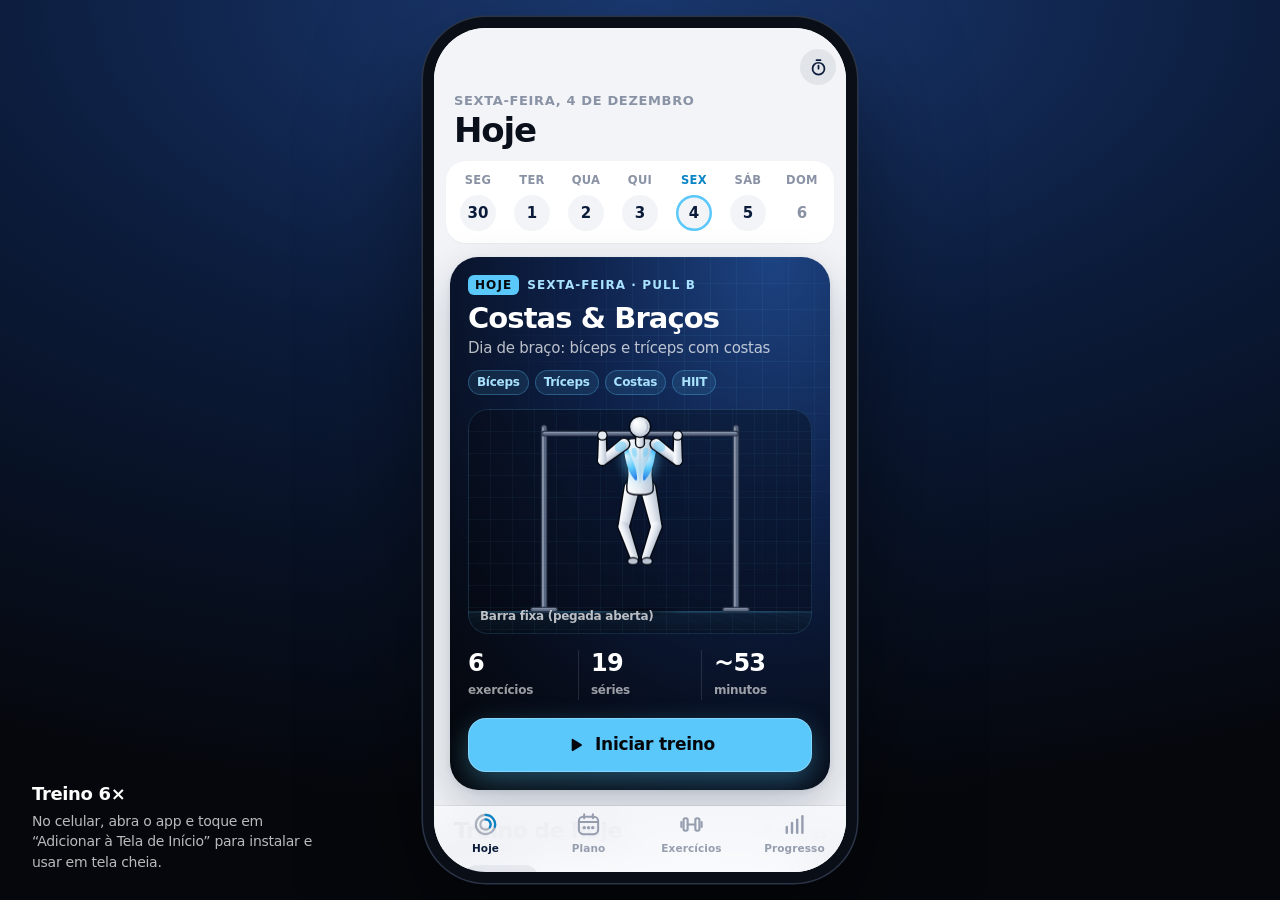
<file: index.html>
<!DOCTYPE html>
<html lang="pt-BR">
<head>
<meta charset="utf-8">
<meta name="viewport" content="width=device-width, initial-scale=1, viewport-fit=cover, user-scalable=no">
<meta name="theme-color" content="#F2F4F7">
<meta name="apple-mobile-web-app-capable" content="yes">
<meta name="mobile-web-app-capable" content="yes">
<meta name="apple-mobile-web-app-status-bar-style" content="default">
<meta name="apple-mobile-web-app-title" content="Treino 6×">
<meta name="application-name" content="Treino 6×">
<meta name="description" content="App de treino de 6 dias com animações, cronômetro e timer de descanso.">
<title>Treino 6×</title>
<link rel="apple-touch-icon" href="icons/apple-touch-icon.png">
<link rel="icon" href="data:image/svg+xml,%3Csvg xmlns='http://www.w3.org/2000/svg' viewBox='0 0 32 32'%3E%3Crect width='32' height='32' rx='9' fill='%230B1B3A'/%3E%3Cpath d='M11 16h10M8.5 12v8M23.5 12v8M5.5 14v4M26.5 14v4' stroke='%235AC8FA' stroke-width='2.6' stroke-linecap='round'/%3E%3C/svg%3E">
<style>
/* =====================================================================
   ESTILO DO APP — branco, azul-marinho, azul-claro, preto e cinza-claro
   ===================================================================== */
:root {
  --white: #FFFFFF;
  --bg: #F2F4F7;
  --bg-2: #E8ECF1;
  --line: #E1E5EC;
  --sep: rgba(60, 67, 85, .16);
  --gray: #8A93A5;
  --gray-2: #5D6678;
  --ink: #0A0F1C;
  --navy: #0B1B3A;
  --navy-2: #12284F;
  --navy-3: #1B3A73;
  --blue: #5AC8FA;
  --blue-2: #A8E2FF;
  --blue-ink: #0A84C6;
  --black: #05070C;
  --sheet: cubic-bezier(.32, .72, 0, 1);
  --ease: cubic-bezier(.25, .1, .25, 1);
  --font: -apple-system, BlinkMacSystemFont, "SF Pro Text", "SF Pro Display", "Inter", "Segoe UI", system-ui, sans-serif;
  --safe-t: env(safe-area-inset-top, 0px);
  --safe-b: env(safe-area-inset-bottom, 0px);
  --tab-h: 54px;
  --nb-h: 46px;
}

* { box-sizing: border-box; }
html, body { height: 100%; margin: 0; overflow: hidden; background: var(--bg); overscroll-behavior: none; }
body {
  font-family: var(--font); color: var(--ink); font-size: 17px; line-height: 1.35; letter-spacing: -0.016em;
  -webkit-font-smoothing: antialiased; -moz-osx-font-smoothing: grayscale; -webkit-tap-highlight-color: transparent;
  -webkit-user-select: none; user-select: none; -webkit-touch-callout: none;
}
input { -webkit-user-select: text; user-select: text; }
button { font: inherit; color: inherit; border: 0; background: none; cursor: pointer; padding: 0; -webkit-tap-highlight-color: transparent; }
button:focus-visible, input:focus-visible { outline: 3px solid rgba(90, 200, 250, .75); outline-offset: 2px; border-radius: 12px; }
img, svg, canvas { display: block; }
.tnum { font-variant-numeric: tabular-nums; }
[hidden] { display: none !important; }

/* ---------------- casca do app ---------------- */
.app { position: relative; width: 100%; height: 100vh; height: 100dvh; overflow: hidden; background: var(--bg); isolation: isolate; }
.views { position: absolute; inset: 0; }
.view { position: absolute; inset: 0; overflow: hidden; }
.screen { position: absolute; inset: 0; background: var(--bg); overflow: hidden; touch-action: pan-y; will-change: transform; }
.screen.pushed { box-shadow: -14px 0 40px rgba(5, 7, 12, .14); }
.screen::after { content: ""; position: absolute; inset: 0; z-index: 30; background: rgba(5, 7, 12, .14); opacity: 0; pointer-events: none; transition: opacity .45s var(--sheet); }
.screen.dim::after { opacity: var(--dim, 1); }
.screen.dragging::after { transition: none; }
.screen.covered { visibility: hidden; }
.sc {
  position: absolute; inset: 0; overflow-y: auto; overflow-x: hidden; -webkit-overflow-scrolling: touch; overscroll-behavior-y: contain;
  padding: calc(var(--nb-h) + var(--safe-t)) 0 calc(var(--tab-h) + var(--safe-b) + 30px);
}
.app.has-mini .sc { padding-bottom: calc(var(--tab-h) + var(--safe-b) + 100px); }

/* barra de navegação translúcida */
.nb {
  position: absolute; z-index: 20; top: 0; left: 0; right: 0; height: calc(var(--nb-h) + var(--safe-t)); padding: var(--safe-t) 10px 0;
  display: grid; grid-template-columns: 1fr minmax(0, auto) 1fr; align-items: center; gap: 6px;
  transition: background-color .25s, box-shadow .25s;
}
.nb.solid { background: rgba(242, 244, 247, .82); -webkit-backdrop-filter: saturate(180%) blur(20px); backdrop-filter: saturate(180%) blur(20px); box-shadow: 0 .5px 0 var(--sep); }
.nb-t { font-size: 17px; font-weight: 650; text-align: center; white-space: nowrap; overflow: hidden; text-overflow: ellipsis; max-width: 230px; opacity: 0; transform: translateY(5px); transition: opacity .2s, transform .3s var(--sheet); }
.nb.solid .nb-t, .nb.show-t .nb-t { opacity: 1; transform: none; }
.nb-l { justify-self: start; min-width: 0; }
.nb-r { justify-self: end; display: flex; gap: 8px; }
.nb-back { display: flex; align-items: center; color: var(--navy-3); font-size: 17px; height: 44px; padding-right: 8px; max-width: 120px; white-space: nowrap; }
.nb-back span { overflow: hidden; text-overflow: ellipsis; }
.nb-back svg { width: 26px; height: 26px; margin-left: -6px; flex: none; }
.nb-back:active { opacity: .5; }
.nb-btn { width: 36px; height: 36px; border-radius: 50%; display: grid; place-items: center; color: var(--navy); background: rgba(11, 27, 58, .07); transition: transform .12s var(--ease); }
.nb-btn:active { transform: scale(.9); }
.nb-btn svg { width: 19px; height: 19px; }

/* título grande */
.lt { padding: 2px 20px 8px; }
.lt .k { font-size: 13px; font-weight: 700; letter-spacing: .05em; text-transform: uppercase; color: var(--gray); }
.lt h1 { margin: 1px 0 0; font-size: 34px; line-height: 1.12; font-weight: 800; letter-spacing: -0.034em; }
.lt p { margin: 3px 0 0; color: var(--gray-2); font-size: 15px; }

/* seções */
.sh { display: flex; align-items: baseline; justify-content: space-between; gap: 10px; margin: 26px 20px 10px; }
.sh h2 { margin: 0; font-size: 22px; font-weight: 750; letter-spacing: -0.026em; }
.sh span { font-size: 15px; color: var(--gray); white-space: nowrap; }
.note { margin: 10px 24px 0; color: var(--gray); font-size: 13px; line-height: 1.4; }

/* lista agrupada (inset grouped) */
.group { margin: 0 16px; background: var(--white); border-radius: 18px; overflow: hidden; box-shadow: 0 1px 2px rgba(11, 27, 58, .04); }
.row {
  display: flex; align-items: center; gap: 12px; width: 100%; min-height: 58px; padding: 10px 14px; text-align: left;
  position: relative; background: var(--white); transition: background-color .15s;
}
button.row:active, .row.tap:active { background: #E6E9EF; }
.row + .row::before { content: ""; position: absolute; top: 0; right: 0; left: var(--inset, 16px); height: .5px; background: var(--sep); }
.row .tx { flex: 1; min-width: 0; }
.row .t1 { font-size: 16.5px; font-weight: 600; letter-spacing: -0.018em; line-height: 1.24; }
.row .t2 { font-size: 13.5px; color: var(--gray-2); margin-top: 2px; white-space: nowrap; overflow: hidden; text-overflow: ellipsis; }
.row .t3 { font-size: 12.5px; color: var(--gray); margin-top: 3px; display: flex; gap: 4px 8px; flex-wrap: wrap; }
.row .chev { width: 17px; height: 17px; color: #B5BCC9; flex: none; }
.row .val { font-weight: 700; color: var(--navy); font-size: 16px; white-space: nowrap; }
.row .ic { width: 32px; height: 32px; border-radius: 9px; display: grid; place-items: center; flex: none; background: var(--navy); color: var(--blue); }
.row .ic svg { width: 18px; height: 18px; }
.row.danger .t1 { color: #D0342C; }
.row.danger .ic { background: #FDECEB; color: #D0342C; }
.row .num { width: 22px; font-size: 13px; font-weight: 800; color: var(--gray); text-align: center; flex: none; }
.thumb { position: relative; width: 74px; height: 56px; border-radius: 13px; overflow: hidden; flex: none; }
.thumb.lg { width: 104px; height: 78px; }
.badge-day { width: 46px; height: 46px; border-radius: 13px; display: grid; place-items: center; flex: none; font-size: 12.5px; font-weight: 800; letter-spacing: .05em; text-transform: uppercase; background: var(--navy); color: #fff; }
.badge-day.today { background: var(--blue); color: var(--black); box-shadow: 0 4px 14px rgba(90, 200, 250, .45); }
.badge-day.rest { background: var(--bg-2); color: var(--gray-2); }
.done-ic { width: 24px; height: 24px; border-radius: 50%; display: grid; place-items: center; background: var(--navy); color: var(--blue); flex: none; }
.done-ic svg { width: 13px; height: 13px; }
.pill { display: inline-flex; align-items: center; height: 20px; padding: 0 8px; border-radius: 10px; font-size: 11px; font-weight: 800; letter-spacing: .04em; text-transform: uppercase; background: rgba(90, 200, 250, .18); color: var(--blue-ink); vertical-align: 2px; margin-left: 6px; }

/* músculos (pontos) */
.mus { display: flex; flex-wrap: wrap; gap: 4px 9px; font-size: 13px; color: var(--gray-2); }
.mus .p, .mus .s { display: inline-flex; align-items: center; gap: 5px; white-space: nowrap; }
.mus .p { color: var(--navy); font-weight: 700; }
.mus .p::before, .mus .s::before { content: ""; width: 7px; height: 7px; border-radius: 50%; background: var(--blue); box-shadow: 0 0 6px rgba(90, 200, 250, .9); }
.mus .s::before { background: rgba(90, 200, 250, .45); box-shadow: none; }

/* ---------------- palco (animação) ---------------- */
.stage { position: relative; overflow: hidden; isolation: isolate; background: radial-gradient(120% 95% at 50% 28%, #183466 0%, #0B1838 46%, #05070C 100%); }
.stage::before {
  content: ""; position: absolute; inset: 0; z-index: -1;
  background-image: linear-gradient(rgba(90, 200, 250, .05) 1px, transparent 1px), linear-gradient(90deg, rgba(90, 200, 250, .05) 1px, transparent 1px);
  background-size: 22px 22px;
}
.stage canvas { position: absolute; inset: 0; width: 100%; height: 100%; }
.stage .cap { position: absolute; left: 12px; bottom: 10px; font-size: 12px; color: rgba(255, 255, 255, .72); font-weight: 600; }

/* ---------------- semana (hoje) ---------------- */
.wk { display: grid; grid-template-columns: repeat(7, 1fr); gap: 2px; margin: 4px 12px 0; padding: 12px 6px; background: var(--white); border-radius: 20px; box-shadow: 0 1px 2px rgba(11, 27, 58, .04); }
.wk button { display: flex; flex-direction: column; align-items: center; gap: 7px; }
.wk .l { font-size: 11.5px; font-weight: 700; color: var(--gray); letter-spacing: .03em; }
.wk .c { width: 36px; height: 36px; border-radius: 50%; display: grid; place-items: center; font-size: 15px; font-weight: 700; color: var(--navy); background: var(--bg); transition: transform .12s; }
.wk button:active .c { transform: scale(.9); }
.wk .done .c { background: var(--navy); color: var(--blue); box-shadow: 0 4px 12px rgba(11, 27, 58, .25); }
.wk .today .c { box-shadow: inset 0 0 0 2.5px var(--blue); }
.wk .today.done .c { box-shadow: inset 0 0 0 2.5px var(--blue), 0 4px 12px rgba(11, 27, 58, .25); }
.wk .today .l { color: var(--blue-ink); }
.wk .rest .c { background: transparent; color: var(--gray); }

/* ---------------- cartão do treino ---------------- */
.hero-card {
  position: relative; overflow: hidden; margin: 14px 16px 0; padding: 18px; border-radius: 28px; color: #fff;
  background: radial-gradient(130% 120% at 85% 0%, #1D4382 0%, #0E2149 40%, #070D1C 78%, #05070C 100%);
  box-shadow: 0 2px 6px rgba(11, 27, 58, .08), 0 20px 50px rgba(11, 27, 58, .22);
}
.hero-card::before {
  content: ""; position: absolute; inset: 0; pointer-events: none;
  background-image: linear-gradient(rgba(90, 200, 250, .07) 1px, transparent 1px), linear-gradient(90deg, rgba(90, 200, 250, .07) 1px, transparent 1px);
  background-size: 26px 26px; -webkit-mask-image: radial-gradient(90% 80% at 70% 20%, #000 15%, transparent 72%); mask-image: radial-gradient(90% 80% at 70% 20%, #000 15%, transparent 72%);
}
.hero-card > * { position: relative; }
.hc-eye { font-size: 12px; font-weight: 700; letter-spacing: .09em; text-transform: uppercase; color: var(--blue-2); display: flex; align-items: center; gap: 8px; flex-wrap: wrap; }
.hc-eye .now { background: var(--blue); color: var(--black); border-radius: 6px; padding: 2px 7px; }
.hc-eye .ok { background: rgba(255, 255, 255, .14); color: #fff; border-radius: 6px; padding: 2px 7px; }
.hero-card h2 { margin: 8px 0 4px; font-size: 29px; line-height: 1.06; letter-spacing: -0.032em; font-weight: 800; }
.hc-sub { margin: 0; color: rgba(255, 255, 255, .72); font-size: 15px; }
.hc-stage { margin-top: 14px; border-radius: 20px; aspect-ratio: 16 / 10.5; box-shadow: inset 0 0 0 1px rgba(90, 200, 250, .14); background: rgba(5, 7, 12, .35); }
.metrics { display: flex; margin-top: 16px; }
.metric { flex: 1; padding-right: 12px; margin-right: 12px; border-right: 1px solid rgba(255, 255, 255, .12); }
.metric:last-child { border: 0; margin: 0; padding: 0; }
.metric b { display: block; font-size: 24px; font-weight: 800; letter-spacing: -0.03em; line-height: 1.1; }
.metric span { font-size: 12px; color: rgba(255, 255, 255, .6); font-weight: 600; }
.start-btn {
  margin-top: 18px; width: 100%; display: flex; align-items: center; justify-content: center; gap: 10px; height: 54px; border-radius: 18px;
  background: var(--blue); color: var(--black); font-weight: 750; font-size: 17px; letter-spacing: -0.015em;
  box-shadow: inset 0 0 0 1px rgba(255, 255, 255, .25), 0 10px 28px rgba(90, 200, 250, .35); transition: transform .12s var(--ease);
}
.start-btn:active { transform: scale(.97); }
.start-btn svg { width: 20px; height: 20px; }
.tags { display: flex; flex-wrap: wrap; gap: 6px; margin-top: 12px; }
.tag { font-size: 12px; font-weight: 600; padding: 4px 9px; border-radius: 999px; color: var(--blue-2); background: rgba(90, 200, 250, .1); box-shadow: inset 0 0 0 1px rgba(90, 200, 250, .3); }

.rest-card { margin: 14px 16px 0; padding: 22px 20px; border-radius: 28px; background: var(--white); box-shadow: 0 1px 2px rgba(11, 27, 58, .04); }
.rest-card .moon { width: 48px; height: 48px; border-radius: 15px; display: grid; place-items: center; background: var(--navy); color: var(--blue); }
.rest-card .moon svg { width: 26px; height: 26px; }
.rest-card h2 { margin: 14px 0 6px; font-size: 26px; letter-spacing: -0.03em; }
.rest-card ul { margin: 10px 0 0; padding-left: 18px; color: var(--gray-2); font-size: 15px; }
.rest-card li { margin: 6px 0; }

/* blocos de números */
.tiles { display: grid; grid-template-columns: 1fr 1fr; gap: 10px; margin: 0 16px; }
.tiles.t3 { grid-template-columns: repeat(3, 1fr); }
.tile { background: var(--white); border-radius: 18px; padding: 14px; box-shadow: 0 1px 2px rgba(11, 27, 58, .04); min-width: 0; }
.tile small { display: block; font-size: 12.5px; font-weight: 650; color: var(--gray-2); }
.tile b { display: block; font-size: 26px; font-weight: 800; letter-spacing: -0.03em; color: var(--navy); margin-top: 4px; line-height: 1.1; }
.tile b em { font-style: normal; font-size: 14px; color: var(--gray); font-weight: 650; margin-left: 2px; }
.tile p { margin: 6px 0 0; font-size: 12.5px; color: var(--gray-2); line-height: 1.38; }
.tile .ti { width: 32px; height: 32px; border-radius: 10px; display: grid; place-items: center; background: var(--navy); color: var(--blue); margin-bottom: 10px; }
.tile .ti svg { width: 18px; height: 18px; }

.chips { display: flex; flex-wrap: wrap; gap: 7px; margin: 0 16px; }
.chip { display: inline-flex; align-items: center; gap: 5px; height: 32px; padding: 0 12px; border-radius: 16px; font-size: 14px; font-weight: 600; background: var(--white); color: var(--navy); box-shadow: inset 0 0 0 1px var(--line); white-space: nowrap; }
.chip b { font-weight: 800; }

/* barras do cardio */
.segs { display: flex; gap: 2px; height: 22px; align-items: flex-end; margin-top: 8px; }
.segs i { flex: var(--w); border-radius: 3px; background: rgba(11, 27, 58, .12); height: 40%; }
.segs i.hi { background: var(--blue); height: 100%; box-shadow: 0 0 8px rgba(90, 200, 250, .6); }

/* aviso de backup */
.banner { display: flex; align-items: center; gap: 12px; width: calc(100% - 32px); margin: 4px 16px 14px; padding: 12px 14px; border-radius: 18px; text-align: left; background: rgba(90, 200, 250, .16); box-shadow: inset 0 0 0 1px rgba(90, 200, 250, .45); transition: transform .12s var(--ease); }
.banner:active { transform: scale(.98); }
.banner .ic { width: 34px; height: 34px; border-radius: 10px; display: grid; place-items: center; background: var(--navy); color: var(--blue); flex: none; }
.banner .ic svg { width: 19px; height: 19px; }
.banner .tx { flex: 1; min-width: 0; }
.banner b { display: block; font-size: 16px; color: var(--navy); }
.banner span { display: block; font-size: 13.5px; color: var(--gray-2); margin-top: 1px; }
.banner .chev { width: 17px; height: 17px; color: var(--navy-3); flex: none; }

/* ---------------- anel de progresso ---------------- */
.ring-card { margin: 4px 16px 0; padding: 18px; border-radius: 26px; color: #fff; display: flex; align-items: center; gap: 18px; background: radial-gradient(120% 140% at 100% 0%, #1D4382 0%, #0E2149 45%, #05070C 100%); box-shadow: 0 16px 40px rgba(11, 27, 58, .2); }
.ring { width: 112px; height: 112px; flex: none; position: relative; }
.ring svg { width: 112px; height: 112px; transform: rotate(-90deg); overflow: visible; }
.ring circle { fill: none; stroke-width: 12; }
.ring .bg { stroke: rgba(255, 255, 255, .1); }
.ring .fg { stroke: var(--blue); stroke-linecap: round; transition: stroke-dashoffset 1s var(--sheet); filter: drop-shadow(0 0 7px rgba(90, 200, 250, .6)); }
.ring .ctr { position: absolute; inset: 0; display: grid; place-items: center; text-align: center; font-size: 28px; font-weight: 800; letter-spacing: -0.03em; line-height: 1; }
.ring .ctr small { display: block; font-size: 12px; font-weight: 600; color: var(--blue-2); letter-spacing: 0; margin-top: 4px; }
.rc-k { font-size: 12px; font-weight: 700; letter-spacing: .09em; text-transform: uppercase; color: var(--blue-2); }
.rc-big { font-size: 22px; font-weight: 800; letter-spacing: -0.025em; margin-top: 4px; line-height: 1.15; }
.rc-sub { color: rgba(255, 255, 255, .7); font-size: 14px; margin-top: 6px; }

/* ---------------- detalhe do exercício ---------------- */
.x-stage { margin: 6px 16px 0; border-radius: 26px; aspect-ratio: 4 / 3.35; }
.stage-ui { position: absolute; left: 10px; right: 10px; bottom: 10px; display: flex; align-items: center; gap: 8px; z-index: 2; }
.phase { flex: 1; min-width: 0; display: flex; color: #fff; font-size: 14px; font-weight: 600; letter-spacing: -0.01em; }
.phase span {
  padding: 7px 12px; border-radius: 999px; background: rgba(5, 7, 12, .52); -webkit-backdrop-filter: blur(14px); backdrop-filter: blur(14px);
  box-shadow: inset 0 0 0 1px rgba(90, 200, 250, .25); white-space: nowrap; overflow: hidden; text-overflow: ellipsis; max-width: 100%;
}
.phase span:empty { display: none; }
.phase span::before { content: ""; display: inline-block; width: 7px; height: 7px; border-radius: 50%; background: var(--blue); margin-right: 8px; box-shadow: 0 0 8px var(--blue); vertical-align: 1px; }
.ctl { height: 34px; min-width: 34px; padding: 0 11px; border-radius: 999px; display: inline-flex; align-items: center; justify-content: center; gap: 6px; color: #fff; font-size: 13px; font-weight: 700; background: rgba(5, 7, 12, .52); -webkit-backdrop-filter: blur(14px); backdrop-filter: blur(14px); box-shadow: inset 0 0 0 1px rgba(255, 255, 255, .14); transition: transform .12s; flex: none; }
.ctl:active { transform: scale(.92); }
.ctl svg { width: 14px; height: 14px; }
.ctl.on { background: var(--blue); color: var(--black); }
.x-head { padding: 16px 20px 0; }
.x-head h1 { margin: 0 0 8px; font-size: 27px; line-height: 1.12; letter-spacing: -0.03em; font-weight: 800; }
.presc { display: grid; grid-template-columns: repeat(3, 1fr); gap: 8px; margin: 16px 16px 0; }
.presc .box { background: var(--white); border-radius: 16px; padding: 10px 12px; box-shadow: 0 1px 2px rgba(11, 27, 58, .04); min-width: 0; }
.presc .box b { display: block; font-size: 19px; letter-spacing: -0.02em; color: var(--navy); white-space: nowrap; overflow: hidden; text-overflow: ellipsis; }
.presc .box span { font-size: 11.5px; color: var(--gray); font-weight: 700; text-transform: uppercase; letter-spacing: .05em; }
.presc .box.wide { grid-column: 1 / -1; }
.presc .box.wide b { font-size: 15px; white-space: normal; }
.btn-sec { margin: 10px 16px 0; width: calc(100% - 32px); height: 48px; border-radius: 16px; background: var(--navy); color: #fff; display: flex; align-items: center; justify-content: center; gap: 8px; font-weight: 650; font-size: 16px; transition: transform .12s var(--ease); }
.btn-sec:active { transform: scale(.97); }
.btn-sec svg { width: 18px; height: 18px; color: var(--blue); }
.seg { position: relative; display: grid; grid-template-columns: 1fr 1fr; margin: 20px 16px 0; padding: 2px; border-radius: 11px; background: rgba(118, 118, 128, .14); }
.seg i { position: absolute; top: 2px; bottom: 2px; left: 2px; width: calc(50% - 2px); border-radius: 9px; background: #fff; box-shadow: 0 3px 8px rgba(0, 0, 0, .12), 0 3px 1px rgba(0, 0, 0, .04); transition: transform .4s var(--sheet); }
.seg.r i { transform: translateX(100%); }
.seg button { position: relative; z-index: 1; height: 32px; font-size: 14px; font-weight: 650; color: var(--gray-2); transition: color .2s; }
.seg button[aria-selected="true"] { color: var(--ink); }
.panel { margin: 14px 16px 0; animation: fadeIn .35s var(--ease); }
@keyframes fadeIn { from { opacity: 0; transform: translateY(6px); } to { opacity: 1; transform: none; } }
.cues { display: grid; gap: 10px; }
.cue { background: var(--white); border-radius: 18px; padding: 14px 16px; box-shadow: 0 1px 2px rgba(11, 27, 58, .04); }
.cue h5 { margin: 0 0 6px; font-size: 12.5px; letter-spacing: .07em; text-transform: uppercase; color: var(--navy-3); display: flex; align-items: center; gap: 8px; }
.cue h5 svg { width: 16px; height: 16px; color: var(--blue-ink); }
.cue ul { margin: 0; padding-left: 18px; }
.cue li { margin: 4px 0; color: #222A3A; font-size: 15px; line-height: 1.4; }
.cue p { margin: 0; color: #222A3A; font-size: 15px; line-height: 1.4; }
.cue.warn { background: var(--navy); }
.cue.warn h5 { color: var(--blue-2); }
.cue.warn h5 svg { color: var(--blue); }
.cue.warn li { color: rgba(255, 255, 255, .88); }
.mus-panel { background: radial-gradient(120% 90% at 50% 10%, #13284F 0%, #08122A 60%, #05070C 100%); border-radius: 24px; padding: 16px; color: #fff; }
.mus-panel h4 { margin: 0 0 6px; font-size: 12px; letter-spacing: .08em; text-transform: uppercase; color: var(--blue-2); }
.bodymap { display: grid; grid-template-columns: 1fr 1fr; gap: 6px; }
.bodymap figure { margin: 0; text-align: center; }
.bodymap svg { width: 100%; height: auto; max-height: 280px; }
.bodymap figcaption { font-size: 12px; color: rgba(255, 255, 255, .55); font-weight: 600; margin-top: 2px; }
.sil * { fill: #1A2849; }
.sil line { stroke: #1A2849; fill: none; }
.m-off * { fill: #22345C; }
.m-sec * { fill: rgba(90, 200, 250, .5); }
.m-pri * { fill: #5AC8FA; }
.m-list { margin-top: 12px; display: grid; gap: 8px; font-size: 14.5px; }
.m-list div { display: flex; gap: 10px; align-items: baseline; }
.m-list b { font-size: 11px; letter-spacing: .06em; text-transform: uppercase; color: var(--blue-2); min-width: 84px; }
.legend-row { display: flex; gap: 12px; align-items: center; font-size: 12.5px; color: var(--gray-2); font-weight: 600; margin: 10px 20px 0; flex-wrap: wrap; }
.legend-row i { display: inline-block; width: 9px; height: 9px; border-radius: 50%; margin-right: 5px; }
.legend-row .lp { background: var(--blue); box-shadow: 0 0 8px var(--blue); }
.legend-row .ls { background: rgba(90, 200, 250, .45); }
.legend-row .lt2 { border-top: 1.5px dashed var(--blue); width: 14px; height: 0; border-radius: 0; vertical-align: 3px; }

/* ---------------- biblioteca ---------------- */
.search { margin: 4px 16px 0; display: flex; align-items: center; gap: 7px; height: 40px; padding: 0 10px; border-radius: 12px; background: rgba(118, 118, 128, .13); color: var(--gray); }
.search svg { width: 18px; height: 18px; flex: none; }
.search input { flex: 1; min-width: 0; border: 0; background: transparent; outline: none; font: 17px var(--font); color: var(--ink); letter-spacing: -0.016em; }
.search input::placeholder { color: var(--gray); }
.filters { display: flex; gap: 8px; overflow-x: auto; padding: 12px 16px 2px; scrollbar-width: none; }
.filters::-webkit-scrollbar { display: none; }
.filters button { flex: none; height: 34px; padding: 0 15px; border-radius: 17px; font-size: 14.5px; font-weight: 650; background: var(--white); color: var(--navy); box-shadow: inset 0 0 0 1px var(--line); transition: background .2s, color .2s, transform .12s; }
.filters button:active { transform: scale(.95); }
.filters button[aria-pressed="true"] { background: var(--navy); color: #fff; box-shadow: none; }
.grid2 { display: grid; grid-template-columns: 1fr 1fr; gap: 12px; margin: 0 16px; }
.tile-ex { background: var(--white); border-radius: 20px; overflow: hidden; text-align: left; box-shadow: 0 1px 2px rgba(11, 27, 58, .05); transition: transform .14s var(--ease); display: flex; flex-direction: column; }
.tile-ex:active { transform: scale(.97); }
.tile-ex .stage { aspect-ratio: 4 / 3.1; }
.tile-ex .tb { padding: 10px 12px 12px; }
.tile-ex h4 { margin: 0; font-size: 14.5px; line-height: 1.22; letter-spacing: -0.015em; font-weight: 700; }
.tile-ex .mus { margin-top: 6px; font-size: 12px; }
.tile-ex .days { margin-top: 7px; font-size: 11.5px; font-weight: 700; color: var(--blue-ink); letter-spacing: .02em; }
.empty { margin: 30px 24px; text-align: center; color: var(--gray); font-size: 15px; }

/* ---------------- interruptor ---------------- */
.sw { position: relative; width: 51px; height: 31px; flex: none; }
.sw input { position: absolute; inset: 0; opacity: 0; margin: 0; cursor: pointer; z-index: 1; }
.sw span { position: absolute; inset: 0; border-radius: 16px; background: rgba(120, 120, 128, .26); transition: background .25s; }
.sw span::after { content: ""; position: absolute; top: 2px; left: 2px; width: 27px; height: 27px; border-radius: 50%; background: #fff; box-shadow: 0 3px 8px rgba(0, 0, 0, .15), 0 3px 1px rgba(0, 0, 0, .06); transition: transform .35s var(--sheet); }
.sw input:checked + span { background: var(--navy-3); }
.sw input:checked + span::after { transform: translateX(20px); }
.sw input:focus-visible + span { outline: 3px solid rgba(90, 200, 250, .75); outline-offset: 2px; }
.install-help { padding: 0 16px 14px 60px; font-size: 14px; color: var(--gray-2); line-height: 1.45; background: var(--white); }
.install-help b { color: var(--navy); }

/* ---------------- barra de abas ---------------- */
.tabbar {
  position: absolute; z-index: 50; left: 0; right: 0; bottom: 0; height: calc(var(--tab-h) + var(--safe-b)); padding-bottom: var(--safe-b);
  display: grid; grid-template-columns: repeat(4, 1fr);
  background: rgba(249, 250, 252, .86); -webkit-backdrop-filter: saturate(180%) blur(22px); backdrop-filter: saturate(180%) blur(22px);
  box-shadow: 0 -.5px 0 var(--sep);
}
.tabbar button { position: relative; display: flex; flex-direction: column; align-items: center; justify-content: center; gap: 3px; color: #959DAE; font-size: 10.5px; font-weight: 650; letter-spacing: .01em; transition: color .2s; }
.tabbar svg { width: 27px; height: 27px; transition: transform .25s var(--sheet); }
.tabbar svg .a { transition: stroke .2s, fill .2s; }
.tabbar button:active svg { transform: scale(.86); }
.tabbar button[aria-selected="true"] { color: var(--navy); }
.tabbar button.badge::after { content: ""; position: absolute; top: 7px; left: calc(50% + 9px); width: 9px; height: 9px; border-radius: 50%; background: var(--blue); box-shadow: 0 0 0 2px rgba(249, 250, 252, .95), 0 0 8px rgba(90, 200, 250, .8); }
.tabbar button[aria-selected="true"] svg .a { stroke: var(--blue-ink); }
.tabbar button[aria-selected="true"] svg .af { fill: var(--blue); }

/* ---------------- mini player do treino ---------------- */
.mini {
  position: absolute; z-index: 45; left: 10px; right: 10px; bottom: calc(var(--tab-h) + var(--safe-b) + 8px); height: 62px; border-radius: 20px;
  display: flex; align-items: center; gap: 12px; padding: 0 10px 0 8px; color: #fff; text-align: left;
  background: rgba(8, 14, 30, .9); -webkit-backdrop-filter: saturate(180%) blur(24px); backdrop-filter: saturate(180%) blur(24px);
  box-shadow: 0 14px 34px rgba(5, 7, 12, .3), inset 0 0 0 1px rgba(255, 255, 255, .08);
  transform: translateY(calc(100% + 80px)); visibility: hidden; transition: transform .5s var(--sheet), visibility 0s .5s;
}
.mini.on { transform: none; visibility: visible; transition: transform .5s var(--sheet), visibility 0s; }
.mini:active { transform: scale(.98); }
.mini .thumb { width: 60px; height: 46px; border-radius: 12px; }
.mini .tx { flex: 1; min-width: 0; }
.mini small { display: flex; align-items: center; gap: 6px; font-size: 11px; font-weight: 700; letter-spacing: .07em; text-transform: uppercase; color: var(--blue-2); }
.mini small::before { content: ""; width: 7px; height: 7px; border-radius: 50%; background: var(--blue); box-shadow: 0 0 8px var(--blue); animation: blink 1.6s infinite; }
@keyframes blink { 50% { opacity: .35; } }
.mini b { display: block; font-size: 15px; font-weight: 650; white-space: nowrap; overflow: hidden; text-overflow: ellipsis; margin-top: 1px; }
.mini .tm { font-size: 20px; font-weight: 700; letter-spacing: -0.02em; }
.mini .go { width: 38px; height: 38px; border-radius: 50%; background: var(--blue); color: var(--black); display: grid; place-items: center; flex: none; }
.mini .go svg { width: 18px; height: 18px; }

/* ---------------- timer flutuante ---------------- */
.dock {
  position: absolute; z-index: 70; left: 10px; right: 10px; bottom: calc(var(--tab-h) + var(--safe-b) + 8px);
  transform: translateY(calc(100% + 120px)); visibility: hidden; transition: transform .5s var(--sheet), visibility 0s .5s;
  background: rgba(8, 14, 30, .9); -webkit-backdrop-filter: saturate(180%) blur(24px); backdrop-filter: saturate(180%) blur(24px);
  color: #fff; border-radius: 26px; padding: 12px 12px 12px 14px; box-shadow: 0 18px 50px rgba(5, 7, 12, .35), inset 0 0 0 1px rgba(255, 255, 255, .08);
}
.dock.on { transform: none; visibility: visible; transition: transform .5s var(--sheet), visibility 0s; }
.app.has-mini .dock { bottom: calc(var(--tab-h) + var(--safe-b) + 78px); }
.dock-row { display: flex; align-items: center; gap: 10px; }
.dock .mini-ring { width: 54px; height: 54px; flex: none; position: relative; }
.dock .mini-ring svg { width: 54px; height: 54px; transform: rotate(-90deg); overflow: visible; }
.dock .mini-ring circle { fill: none; stroke-width: 5; }
.dock .mini-ring .bg { stroke: rgba(255, 255, 255, .12); }
.dock .mini-ring .fg { stroke: var(--blue); stroke-linecap: round; }
.dock-t { flex: 1; min-width: 0; }
.dock-t small { display: block; font-size: 11px; color: var(--blue-2); font-weight: 700; letter-spacing: .06em; text-transform: uppercase; white-space: nowrap; overflow: hidden; text-overflow: ellipsis; }
.dock-t b { font-size: 30px; font-weight: 700; letter-spacing: -0.03em; line-height: 1.05; }
.dock .ctl { background: rgba(255, 255, 255, .1); }
.presets { display: flex; gap: 6px; margin-top: 10px; }
.presets button { flex: 1; height: 34px; border-radius: 12px; background: rgba(255, 255, 255, .08); color: #fff; font-weight: 700; font-size: 14px; transition: transform .12s, background .2s; }
.presets button:active { transform: scale(.94); }
.presets button.on { background: var(--blue); color: var(--black); }
.dock.done .fg { stroke: #fff; }
.dock.done { animation: pulse 1s var(--ease) 3; }
@keyframes pulse { 50% { box-shadow: 0 18px 50px rgba(5, 7, 12, .35), 0 0 0 6px rgba(90, 200, 250, .45); } }

/* ---------------- modo treino ---------------- */
.session {
  position: absolute; inset: 0; z-index: 80; background: var(--black); color: #fff; display: flex; flex-direction: column;
  transform: translateY(100%); visibility: hidden; transition: transform .55s var(--sheet), visibility 0s .55s;
}
.session.on { transform: none; visibility: visible; transition: transform .55s var(--sheet), visibility 0s; }
.s-top { display: flex; align-items: center; gap: 10px; padding: calc(8px + var(--safe-t)) 14px 6px; }
.s-top .icon-btn { width: 40px; height: 40px; border-radius: 50%; display: grid; place-items: center; background: rgba(255, 255, 255, .1); color: #fff; flex: none; transition: transform .12s; }
.s-top .icon-btn:active { transform: scale(.9); }
.s-top .icon-btn svg { width: 18px; height: 18px; }
.s-clock { flex: 1; text-align: center; }
.s-clock small { display: block; font-size: 11px; letter-spacing: .1em; text-transform: uppercase; color: var(--blue-2); font-weight: 700; }
.s-clock b { font-size: 30px; font-weight: 700; letter-spacing: -0.02em; line-height: 1.1; }
.s-clock .day { color: rgba(255, 255, 255, .55); letter-spacing: .01em; text-transform: none; font-weight: 600; }
.s-clock.paused b { color: var(--gray); }
.s-prog { display: flex; gap: 3px; padding: 4px 14px 10px; }
.s-prog button { flex: 1; height: 5px; border-radius: 3px; background: rgba(255, 255, 255, .14); position: relative; overflow: hidden; }
.s-prog button.done { background: var(--blue); }
.s-prog button.cur { background: rgba(90, 200, 250, .35); box-shadow: 0 0 0 1px rgba(90, 200, 250, .6); }
.s-prog button i { position: absolute; left: 0; top: 0; bottom: 0; background: var(--blue); }
.s-main { flex: 1; min-height: 0; display: grid; grid-template-rows: minmax(190px, 42%) 1fr; gap: 12px; padding: 0 14px calc(12px + var(--safe-b)); }
.s-stage { border-radius: 24px; min-height: 0; }
.s-info { display: flex; flex-direction: column; min-height: 0; overflow-y: auto; padding: 2px 4px 0; }
.s-eyebrow { font-size: 12px; letter-spacing: .1em; text-transform: uppercase; color: var(--blue-2); font-weight: 700; }
.s-info h2 { margin: 5px 0 4px; font-size: 26px; line-height: 1.08; letter-spacing: -0.03em; }
.s-target { color: rgba(255, 255, 255, .75); font-size: 16px; }
.s-target b { color: #fff; }
.dots { display: flex; gap: 7px; margin: 14px 0 2px; }
.dots i { flex: 0 1 34px; height: 8px; border-radius: 4px; background: rgba(255, 255, 255, .14); transition: background .3s; }
.dots i.on { background: var(--blue); box-shadow: 0 0 10px rgba(90, 200, 250, .7); }
.dots i.cur { background: rgba(90, 200, 250, .3); box-shadow: inset 0 0 0 1.5px var(--blue); }
.load { display: flex; align-items: center; gap: 10px; margin-top: 14px; }
.load label { font-size: 12px; color: rgba(255, 255, 255, .6); font-weight: 700; text-transform: uppercase; letter-spacing: .06em; margin-right: 2px; }
.load .ctl { width: 44px; height: 44px; font-size: 22px; background: rgba(255, 255, 255, .1); }
.load input { width: 88px; height: 44px; border-radius: 14px; border: 0; background: rgba(255, 255, 255, .08); color: #fff; text-align: center; font: 700 22px var(--font); letter-spacing: -0.02em; font-variant-numeric: tabular-nums; }
.load input::-webkit-inner-spin-button { -webkit-appearance: none; }
.load span { color: rgba(255, 255, 255, .6); font-weight: 600; }
.timed { display: flex; align-items: center; gap: 16px; margin-top: 14px; }
.big-ring { width: 112px; height: 112px; position: relative; flex: none; }
.big-ring svg { width: 112px; height: 112px; transform: rotate(-90deg); overflow: visible; }
.big-ring circle { fill: none; stroke-width: 8; }
.big-ring .bg { stroke: rgba(255, 255, 255, .1); }
.big-ring .fg { stroke: var(--blue); stroke-linecap: round; filter: drop-shadow(0 0 8px rgba(90, 200, 250, .7)); }
.big-ring b { position: absolute; inset: 0; display: grid; place-items: center; font-size: 26px; letter-spacing: -0.03em; font-weight: 700; }
.timed-t small { display: block; font-size: 11.5px; color: var(--blue-2); text-transform: uppercase; letter-spacing: .08em; font-weight: 700; }
.timed-t b { display: block; font-size: 18px; letter-spacing: -0.02em; margin-top: 2px; }
.timed-t span { display: block; color: rgba(255, 255, 255, .6); font-size: 14px; margin-top: 4px; }
.timed.hi .fg { stroke: #fff; filter: drop-shadow(0 0 10px rgba(255, 255, 255, .8)); }
.timed.hi .timed-t b { color: var(--blue); }
.s-actions { margin-top: auto; padding-top: 14px; display: grid; gap: 10px; }
.main-btn {
  height: 58px; border-radius: 20px; background: var(--blue); color: var(--black); font-weight: 800; font-size: 18px; letter-spacing: -0.015em;
  display: flex; align-items: center; justify-content: center; gap: 10px; box-shadow: 0 12px 34px rgba(90, 200, 250, .3); transition: transform .12s var(--ease), background .2s;
}
.main-btn:active { transform: scale(.97); }
.main-btn.alt { background: rgba(255, 255, 255, .12); color: #fff; box-shadow: none; }
.main-btn svg { width: 20px; height: 20px; }
.s-nav { display: flex; gap: 8px; }
.s-nav button { flex: 1; height: 44px; border-radius: 14px; background: rgba(255, 255, 255, .08); color: rgba(255, 255, 255, .85); font-weight: 600; font-size: 14.5px; display: flex; align-items: center; justify-content: center; gap: 5px; transition: transform .12s; }
.s-nav button:active { transform: scale(.96); }
.s-nav button:disabled { opacity: .35; }
.s-nav svg { width: 16px; height: 16px; }
.rest-panel {
  position: absolute; left: 0; right: 0; bottom: 0; z-index: 3; padding: 18px 18px calc(18px + var(--safe-b));
  background: rgba(8, 14, 30, .9); -webkit-backdrop-filter: saturate(180%) blur(26px); backdrop-filter: saturate(180%) blur(26px);
  border-radius: 30px 30px 0 0; box-shadow: 0 -20px 60px rgba(0, 0, 0, .5), inset 0 1px 0 rgba(255, 255, 255, .08);
  transform: translateY(calc(100% + 40px)); visibility: hidden; transition: transform .5s var(--sheet), visibility 0s .5s;
}
.rest-panel.on { transform: none; visibility: visible; transition: transform .5s var(--sheet), visibility 0s; }
.rest-in { display: grid; justify-items: center; text-align: center; gap: 8px; }
.rest-panel .big-ring, .rest-panel .big-ring svg { width: 132px; height: 132px; }
.rest-panel .big-ring b { font-size: 36px; }
.rest-panel h4 { margin: 4px 0 0; font-size: 12px; letter-spacing: .1em; text-transform: uppercase; color: var(--blue-2); }
.rest-panel .next { margin: 0 0 6px; font-size: 16px; color: rgba(255, 255, 255, .88); }
.rest-panel .next b { color: #fff; }
.rest-btns { display: flex; gap: 8px; width: 100%; }
.rest-btns button { flex: 1; height: 50px; border-radius: 16px; background: rgba(255, 255, 255, .1); font-weight: 700; transition: transform .12s; }
.rest-btns button:active { transform: scale(.95); }
.rest-btns button.skip { background: var(--blue); color: var(--black); }
.summary { position: absolute; inset: 0; z-index: 5; display: grid; place-items: center; padding: 24px; background: radial-gradient(100% 80% at 50% 20%, #163064 0%, #070D1C 60%, #05070C 100%); opacity: 0; visibility: hidden; transition: opacity .4s, visibility 0s .4s; }
.summary.on { opacity: 1; visibility: visible; transition: opacity .4s, visibility 0s; }
.sum-in { text-align: center; width: 100%; }
.sum-badge { width: 84px; height: 84px; border-radius: 50%; margin: 0 auto; display: grid; place-items: center; background: var(--blue); color: var(--black); box-shadow: 0 0 60px rgba(90, 200, 250, .6); }
.sum-badge svg { width: 40px; height: 40px; }
.sum-in h2 { margin: 20px 0 6px; font-size: 32px; letter-spacing: -0.035em; }
.sum-in p { margin: 0; color: rgba(255, 255, 255, .7); }
.sum-stats { display: grid; grid-template-columns: repeat(3, 1fr); gap: 10px; margin: 24px 0; }
.sum-stats div { background: rgba(255, 255, 255, .06); border-radius: 18px; padding: 14px 6px; }
.sum-stats b { display: block; font-size: 22px; letter-spacing: -0.03em; }
.sum-saved { display: flex; align-items: center; justify-content: center; gap: 8px; margin: -8px 0 18px; color: var(--blue-2); font-size: 14.5px; font-weight: 650; }
.sum-saved svg { width: 16px; height: 16px; color: var(--blue); }
.link-btn { margin-top: 14px; padding: 8px 12px; color: rgba(255, 255, 255, .6); font-size: 15px; font-weight: 600; }
.link-btn:active { opacity: .5; }
.sum-stats span { font-size: 11px; color: rgba(255, 255, 255, .6); font-weight: 700; text-transform: uppercase; letter-spacing: .06em; }

/* ---------------- aviso + abertura ---------------- */
.toast {
  position: absolute; z-index: 90; left: 50%; top: calc(10px + var(--safe-t)); max-width: calc(100% - 32px); transform: translate(-50%, calc(-100% - 40px));
  background: var(--navy); color: #fff; padding: 10px 16px; border-radius: 999px; font-size: 14.5px; font-weight: 600; text-align: center;
  box-shadow: 0 10px 30px rgba(11, 27, 58, .3); visibility: hidden; transition: transform .45s var(--sheet), visibility 0s .45s;
}
.toast-act { margin-left: 10px; color: var(--blue); font-weight: 750; font-size: 14.5px; }
.toast.on { transform: translate(-50%, 0); visibility: visible; transition: transform .45s var(--sheet), visibility 0s; }
.launch { position: absolute; inset: 0; z-index: 100; display: grid; place-items: center; background: radial-gradient(110% 80% at 50% 30%, #1B3A73 0%, #0B1B3A 45%, #05070C 100%); transition: opacity .5s var(--ease), visibility 0s .5s; }
.launch.out { opacity: 0; visibility: hidden; }
.launch .logo { display: grid; justify-items: center; gap: 14px; color: #fff; animation: pop .7s var(--sheet); }
.launch .logo img, .launch .logo svg { width: 96px; height: 96px; border-radius: 24px; box-shadow: 0 20px 50px rgba(0, 0, 0, .4), 0 0 0 1px rgba(255, 255, 255, .1); }
.launch .logo b { font-size: 22px; letter-spacing: -0.02em; }
@keyframes pop { from { transform: scale(.86); opacity: 0; } to { transform: none; opacity: 1; } }

.desk-note { display: none; }

/* ---------------- computador: app dentro de um aparelho ---------------- */
@media (min-width: 720px) and (min-height: 620px) {
  html, body { background: radial-gradient(120% 90% at 50% 0%, #1B3A73 0%, #0B1B3A 45%, #05070C 100%); }
  body { display: grid; place-items: center; }
  .app {
    width: 412px; height: min(892px, calc(100vh - 56px)); border-radius: 52px; --safe-t: 16px; --safe-b: 12px;
    box-shadow: 0 0 0 11px #0A0E17, 0 0 0 12.5px #2B3447, 0 50px 120px rgba(0, 0, 0, .55);
  }
  .desk-note { display: block; position: fixed; left: 32px; bottom: 28px; max-width: 280px; color: rgba(255, 255, 255, .72); font-size: 14px; line-height: 1.45; }
  .desk-note b { color: #fff; display: block; font-size: 18px; margin-bottom: 4px; letter-spacing: -0.02em; }
}

/* ---------------- acessibilidade ---------------- */
@media (prefers-reduced-motion: reduce) {
  *, *::before, *::after { animation-duration: .01ms !important; animation-iteration-count: 1 !important; }
  .dock, .mini, .rest-panel, .session, .toast, .summary { transition: opacity .2s ease, visibility 0s !important; }
}
@media (prefers-reduced-transparency: reduce) {
  .nb.solid, .tabbar { background: var(--white); -webkit-backdrop-filter: none; backdrop-filter: none; }
  .dock, .mini, .rest-panel { background: #0B1426; -webkit-backdrop-filter: none; backdrop-filter: none; }
}
@media (prefers-contrast: more) {
  .group, .tile, .cue, .tile-ex { box-shadow: 0 0 0 1.5px var(--navy); }
}

</style>
</head>
<body>
<div class="app" id="app">
  <div class="views">
    <div class="view" data-tab="hoje"></div>
    <div class="view" data-tab="plano" hidden></div>
    <div class="view" data-tab="exercicios" hidden></div>
    <div class="view" data-tab="progresso" hidden></div>
  </div>

  <!-- treino em andamento (minimizado) -->
  <button class="mini" id="mini" aria-label="Voltar ao treino em andamento">
    <div class="thumb stage"><canvas id="mini-canvas" aria-hidden="true"></canvas></div>
    <div class="tx"><small>Treino em andamento</small><b id="mini-title"></b></div>
    <span class="tm tnum" id="mini-time">0:00</span>
    <span class="go"><svg viewBox="0 0 24 24" fill="currentColor"><path d="M8 5.6v12.8c0 .8.9 1.3 1.6.9l10.2-6.4c.6-.4.6-1.4 0-1.8L9.6 4.7C8.9 4.3 8 4.8 8 5.6z"/></svg></span>
  </button>

  <!-- barra de abas -->
  <nav class="tabbar" id="tabbar" role="tablist" aria-label="Seções do app">
    <button role="tab" data-tab="hoje" aria-selected="true">
      <svg viewBox="0 0 28 28" fill="none" stroke="currentColor" stroke-width="2.3" stroke-linecap="round"><circle cx="14" cy="14" r="10" stroke-opacity=".3"/><path class="a" d="M14 4a10 10 0 0 1 9.7 12.4"/><circle cx="14" cy="14" r="5.3" stroke-opacity=".3"/><path class="a" d="M14 8.7a5.3 5.3 0 0 1 4.4 8.3"/></svg>
      Hoje
    </button>
    <button role="tab" data-tab="plano" aria-selected="false">
      <svg viewBox="0 0 28 28" fill="none" stroke="currentColor" stroke-width="2.1" stroke-linecap="round" stroke-linejoin="round"><rect x="4" y="6" width="20" height="18" rx="4.5"/><path d="M4 11.5h20M9.5 3.5v4M18.5 3.5v4"/><circle class="af" cx="9.6" cy="17.3" r="1.7" fill="currentColor" stroke="none"/><circle class="af" cx="14" cy="17.3" r="1.7" fill="currentColor" stroke="none"/><circle class="af" cx="18.4" cy="17.3" r="1.7" fill="currentColor" stroke="none"/></svg>
      Plano
    </button>
    <button role="tab" data-tab="exercicios" aria-selected="false">
      <svg viewBox="0 0 28 28" fill="none" stroke="currentColor" stroke-width="2.2" stroke-linecap="round" stroke-linejoin="round"><path d="M10 14h8M3.5 11.5v5M24.5 11.5v5"/><rect class="a" x="5.8" y="7.5" width="4.2" height="13" rx="1.8"/><rect class="a" x="18" y="7.5" width="4.2" height="13" rx="1.8"/></svg>
      Exercícios
    </button>
    <button role="tab" data-tab="progresso" aria-selected="false">
      <svg viewBox="0 0 28 28" fill="none" stroke="currentColor" stroke-width="2.5" stroke-linecap="round"><path d="M6 22.5v-6M11.4 22.5V12.5M16.8 22.5V9"/><path class="a" d="M22.2 22.5V5.5"/></svg>
      Progresso
    </button>
  </nav>

  <!-- timer de descanso avulso -->
  <div class="dock" id="dock" role="timer" aria-hidden="true">
    <div class="dock-row">
      <div class="mini-ring"></div>
      <div class="dock-t"><small id="dock-label">Descanso</small><b class="tnum" id="dock-time">1:00</b></div>
      <button class="ctl" data-add="-15" aria-label="Menos 15 segundos">−15</button>
      <button class="ctl" data-add="15" aria-label="Mais 15 segundos">+15</button>
      <button class="ctl" data-act="close" aria-label="Fechar timer"><svg viewBox="0 0 24 24" fill="none" stroke="currentColor" stroke-width="2.6" stroke-linecap="round"><path d="M6 6l12 12M18 6L6 18"/></svg></button>
    </div>
    <div class="presets"><button data-s="30">30s</button><button data-s="45">45s</button><button data-s="60">60s</button><button data-s="90">90s</button><button data-s="120">2 min</button></div>
  </div>

  <!-- modo treino -->
  <div class="session" id="session" role="dialog" aria-modal="true" aria-label="Modo treino" aria-hidden="true">
    <div class="s-top">
      <button class="icon-btn" id="ses-close" aria-label="Minimizar treino"><svg viewBox="0 0 24 24" fill="none" stroke="currentColor" stroke-width="2.6" stroke-linecap="round" stroke-linejoin="round"><path d="M6 9l6 6 6-6"/></svg></button>
      <div class="s-clock" id="ses-clockwrap"><small id="ses-clocklabel">Tempo de treino</small><b class="tnum" id="ses-clock" role="timer">0:00</b><small class="day" id="ses-day"></small></div>
      <button class="icon-btn" id="ses-pause" aria-label="Pausar treino"><svg viewBox="0 0 24 24" fill="currentColor"><rect x="6" y="5" width="4.2" height="14" rx="1.4"/><rect x="13.8" y="5" width="4.2" height="14" rx="1.4"/></svg></button>
    </div>
    <div class="s-prog" id="ses-prog"></div>
    <div class="s-main">
      <div class="stage s-stage">
        <canvas id="ses-canvas" aria-hidden="true"></canvas>
        <div class="stage-ui"><div class="phase" aria-live="polite"><span id="ses-phase"></span></div></div>
      </div>
      <div class="s-info" id="ses-info"></div>
    </div>
    <div class="rest-panel" id="rest" aria-hidden="true">
      <div class="rest-in">
        <div class="big-ring" id="rest-ring"></div>
        <h4>Descanso</h4>
        <p class="next" id="rest-next"></p>
        <div class="rest-btns"><button data-rest="-15">−15s</button><button data-rest="15">+15s</button><button class="skip" data-rest="skip">Pular</button></div>
      </div>
    </div>
    <div class="summary" id="summary">
      <div class="sum-in">
        <div class="sum-badge"><svg viewBox="0 0 24 24" fill="none" stroke="currentColor" stroke-width="3" stroke-linecap="round" stroke-linejoin="round"><path d="M5 12.5l4.5 4.5L19 7.5"/></svg></div>
        <h2 id="sum-title">Treino concluído!</h2>
        <p id="sum-sub"></p>
        <div class="sum-stats" id="sum-stats"></div>
        <p class="sum-saved"><svg viewBox="0 0 24 24" fill="none" stroke="currentColor" stroke-width="3" stroke-linecap="round" stroke-linejoin="round"><path d="M5 12.5l4.5 4.5L19 7.5"/></svg>Salvo automaticamente na sua semana</p>
        <button class="main-btn" id="sum-save" style="width:100%">Concluir</button>
        <button class="main-btn alt" id="sum-back" style="width:100%;margin-top:10px">Voltar ao treino</button>
        <button class="link-btn" id="sum-discard">Descartar este treino</button>
      </div>
    </div>
  </div>

  <div class="toast" id="toast" role="status" aria-live="polite"></div>

  <div class="launch" id="launch" aria-hidden="true">
    <div class="logo">
      <svg xmlns="http://www.w3.org/2000/svg" viewBox="0 0 512 512" role="img" aria-label="Treino 6×">
  <defs>
    <radialGradient id="ig-bg" cx="72%" cy="12%" r="100%">
      <stop offset="0" stop-color="#2A5BA8"/>
      <stop offset=".42" stop-color="#11284F"/>
      <stop offset="1" stop-color="#05070C"/>
    </radialGradient>
    <linearGradient id="ig-b" x1="0" y1="0" x2="1" y2="1">
      <stop offset="0" stop-color="#E4F7FF"/>
      <stop offset="1" stop-color="#5AC8FA"/>
    </linearGradient>
    <filter id="ig-gl" x="-30%" y="-30%" width="160%" height="160%"><feGaussianBlur stdDeviation="9"/></filter>
  </defs>
  <rect width="512" height="512" fill="url(#ig-bg)"/>
  <g stroke="#5AC8FA" stroke-opacity=".07" stroke-width="2">
    <path d="M64 0v512M128 0v512M192 0v512M256 0v512M320 0v512M384 0v512M448 0v512M0 64h512M0 128h512M0 192h512M0 256h512M0 320h512M0 384h512M0 448h512"/>
  </g>
  <circle cx="256" cy="256" r="150" fill="none" stroke="#5AC8FA" stroke-opacity=".16" stroke-width="20"/>
  <circle cx="256" cy="256" r="150" fill="none" stroke="#5AC8FA" stroke-width="20" stroke-linecap="round" stroke-dasharray="700 1000" transform="rotate(-90 256 256)" filter="url(#ig-gl)" opacity=".8"/>
  <circle cx="256" cy="256" r="150" fill="none" stroke="url(#ig-b)" stroke-width="20" stroke-linecap="round" stroke-dasharray="700 1000" transform="rotate(-90 256 256)"/>
  <g fill="url(#ig-b)">
    <rect x="170" y="243" width="172" height="26" rx="13"/>
    <rect x="150" y="196" width="34" height="120" rx="14"/>
    <rect x="118" y="218" width="28" height="76" rx="12"/>
    <rect x="328" y="196" width="34" height="120" rx="14"/>
    <rect x="366" y="218" width="28" height="76" rx="12"/>
  </g>
</svg>

      <b>Treino 6×</b>
    </div>
  </div>
</div>
<div class="desk-note"><b>Treino 6×</b>No celular, abra o app e toque em “Adicionar à Tela de Início” para instalar e usar em tela cheia.</div>

<script>
/* =====================================================================
   RIG — motor 2D de animação dos bonequinhos (Canvas)
   - Esqueleto paramétrico (vista lateral, frontal e de costas)
   - Cinemática inversa (IK) de 2 ossos + cinemática direta (FK)
   - Tronco com curvatura (flexão da coluna)
   - Músculos destacados com brilho proporcional ao esforço
   - Trajetória do movimento, sombra, chão e equipamentos
   ===================================================================== */
(function (root) {
  'use strict';

  const D = Math.PI / 180;
  const GROUND = 212;
  const L = { torso: 50, neck: 5, head: 10.5, ua: 29, fa: 27, th: 42, sh: 41, foot: 13, heel: 4 };
  const RAD = { ua: [5.5, 4.4], fa: [4.4, 3.5], th: [7.8, 5.4], sh: [5.4, 3.8], foot: [3.2, 2.4], neck: 4, hand: 4.3 };
  const DEPTH = [-3.4, -2.4];
  const COL = {
    line: '#050912',
    lit: '#FFFFFF', mid: '#E6EBF2', shade: '#B9C3D2',
    farLit: '#8F9BB2', farShade: '#5D6880',
    acc: '#5AC8FA',
    metal: '#5A6780', metalHi: '#B4C0D2', metalDk: '#262F42',
    pad: '#15223F', padHi: '#3D5488',
    plate: 'rgba(150,172,204,0.16)', plateEdge: 'rgba(200,214,232,0.92)',
    cable: 'rgba(220,230,242,0.85)'
  };
  const LIGHT = [-0.42, -0.91];

  /* ---------------- matemática ---------------- */
  const add = (p, v, s = 1) => [p[0] + v[0] * s, p[1] + v[1] * s];
  const sub = (a, b) => [a[0] - b[0], a[1] - b[1]];
  const mid = (a, b) => [(a[0] + b[0]) / 2, (a[1] + b[1]) / 2];
  const len = v => Math.hypot(v[0], v[1]);
  const norm = v => { const l = len(v) || 1; return [v[0] / l, v[1] / l]; };
  const lerp = (a, b, t) => a + (b - a) * t;
  const dirT = a => [Math.sin(a * D), -Math.cos(a * D)];          // direção do tronco (quadril → ombro)
  const nrmT = a => [Math.cos(a * D), Math.sin(a * D)];           // normal anterior do tronco
  const dirK = (a, side = 1) => [side * Math.sin(a * D), Math.cos(a * D)]; // FK: 0 = para baixo, 90 = para frente
  const antL = u => [u[1], -u[0]];                                // anterior de um membro
  const ang = v => Math.atan2(v[1], v[0]);

  const EASE = {
    io: t => 0.5 - 0.5 * Math.cos(Math.PI * t),
    lin: t => t,
    out: t => 1 - (1 - t) * (1 - t),
    in: t => t * t,
    io3: t => (t < 0.5 ? 4 * t * t * t : 1 - Math.pow(-2 * t + 2, 3) / 2)
  };

  function lerpV(a, b, t) {
    if (typeof a === 'number') return typeof b === 'number' ? a + (b - a) * t : a;
    if (Array.isArray(a)) return Array.isArray(b) ? a.map((v, i) => lerpV(v, b[i], t)) : a;
    if (a && typeof a === 'object') {
      if (!b || typeof b !== 'object' || Array.isArray(b)) return a;
      const o = {};
      for (const k in a) o[k] = (k in b) ? lerpV(a[k], b[k], t) : a[k];
      for (const k in b) if (!(k in a)) o[k] = b[k];
      return o;
    }
    return a;
  }

  /* ---------------- IK de dois ossos ---------------- */
  function ik(r, tgt, a, b, sign) {
    const v = sub(tgt, r);
    let d = len(v);
    const base = ang(v);
    const maxD = a + b - 0.02, minD = Math.abs(a - b) + 0.02;
    d = Math.min(Math.max(d, minD), maxD);
    const c = (a * a + d * d - b * b) / (2 * a * d);
    const off = Math.acos(Math.max(-1, Math.min(1, c)));
    const an = base + sign * off;
    return [[r[0] + a * Math.cos(an), r[1] + a * Math.sin(an)], [r[0] + d * Math.cos(base), r[1] + d * Math.sin(base)]];
  }

  /* ---------------- eixo do tronco (com curvatura) ---------------- */
  function buildAxis(P) {
    const th = P.th || 0, cu = P.cu || 0, n = 8, st = L.torso / n;
    const pts = [{ p: [0, 0], a: th }];
    let p = [0, 0];
    for (let i = 0; i < n; i++) {
      p = add(p, dirT(th + cu * (i + 0.5) / n), st);
      pts.push({ p, a: th + cu * (i + 1) / n });
    }
    const o = P.sh ? sub(P.sh, pts[n].p) : (P.hip || [160, 127]);
    for (const q of pts) q.p = add(q.p, o);
    return pts;
  }
  function axAt(pts, s) {
    const f = s * (pts.length - 1);
    const i = Math.min(pts.length - 2, Math.max(0, Math.floor(f)));
    const t = f - i, A = pts[i], B = pts[i + 1];
    return { p: [lerp(A.p[0], B.p[0], t), lerp(A.p[1], B.p[1], t)], a: lerp(A.a, B.a, t) };
  }

  // perfil do tronco: [s, frente, costas]
  const PROF_SIDE = [[-0.1, 5.8, 8.6], [0.06, 7.4, 9.6], [0.3, 7.2, 7.0], [0.52, 8.2, 7.2], [0.74, 10.4, 8.4], [0.92, 9.4, 8.2], [1.04, 6.2, 6.6]];
  const PROF_FRONT = [[-0.13, 12.8, 12.8], [0.04, 13.6, 13.6], [0.3, 11.8, 11.8], [0.54, 13.2, 13.2], [0.78, 16.6, 16.6], [0.95, 17.6, 17.6], [1.05, 11.5, 11.5]];
  function profAt(prof, s, side) {
    const k = side > 0 ? 1 : 2;
    if (s <= prof[0][0]) return prof[0][k];
    for (let i = 0; i < prof.length - 1; i++) {
      const A = prof[i], B = prof[i + 1];
      if (s <= B[0]) return lerp(A[k], B[k], (s - A[0]) / (B[0] - A[0]));
    }
    return prof[prof.length - 1][k];
  }

  /* ---------------- solução do esqueleto ---------------- */
  function pickB(B, k1, k2, def) { return B[k1] != null ? B[k1] : (B[k2] != null ? B[k2] : def); }

  function solveLimb(S, r, spec, l1, l2, sign, side, kind) {
    if (spec == null) spec = { k: [0, 0] };
    let s1 = 1, s2 = 1;
    if (!Array.isArray(spec) && spec.s) { s1 = spec.s[0]; s2 = spec.s[1]; }
    const a = l1 * s1, b = l2 * s2;
    const cx = S.cx;
    const mirror = p => (side < 0 ? [2 * cx - p[0], p[1]] : p);
    let j, e;
    if (Array.isArray(spec) || spec.p) {
      const t = mirror(Array.isArray(spec) ? spec : spec.p);
      [j, e] = ik(r, t, Math.abs(a), Math.abs(b), sign * side);
    } else if (spec.t) {
      const nn = [S.n[0] * side, S.n[1] * side];
      const t = add(add(r, S.d, spec.t[0]), nn, spec.t[1]);
      [j, e] = ik(r, t, Math.abs(a), Math.abs(b), sign * side);
    } else {
      let [a1, a2] = spec.k || spec.kt;
      if (spec.kt) a1 += kind === 'arm' ? -S.endA : -S.baseA;
      j = add(r, dirK(a1, side), a);
      e = add(j, dirK(a1 + a2, side), b);
    }
    const o = { r, j, e, spec };
    if (kind === 'leg') {
      const u = norm(sub(e, j));
      let f = antL(u);
      if (side < 0) f = [-f[0], f[1]];
      if (!Array.isArray(spec)) {
        if (spec.fa != null) f = [Math.cos(spec.fa * D), Math.sin(spec.fa * D)];
        else if (spec.f) { const an = ang(f) + spec.f * D; f = [Math.cos(an), Math.sin(an)]; }
      }
      o.fd = f; o.toe = add(e, f, L.foot); o.heel = add(e, f, -L.heel);
    }
    return o;
  }

  function solve(ex, P) {
    const view = ex.view || 'side';
    const S = { view, P };
    const ax = buildAxis(P);
    S.ax = ax;
    const top = ax[ax.length - 1];
    S.hip = ax[0].p; S.end = top.p; S.endA = top.a; S.baseA = ax[0].a;
    S.d = dirT(top.a); S.n = nrmT(top.a);
    S.headA = top.a + (P.hd || 0);
    S.head = add(S.end, dirT(S.headA), L.neck + L.head);
    S.cx = P.cx != null ? P.cx : S.hip[0];
    const B = Object.assign({}, ex.bend || {}, P.b || {});
    S.sj = add(S.end, S.d, -3);
    if (view === 'side') {
      S.hj = add(S.hip, nrmT(S.baseA), 1.2);
      const aN = P.an || P.a, aF = P.af || P.a, lN = P.ln || P.l, lF = P.lf || P.l;
      S.arm = {
        n: solveLimb(S, S.sj, aN, L.ua, L.fa, pickB(B, 'an', 'a', 1), 1, 'arm'),
        f: solveLimb(S, S.sj, aF, L.ua, L.fa, pickB(B, 'af', 'a', 1), 1, 'arm')
      };
      S.leg = {
        n: solveLimb(S, S.hj, lN, L.th, L.sh, pickB(B, 'ln', 'l', -1), 1, 'leg'),
        f: solveLimb(S, S.hj, lF, L.th, L.sh, pickB(B, 'lf', 'l', -1), 1, 'leg')
      };
    } else {
      const base = add(S.end, S.d, -3);
      const hn = nrmT(S.baseA);
      S.sjR = add(base, S.n, 17); S.sjL = add(base, S.n, -17);
      S.hjR = add(S.hip, hn, 8.5); S.hjL = add(S.hip, hn, -8.5);
      const aR = P.aR || P.a, aL = P.aL || P.a, lR = P.lR || P.l, lL = P.lL || P.l;
      S.arm = {
        R: solveLimb(S, S.sjR, aR, L.ua, L.fa, pickB(B, 'aR', 'a', 1), 1, 'arm'),
        L: solveLimb(S, S.sjL, aL, L.ua, L.fa, pickB(B, 'aL', 'a', 1), -1, 'arm')
      };
      S.leg = {
        R: solveLimb(S, S.hjR, lR, L.th, L.sh, pickB(B, 'lR', 'l', -1), 1, 'leg'),
        L: solveLimb(S, S.hjL, lL, L.th, L.sh, pickB(B, 'lL', 'l', -1), -1, 'leg')
      };
    }
    return S;
  }

  /* ---------------- keyframes ---------------- */
  function prep(ex) {
    if (ex._ok) return ex;
    if (ex.keys) {
      let prev = {};
      ex._k = ex.keys.map(k => {
        const P = Object.assign({}, prev, k.P);
        prev = P;
        return { t: k.t, P, ph: k.ph, ease: k.ease };
      });
      if (ex._k[ex._k.length - 1].t < 1) ex._k.push({ t: 1, P: ex._k[0].P });
    }
    ex._lvl = {};
    (ex.sec || []).forEach(m => { ex._lvl[m] = 1; });
    (ex.pri || []).forEach(m => { ex._lvl[m] = 2; });
    if (ex.trace) {
      const pts = [];
      for (let i = 0; i <= 72; i++) {
        const S = solve(ex, getPose(ex, i / 72));
        const p = tracePoint(ex, S);
        if (p) pts.push(p);
      }
      ex._trace = pts;
    }
    ex._ok = true;
    return ex;
  }
  function tracePoint(ex, S) {
    const k = ex.trace;
    if (k === 'hn') return S.arm.n.e;
    if (k === 'hR') return S.arm.R.e;
    if (k === 'hip') return S.hip;
    if (k === 'an') return S.leg.n.e;
    if (k === 'aR') return S.leg.R.e;
    if (k === 'head') return S.head;
    if (typeof k === 'function') return k(S);
    return null;
  }
  function poseAt(ex, t) {
    if (ex.fn) {
      const P = ex.fn(((t % 1) + 1) % 1);
      if (P._ph == null) P._ph = ex.label || null;
      return P;
    }
    const K = ex._k;
    t = ((t % 1) + 1) % 1;
    let i = 0;
    while (i < K.length - 2 && t >= K[i + 1].t) i++;
    const A = K[i], B = K[i + 1];
    const u = Math.min(1, Math.max(0, (t - A.t) / ((B.t - A.t) || 1)));
    const e = (EASE[A.ease || ex.ease || 'io'] || EASE.io)(u);
    const P = lerpV(A.P, B.P, e);
    let ph = null;
    for (let j = i; j >= 0; j--) if (K[j].ph) { ph = K[j].ph; break; }
    P._ph = ph;
    return P;
  }
  function getPose(ex, t) {
    const P = poseAt(ex, t);
    if (ex.farPhase) {
      const Q = poseAt(ex, t + ex.farPhase);
      if (Q.an || Q.a) P.af = Q.an || Q.a;
      if (Q.ln || Q.l) P.lf = Q.ln || Q.l;
      P._ef = Q.e;
    }
    return P;
  }

  /* ---------------- desenho base ---------------- */
  let UNIT = 1; // pixels de dispositivo por unidade do mundo (para sombras)

  function capsulePath(g, p1, r1, p2, r2) {
    const dx = p2[0] - p1[0], dy = p2[1] - p1[1], d = Math.hypot(dx, dy);
    if (d <= Math.abs(r1 - r2) + 0.01) {
      const big = r1 > r2 ? p1 : p2;
      g.moveTo(big[0] + Math.max(r1, r2), big[1]);
      g.arc(big[0], big[1], Math.max(r1, r2), 0, Math.PI * 2);
      return;
    }
    const a = Math.atan2(dy, dx), off = Math.acos((r1 - r2) / d);
    g.arc(p1[0], p1[1], r1, a + off, a - off + Math.PI * 2, false);
    g.arc(p2[0], p2[1], r2, a - off, a + off, false);
    g.closePath();
  }

  function segFill(g, p1, p2, r, far) {
    const u = norm(sub(p2, p1));
    let pr = [-u[1], u[0]];
    if (pr[0] * LIGHT[0] + pr[1] * LIGHT[1] < 0) pr = [-pr[0], -pr[1]];
    const m = mid(p1, p2);
    const gr = g.createLinearGradient(m[0] + pr[0] * r, m[1] + pr[1] * r, m[0] - pr[0] * r, m[1] - pr[1] * r);
    if (far) { gr.addColorStop(0, COL.farLit); gr.addColorStop(1, COL.farShade); }
    else { gr.addColorStop(0, COL.lit); gr.addColorStop(0.45, COL.mid); gr.addColorStop(1, COL.shade); }
    return gr;
  }

  function chain(g, pts, radii, far) {
    g.fillStyle = COL.line;
    for (let i = 0; i < pts.length - 1; i++) {
      g.beginPath(); capsulePath(g, pts[i], radii[i] + 1.5, pts[i + 1], radii[i + 1] + 1.5); g.fill();
    }
    for (let i = 0; i < pts.length - 1; i++) {
      g.fillStyle = segFill(g, pts[i], pts[i + 1], Math.max(radii[i], radii[i + 1]), far);
      g.beginPath(); capsulePath(g, pts[i], radii[i], pts[i + 1], radii[i + 1]); g.fill();
    }
  }

  function smoothClosed(g, pts) {
    const n = pts.length;
    const s = mid(pts[n - 1], pts[0]);
    g.moveTo(s[0], s[1]);
    for (let i = 0; i < n; i++) {
      const p = pts[i], q = mid(pts[i], pts[(i + 1) % n]);
      g.quadraticCurveTo(p[0], p[1], q[0], q[1]);
    }
    g.closePath();
  }

  /* ---------------- músculos ---------------- */
  // vista lateral: T=tronco [s, fração da largura (+frente/-costas), rx, ry]; S=ombro [desloc., raio]
  // membros: [seg, s, deslocamento anterior, rx (fração do comprimento), ry]
  const MUS_SIDE = {
    chest: [['T', 0.72, 0.48, 11, 5.2]],
    abs: [['T', 0.34, 0.5, 10.5, 3.5]],
    obliques: [['T', 0.37, 0.0, 9.5, 3.8]],
    lats: [['T', 0.6, -0.42, 11.5, 4.3]],
    midback: [['T', 0.8, -0.58, 7.5, 3.6]],
    traps: [['T', 0.99, -0.4, 6.5, 3.3]],
    lowerback: [['T', 0.22, -0.55, 8.5, 3.3]],
    delts_front: [['S', 2.4, 5.6]],
    delts_side: [['S', 0, 6]],
    delts_rear: [['S', -2.4, 5.6]],
    biceps: [['ua', 0.52, 2.2, 0.34, 3.6]],
    triceps: [['ua', 0.48, -2.2, 0.36, 3.6]],
    forearms: [['fa', 0.3, 0.9, 0.3, 3.1]],
    glutes: [['th', 0.05, -4.3, 0.2, 6.4]],
    quads: [['th', 0.52, 2.8, 0.38, 5]],
    hamstrings: [['th', 0.5, -2.8, 0.36, 4.6]],
    calves: [['sh', 0.3, -2.2, 0.27, 4.1]]
  };
  // vista frontal/costas: T2 = par simétrico no tronco [s, deslocamento lateral, rx, ry, rot]
  const MUS_FRONT = {
    chest: [['TP', [[0.93, 2.2], [0.955, 11.5], [0.89, 16.4], [0.75, 16.2], [0.64, 11], [0.61, 4], [0.69, 1.8]], true]],
    abs: [['TP', [[0.62, -5.6], [0.635, 0], [0.62, 5.6], [0.36, 6.3], [0.1, 5.2], [0.03, 0], [0.1, -5.2], [0.36, -6.3]], false, 'abs']],
    obliques: [['TP', [[0.55, 7.6], [0.6, 12.6], [0.36, 12.3], [0.12, 11.4], [0.1, 7.2], [0.32, 7.4]], true]],
    traps: [['TP', [[1.07, 4.2], [1.0, 13.5], [0.955, 11], [0.99, 5.4]], true]],
    delts_front: [['S2', 6.2]],
    delts_side: [['S2', 6.4]],
    biceps: [['ua', 0.5, 0, 0.34, 3.7]],
    forearms: [['fa', 0.32, 0, 0.3, 3.2]],
    quads: [['th', 0.5, 0, 0.38, 5.8]]
  };
  const MUS_BACK = {
    traps: [['TP', [[1.07, 0], [1.01, 6], [0.96, 14.5], [0.89, 9], [0.64, 2.2], [0.56, 0], [0.64, -2.2], [0.89, -9], [0.96, -14.5], [1.01, -6]], false]],
    midback: [['TP', [[0.86, 3.2], [0.86, 9.5], [0.71, 8.4], [0.63, 3.4]], true]],
    lats: [['TP', [[0.85, 12.8], [0.8, 16.8], [0.62, 15.2], [0.42, 12.8], [0.22, 7.2], [0.17, 3.2], [0.4, 4.2], [0.62, 8.8], [0.75, 11.2]], true]],
    lowerback: [['TP', [[0.4, 1.5], [0.4, 5.2], [0.08, 5.8], [0.02, 1.5]], true]],
    delts_rear: [['S2', 6.2]],
    delts_side: [['S2', 6.4]],
    triceps: [['ua', 0.5, 0, 0.36, 3.8]],
    forearms: [['fa', 0.32, 0, 0.3, 3.2]],
    glutes: [['TP', [[0.05, 1], [0.03, 11.5], [-0.12, 14], [-0.25, 10.5], [-0.27, 2.2], [-0.12, 0.8]], true]],
    hamstrings: [['th', 0.5, 0, 0.36, 5.4]],
    calves: [['sh', 0.28, 0, 0.27, 4.3]]
  };

  function musPaint(g, lvl, k, dim, cx, cy, R) {
    if (lvl === 2) {
      const gr = g.createRadialGradient(cx - R * 0.3, cy - R * 0.35, 0, cx, cy, R);
      if (dim) {
        gr.addColorStop(0, 'rgba(190,236,255,0.6)');
        gr.addColorStop(1, 'rgba(60,150,230,0.5)');
      } else {
        gr.addColorStop(0, '#ECFAFF');
        gr.addColorStop(0.5, 'rgba(90,200,250,0.98)');
        gr.addColorStop(1, 'rgba(26,110,226,0.95)');
        g.shadowColor = 'rgba(90,200,250,' + (0.5 + 0.45 * k).toFixed(2) + ')';
        g.shadowBlur = (4 + 10 * k) * UNIT;
      }
      g.fillStyle = gr;
    } else {
      g.fillStyle = dim ? 'rgba(90,200,250,0.22)' : 'rgba(90,200,250,0.46)';
    }
  }

  function musPoly(g, pts, lvl, k) {
    let cx = 0, cy = 0;
    for (const p of pts) { cx += p[0]; cy += p[1]; }
    cx /= pts.length; cy /= pts.length;
    let R = 0;
    for (const p of pts) R = Math.max(R, Math.hypot(p[0] - cx, p[1] - cy));
    const bul = lvl === 2 ? 1 + 0.07 * k : 1;
    const sp = pts.map(p => [cx + (p[0] - cx) * bul, cy + (p[1] - cy) * bul]);
    g.save();
    musPaint(g, lvl, k, false, cx, cy, R);
    g.beginPath(); smoothClosed(g, sp); g.fill();
    g.restore();
  }

  function musShape(g, c, rx, ry, rot, lvl, k, dim) {
    g.save();
    g.translate(c[0], c[1]);
    g.rotate(rot);
    const bul = lvl === 2 ? 1 + 0.13 * k : 1;
    const RX = rx * bul, RY = ry * bul;
    g.beginPath();
    g.ellipse(0, 0, RX, RY, 0, 0, Math.PI * 2);
    musPaint(g, lvl, k, dim, 0, 0, Math.max(RX, RY));
    g.fill();
    g.restore();
  }

  function musForLimb(g, ex, S, limb, kind, side, dim, k) {
    const table = S.view === 'side' ? MUS_SIDE : (S.view === 'back' ? MUS_BACK : MUS_FRONT);
    const segs = kind === 'arm' ? { ua: [limb.r, limb.j], fa: [limb.j, limb.e] } : { th: [limb.r, limb.j], sh: [limb.j, limb.e] };
    for (const id in ex._lvl) {
      const defs = table[id];
      if (!defs) continue;
      for (const d of defs) {
        const sg = segs[d[0]];
        if (!sg) continue;
        const v = sub(sg[1], sg[0]), l = len(v);
        if (l < 2) continue;
        const u = [v[0] / l, v[1] / l];
        let an = antL(u);
        if (side < 0) an = [-an[0], -an[1]];
        const c = add(add(sg[0], v, d[1]), an, d[2]);
        musShape(g, c, Math.max(2.4, d[3] * l), d[4], ang(u), ex._lvl[id], k, dim);
      }
    }
  }

  function musForTorso(g, ex, S, k) {
    const view = S.view;
    const table = view === 'side' ? MUS_SIDE : (view === 'back' ? MUS_BACK : MUS_FRONT);
    for (const id in ex._lvl) {
      const defs = table[id];
      if (!defs) continue;
      for (const d of defs) {
        if (d[0] === 'T') {
          const q = axAt(S.ax, d[1]);
          const n = nrmT(q.a);
          let off;
          if (view === 'side') off = d[2] * profAt(PROF_SIDE, d[1], d[2] >= 0 ? 1 : -1);
          else off = d[2];
          const c = add(q.p, n, off);
          musShape(g, c, d[3], d[4], (q.a + (view === 'side' ? -90 : 0)) * D + (d[5] || 0) * D, ex._lvl[id], k, false);
          if (id === 'abs' && view === 'front') absLines(g, c, d[3], d[4], q.a);
        } else if (d[0] === 'T2') {
          const q = axAt(S.ax, d[1]);
          const n = nrmT(q.a);
          for (const sd of [1, -1]) {
            const c = add(q.p, n, d[2] * sd);
            musShape(g, c, d[3], d[4], (q.a + sd * (d[5] || 0)) * D, ex._lvl[id], k, false);
          }
        } else if (d[0] === 'TP') {
          for (const sd of (d[2] ? [1, -1] : [1])) {
            const pts = d[1].map(([ss, lat]) => { const q = axAt(S.ax, ss); return add(q.p, nrmT(q.a), lat * sd); });
            musPoly(g, pts, ex._lvl[id], k);
            if (d[3] === 'abs') { const q = axAt(S.ax, 0.34); absLines(g, q.p, 5.4, 12.5, q.a); }
          }
        }
      }
    }
  }

  function musShoulders(g, ex, S, k) {
    const table = S.view === 'side' ? MUS_SIDE : (S.view === 'back' ? MUS_BACK : MUS_FRONT);
    let best = 0;
    for (const id in ex._lvl) {
      const defs = table[id];
      if (!defs) continue;
      for (const d of defs) {
        if (d[0] === 'S') {
          const c = add(add(S.sj, S.n, d[1]), S.d, -1.5);
          musShape(g, c, d[2], d[2] * 0.9, (S.endA - 90) * D, ex._lvl[id], k, false);
        } else if (d[0] === 'S2' && ex._lvl[id] > best) best = ex._lvl[id];
      }
    }
    if (best) {
      for (const [sj, A, sd] of [[S.sjR, S.arm.R, 1], [S.sjL, S.arm.L, -1]]) {
        const u = norm(sub(A.j, A.r));
        const c = add(sj, u, 4.5);
        musShape(g, c, 6.6, 5.4, ang(u), best, k, false);
      }
    }
  }

  function absLines(g, c, rx, ry, a) {
    g.save();
    g.translate(c[0], c[1]);
    g.rotate(a * D);
    g.strokeStyle = 'rgba(5,20,45,0.55)';
    g.lineWidth = 0.8;
    g.beginPath();
    g.moveTo(0, -ry + 1); g.lineTo(0, ry - 1);
    for (const y of [-ry * 0.36, ry * 0.2]) { g.moveTo(-rx + 0.8, y); g.lineTo(rx - 0.8, y); }
    g.stroke();
    g.restore();
  }

  /* ---------------- corpo ---------------- */
  function drawTorso(g, S) {
    const prof = S.view === 'side' ? PROF_SIDE : PROF_FRONT;
    const F = [], Bk = [];
    for (const row of prof) {
      const q = axAt(S.ax, row[0]);
      const n = nrmT(q.a);
      F.push(add(q.p, n, row[1]));
      Bk.push(add(q.p, n, -row[2]));
    }
    const pts = F.concat(Bk.reverse());
    g.beginPath(); smoothClosed(g, pts);
    g.lineWidth = 3; g.strokeStyle = COL.line; g.lineJoin = 'round'; g.stroke();
    const c = axAt(S.ax, 0.55);
    let pr = nrmT(c.a);
    if (pr[0] * LIGHT[0] + pr[1] * LIGHT[1] < 0) pr = [-pr[0], -pr[1]];
    const gr = g.createLinearGradient(c.p[0] + pr[0] * 14, c.p[1] + pr[1] * 14, c.p[0] - pr[0] * 14, c.p[1] - pr[1] * 14);
    gr.addColorStop(0, COL.lit); gr.addColorStop(0.5, COL.mid); gr.addColorStop(1, COL.shade);
    g.fillStyle = gr; g.fill();
    if (S.view !== 'side') {
      // linha central sutil e cintura
      const a = axAt(S.ax, 0.12).p, b = axAt(S.ax, 0.92).p;
      g.strokeStyle = 'rgba(40,60,95,0.14)'; g.lineWidth = 0.9;
      g.beginPath(); g.moveTo(a[0], a[1]); g.lineTo(b[0], b[1]); g.stroke();
    }
  }

  function drawHead(g, S) {
    const nk = add(S.end, dirT(S.headA), 8);
    chain(g, [add(S.end, dirT(S.headA), -2), nk], [RAD.neck, RAD.neck * 0.92], false);
    const c = S.head, r = L.head;
    g.beginPath(); g.arc(c[0], c[1], r + 1.5, 0, Math.PI * 2); g.fillStyle = COL.line; g.fill();
    const gr = g.createRadialGradient(c[0] - r * 0.4, c[1] - r * 0.45, r * 0.1, c[0], c[1], r * 1.05);
    gr.addColorStop(0, '#FFFFFF'); gr.addColorStop(0.6, COL.mid); gr.addColorStop(1, COL.shade);
    g.beginPath(); g.arc(c[0], c[1], r, 0, Math.PI * 2); g.fillStyle = gr; g.fill();
    g.save();
    g.lineCap = 'round';
    g.shadowColor = 'rgba(90,200,250,0.9)'; g.shadowBlur = 6 * UNIT;
    g.strokeStyle = COL.acc; g.lineWidth = 2.8;
    if (S.view === 'side') {
      const a0 = ang(nrmT(S.headA));
      g.beginPath(); g.arc(c[0], c[1], r - 2.7, a0 - 0.7, a0 + 0.28); g.stroke();
    } else if (S.view === 'front') {
      const u = nrmT(S.headA), up = dirT(S.headA);
      const m0 = add(c, up, 1.6);
      g.beginPath(); g.moveTo(...add(m0, u, -5.6)); g.lineTo(...add(m0, u, 5.6)); g.stroke();
    } else {
      g.shadowBlur = 0; g.strokeStyle = 'rgba(40,60,95,0.25)'; g.lineWidth = 1;
      const up = dirT(S.headA);
      g.beginPath(); g.arc(c[0], c[1], r - 2.5, ang(up) + 0.9, ang(up) + Math.PI - 0.9); g.stroke();
    }
    g.restore();
  }

  function drawArm(g, ex, S, limb, side, far, k) {
    const ra = [RAD.ua[0], RAD.ua[1], RAD.fa[1]];
    chain(g, [limb.r, limb.j, limb.e], ra, far);
    // mão
    g.beginPath(); g.arc(limb.e[0], limb.e[1], RAD.hand + 1.4, 0, Math.PI * 2); g.fillStyle = COL.line; g.fill();
    g.beginPath(); g.arc(limb.e[0], limb.e[1], RAD.hand, 0, Math.PI * 2);
    g.fillStyle = far ? COL.farLit : COL.mid; g.fill();
    musForLimb(g, ex, S, limb, 'arm', side, far, k);
  }

  function drawLeg(g, ex, S, limb, side, far, k) {
    if (S.view === 'side') {
      chain(g, [limb.heel, limb.toe], RAD.foot, far);
      chain(g, [limb.r, limb.j, limb.e], [RAD.th[0], RAD.th[1], RAD.sh[1]], far);
    } else {
      chain(g, [limb.r, limb.j, limb.e], [RAD.th[0], RAD.th[1], RAD.sh[1]], far);
      const f = add(limb.e, [side * 1.5, 4]);
      g.beginPath(); g.ellipse(f[0], f[1], 6.4, 4.4, 0, 0, Math.PI * 2); g.fillStyle = COL.line; g.fill();
      g.beginPath(); g.ellipse(f[0], f[1], 5, 3.1, 0, 0, Math.PI * 2); g.fillStyle = COL.shade; g.fill();
    }
    musForLimb(g, ex, S, limb, 'leg', side, far, k);
  }

  /* ---------------- equipamentos (biblioteca) ---------------- */
  const Dr = {
    rr(g, x, y, w, h, r, fill, stroke, lw = 1) {
      g.beginPath();
      if (g.roundRect) g.roundRect(x, y, w, h, r);
      else { g.moveTo(x + r, y); g.arcTo(x + w, y, x + w, y + h, r); g.arcTo(x + w, y + h, x, y + h, r); g.arcTo(x, y + h, x, y, r); g.arcTo(x, y, x + w, y, r); g.closePath(); }
      if (fill) { g.fillStyle = fill; g.fill(); }
      if (stroke) { g.strokeStyle = stroke; g.lineWidth = lw; g.stroke(); }
    },
    line(g, a, b, w, col, cap = 'round') {
      g.beginPath(); g.moveTo(a[0], a[1]); g.lineTo(b[0], b[1]);
      g.lineWidth = w; g.strokeStyle = col; g.lineCap = cap; g.stroke();
    },
    poly(g, pts, fill, stroke, lw = 1) {
      g.beginPath(); g.moveTo(pts[0][0], pts[0][1]);
      for (let i = 1; i < pts.length; i++) g.lineTo(pts[i][0], pts[i][1]);
      g.closePath();
      if (fill) { g.fillStyle = fill; g.fill(); }
      if (stroke) { g.strokeStyle = stroke; g.lineWidth = lw; g.stroke(); }
    },
    circ(g, c, r, fill, stroke, lw = 1) {
      g.beginPath(); g.arc(c[0], c[1], r, 0, Math.PI * 2);
      if (fill) { g.fillStyle = fill; g.fill(); }
      if (stroke) { g.strokeStyle = stroke; g.lineWidth = lw; g.stroke(); }
    },
    tube(g, a, b, w = 4) {
      Dr.line(g, a, b, w + 2, COL.metalDk);
      Dr.line(g, a, b, w, COL.metal);
      const u = norm(sub(b, a));
      let pr = [-u[1], u[0]];
      if (pr[0] * LIGHT[0] + pr[1] * LIGHT[1] < 0) pr = [-pr[0], -pr[1]];
      Dr.line(g, add(a, pr, w * 0.22), add(b, pr, w * 0.22), Math.max(0.7, w * 0.28), 'rgba(205,215,230,0.55)');
    },
    pad(g, a, b, t, fill = COL.pad) {
      const v = sub(b, a), l = len(v);
      g.save(); g.translate(a[0], a[1]); g.rotate(ang(v));
      Dr.rr(g, 0, -t / 2, l, t, Math.min(4, t / 2), fill, COL.padHi, 1.1);
      g.beginPath(); g.moveTo(3, -t / 2 + 1.2); g.lineTo(l - 3, -t / 2 + 1.2);
      g.strokeStyle = 'rgba(120,160,230,0.35)'; g.lineWidth = 0.9; g.stroke();
      g.restore();
    },
    bench(g, x1, x2, top, opt = {}) {
      const h = opt.h || 7;
      const legs = opt.legs || [x1 + 16, x2 - 16];
      for (const x of legs) {
        Dr.tube(g, [x, top + h], [x, GROUND - 3], 4);
        Dr.tube(g, [x - 9, GROUND - 2], [x + 9, GROUND - 2], 3);
      }
      Dr.tube(g, [legs[0], top + h + 3], [legs[legs.length - 1], top + h + 3], 3.2);
      Dr.pad(g, [x1, top + h / 2], [x2, top + h / 2], h);
    },
    plate(g, c, r, alpha = 1) {
      g.save(); g.globalAlpha = alpha;
      const gr = g.createRadialGradient(c[0] - r * 0.3, c[1] - r * 0.35, r * 0.1, c[0], c[1], r);
      gr.addColorStop(0, 'rgba(210,225,245,0.30)'); gr.addColorStop(1, 'rgba(100,125,165,0.18)');
      Dr.circ(g, c, r, gr, COL.plateEdge, 1.6);
      Dr.circ(g, c, r * 0.72, null, 'rgba(200,214,232,0.35)', 1);
      Dr.circ(g, c, 3, COL.metalHi, COL.metalDk, 1);
      g.restore();
    },
    db(g, c, an, grip, r = 7, alpha = 1) {
      g.save(); g.globalAlpha = alpha;
      if (grip === 'end') {
        const gr = g.createRadialGradient(c[0] - r * 0.3, c[1] - r * 0.35, 0.5, c[0], c[1], r);
        gr.addColorStop(0, '#C8D3E3'); gr.addColorStop(1, '#4A566D');
        Dr.circ(g, c, r + 1, COL.line);
        Dr.circ(g, c, r, gr, 'rgba(220,230,245,0.8)', 1);
        Dr.circ(g, c, r * 0.4, null, 'rgba(255,255,255,0.35)', 0.8);
      } else {
        g.translate(c[0], c[1]); g.rotate(an);
        Dr.line(g, [-8, 0], [8, 0], 3.4, COL.line);
        Dr.line(g, [-8, 0], [8, 0], 2.2, COL.metalHi);
        for (const x of [-10.5, 10.5]) {
          Dr.rr(g, x - 3.2, -r * 0.85, 6.4, r * 1.7, 2, '#58647C', 'rgba(220,230,245,0.75)', 1);
        }
      }
      g.restore();
    },
    cable(g, a, b) { Dr.line(g, a, b, 1.1, COL.cable); },
    pulley(g, c, r = 4.5) {
      Dr.circ(g, c, r + 1.5, COL.metalDk);
      Dr.circ(g, c, r, COL.metal, COL.metalHi, 1);
      Dr.circ(g, c, 1.4, COL.metalHi);
    },
    column(g, x, y1, w = 14) {
      Dr.rr(g, x - w / 2, y1, w, GROUND - y1, 3, '#111A2E', 'rgba(120,150,200,0.35)', 1);
      Dr.line(g, [x - w / 2 + 2.5, y1 + 4], [x - w / 2 + 2.5, GROUND - 4], 0.8, 'rgba(160,190,240,0.25)');
    },
    stack(g, x, w, lift) {
      const base = GROUND - 8;
      for (let i = 0; i < 6; i++) {
        const up = i < 3 ? lift : 0;
        Dr.rr(g, x - w / 2 + 1.5, base - (i + 1) * 5.2 - up, w - 3, 4.4, 1, i < 3 ? '#3C4A66' : '#26324A', 'rgba(170,190,220,0.4)', 0.7);
      }
    },
    mat(g, x1, x2) {
      Dr.rr(g, x1, GROUND - 3, x2 - x1, 3, 1.5, '#13203A', 'rgba(90,200,250,0.35)', 0.8);
    },
    handle(g, c, an) {
      g.save(); g.translate(c[0], c[1]); g.rotate(an);
      Dr.rr(g, -2.5, -6, 5, 12, 2.4, null, COL.metalHi, 1.6);
      g.restore();
    },
    rope(g, c, toward) {
      const u = norm(sub(toward, c));
      const pr = [-u[1], u[0]];
      const k = add(c, u, 5);
      Dr.line(g, k, add(add(c, pr, 3), u, -4), 2.4, '#2E3B55');
      Dr.line(g, k, add(add(c, pr, -3), u, -4), 2.4, '#3E4E6E');
      Dr.circ(g, add(add(c, pr, 3), u, -5), 1.9, '#1B2438', COL.metalHi, 0.7);
      Dr.circ(g, add(add(c, pr, -3), u, -5), 1.9, '#1B2438', COL.metalHi, 0.7);
    },
    dashed(g, a, b, col = 'rgba(90,200,250,0.55)', w = 1) {
      g.save(); g.setLineDash([3, 3.5]); Dr.line(g, a, b, w, col, 'butt'); g.restore();
    },
    label(g, p, txt, align = 'left') {
      g.save();
      g.font = '600 7px -apple-system, "SF Pro Text", "Inter", system-ui, sans-serif';
      g.textAlign = align; g.fillStyle = 'rgba(160,220,255,0.9)';
      g.fillText(txt, p[0], p[1]);
      g.restore();
    }
  };

  /* ---------------- implementos automáticos ---------------- */
  function forearmAngle(limb) { return ang(sub(limb.e, limb.j)); }
  function drawImp(g, ex, S, which, far) {
    const im = ex.imp;
    if (!im) return;
    if (im.only && im.only !== which) return;
    const limb = S.arm[which];
    if (!limb) return;
    const c = limb.e;
    if (im.type === 'db') {
      let an = forearmAngle(limb) + Math.PI / 2;
      let cc = c;
      if (im.grip === 'vert') { an = Math.PI / 2; cc = add(c, [0, 6]); }
      if (im.grip === 'h') an = 0;
      Dr.db(g, cc, an, im.grip === 'end' ? 'end' : 'side', im.r || 7, far ? 0.55 : 1);
    }
  }
  function drawBarbellSide(g, ex, S, layer) {
    const im = ex.imp;
    if (!im || (im.type !== 'bb')) return;
    const c = im.at ? im.at(S) : S.arm.n.e;
    if (layer === 'back') {
      Dr.plate(g, add(c, DEPTH, 2.4), im.r || 17, 0.45);
    } else {
      Dr.line(g, add(c, DEPTH, 2.4), c, 3, COL.metalHi);
      Dr.plate(g, c, im.r || 17, 1);
    }
  }

  /* ---------------- chão e sombra ---------------- */
  function drawFloor(g, ex, S) {
    const gr = g.createLinearGradient(-80, 0, 400, 0);
    gr.addColorStop(0, 'rgba(90,200,250,0)');
    gr.addColorStop(0.22, 'rgba(90,200,250,0.45)');
    gr.addColorStop(0.78, 'rgba(90,200,250,0.45)');
    gr.addColorStop(1, 'rgba(90,200,250,0)');
    g.fillStyle = gr; g.fillRect(-80, GROUND, 480, 1.1);
    const g2 = g.createLinearGradient(0, GROUND, 0, GROUND + 30);
    g2.addColorStop(0, 'rgba(90,200,250,0.08)'); g2.addColorStop(1, 'rgba(90,200,250,0)');
    g.fillStyle = g2; g.fillRect(-80, GROUND + 1, 480, 30);
    // grade em perspectiva
    g.strokeStyle = 'rgba(90,200,250,0.06)'; g.lineWidth = 0.6;
    g.beginPath();
    for (let i = -8; i <= 8; i++) { g.moveTo(160 + i * 22, GROUND + 1); g.lineTo(160 + i * 46, GROUND + 34); }
    g.stroke();
    // sombra
    let sx = ex.shadowX != null ? ex.shadowX : S.hip[0];
    if (S.view === 'side' && ex.shadowX == null) sx = (S.hip[0] + S.leg.n.e[0]) / 2;
    const sw = ex.shadowW || 46;
    const sg = g.createRadialGradient(sx, GROUND, 1, sx, GROUND, sw);
    sg.addColorStop(0, 'rgba(0,0,0,0.55)'); sg.addColorStop(1, 'rgba(0,0,0,0)');
    g.save(); g.translate(sx, GROUND); g.scale(1, 0.12); g.translate(-sx, -GROUND);
    g.fillStyle = sg; g.beginPath(); g.arc(sx, GROUND, sw, 0, Math.PI * 2); g.fill();
    g.restore();
  }

  function drawTrace(g, ex) {
    const pts = ex._trace;
    if (!pts || pts.length < 2) return;
    g.save();
    g.setLineDash([2.5, 3.5]);
    g.lineWidth = 1.1;
    g.strokeStyle = 'rgba(90,200,250,0.42)';
    g.beginPath(); g.moveTo(pts[0][0], pts[0][1]);
    for (let i = 1; i < pts.length; i++) g.lineTo(pts[i][0], pts[i][1]);
    g.stroke();
    g.restore();
  }

  /* ---------------- cena ---------------- */
  function drawScene(g, ex, t) {
    const P = getPose(ex, t);
    const S = solve(ex, P);
    const k = P.e != null ? P.e : 0.6;
    const kf = P._ef != null ? P._ef : k;
    drawFloor(g, ex, S);
    if (ex.back) ex.back(g, S, P, t);
    drawTrace(g, ex);
    if (S.view === 'side') {
      drawBarbellSide(g, ex, S, 'back');
      g.save(); g.translate(DEPTH[0], DEPTH[1]);
      drawLeg(g, ex, S, S.leg.f, 1, true, kf);
      drawArm(g, ex, S, S.arm.f, 1, true, kf);
      drawImp(g, ex, S, 'f', true);
      g.restore();
      if (ex.mid) ex.mid(g, S, P, t);
      drawTorso(g, S);
      musForTorso(g, ex, S, k);
      drawHead(g, S);
      if (ex.afterTorso) ex.afterTorso(g, S, P, t);
      drawLeg(g, ex, S, S.leg.n, 1, false, k);
      if (ex.betweenLimbs) ex.betweenLimbs(g, S, P, t);
      drawArm(g, ex, S, S.arm.n, 1, false, k);
      musShoulders(g, ex, S, k);
      drawImp(g, ex, S, 'n', false);
      drawBarbellSide(g, ex, S, 'front');
    } else {
      drawLeg(g, ex, S, S.leg.L, -1, false, k);
      drawLeg(g, ex, S, S.leg.R, 1, false, k);
      if (ex.mid) ex.mid(g, S, P, t);
      drawTorso(g, S);
      musForTorso(g, ex, S, k);
      drawHead(g, S);
      if (ex.afterTorso) ex.afterTorso(g, S, P, t);
      drawArm(g, ex, S, S.arm.L, -1, false, k);
      drawArm(g, ex, S, S.arm.R, 1, false, k);
      musShoulders(g, ex, S, k);
      drawImp(g, ex, S, 'L', false);
      drawImp(g, ex, S, 'R', false);
    }
    if (ex.front) ex.front(g, S, P, t);
    return P;
  }

  /* ---------------- player + loop global ---------------- */
  const LIB = {};
  const registry = new Set();
  let raf = 0, lastTs = 0;
  function frame(ts) {
    const dt = lastTs ? Math.min(0.05, (ts - lastTs) / 1000) : 0;
    lastTs = ts;
    let any = false;
    for (const p of registry) {
      if (p.playing && p.visible) { any = true; p.advance(dt); p.render(); }
    }
    if (any) raf = requestAnimationFrame(frame);
    else { raf = 0; lastTs = 0; }
  }
  function kick() { if (!raf) { lastTs = 0; raf = requestAnimationFrame(frame); } }

  class Player {
    constructor(canvas, id, opt = {}) {
      this.c = canvas;
      this.g = canvas.getContext('2d');
      this.speed = opt.speed || 1;
      this.playing = opt.autoplay !== false;
      this.visible = true;
      this.onPhase = opt.onPhase || null;
      this.phase = null;
      this.setExercise(id, opt.t || 0, true);
      if (typeof ResizeObserver !== 'undefined') {
        this.ro = new ResizeObserver(() => { this.resize(); this.render(); });
        this.ro.observe(canvas);
      }
      if (typeof IntersectionObserver !== 'undefined') {
        this.io = new IntersectionObserver(es => {
          this.visible = es[es.length - 1].isIntersecting;
          if (this.visible) { this.render(); kick(); }
        }, { rootMargin: '120px' });
        this.io.observe(canvas);
      }
      registry.add(this);
      this.resize(); this.render(); kick();
    }
    setExercise(id, t = 0, silent) {
      const ex = LIB[id];
      if (!ex) throw new Error('Exercício desconhecido: ' + id);
      this.id = id;
      this.ex = prep(ex);
      this.t = t;
      this.phase = null;
      if (!silent) this.render();
    }
    resize() {
      const r = this.c.getBoundingClientRect();
      const dpr = Math.min(2.5, window.devicePixelRatio || 1);
      const w = Math.max(1, Math.round(r.width * dpr)), h = Math.max(1, Math.round(r.height * dpr));
      if (this.c.width !== w || this.c.height !== h) { this.c.width = w; this.c.height = h; }
      this.cw = r.width; this.ch = r.height; this.dpr = dpr;
    }
    advance(dt) { this.t = (this.t + dt * this.speed * (this.ex.speed || 1) / this.ex.dur) % 1; }
    render() {
      const g = this.g, c = this.c;
      if (!this.cw) this.resize();
      g.setTransform(1, 0, 0, 1, 0, 0);
      g.clearRect(0, 0, c.width, c.height);
      const ex = this.ex;
      const cam = ex.cam || [160, 124, 1];
      const s = Math.min(this.cw / 320, this.ch / 240) * this.dpr;
      const ox = (c.width - 320 * s) / 2, oy = (c.height - 240 * s) / 2;
      const cs = cam[2];
      g.setTransform(s * cs, 0, 0, s * cs, ox + s * (160 - cam[0] * cs), oy + s * (120 - cam[1] * cs));
      UNIT = s * cs;
      g.lineJoin = 'round';
      const P = drawScene(g, ex, this.t);
      if (this.onPhase && P._ph !== this.phase) { this.phase = P._ph; this.onPhase(P._ph || ''); }
    }
    play() { this.playing = true; kick(); }
    pause() { this.playing = false; }
    toggle() { this.playing ? this.pause() : this.play(); return this.playing; }
    seek(t) { this.t = t; this.render(); }
    destroy() {
      registry.delete(this);
      if (this.ro) this.ro.disconnect();
      if (this.io) this.io.disconnect();
    }
  }

  /* ---------------- render estático (preview / testes) ---------------- */
  function renderAt(canvas, id, t, scale = 2) {
    const ex = prep(LIB[id]);
    canvas.width = 320 * scale; canvas.height = 240 * scale;
    const g = canvas.getContext('2d');
    const cam = ex.cam || [160, 124, 1];
    const cs = cam[2];
    g.setTransform(scale * cs, 0, 0, scale * cs, scale * (160 - cam[0] * cs), scale * (120 - cam[1] * cs));
    UNIT = scale * cs;
    g.lineJoin = 'round';
    return drawScene(g, ex, t);
  }

  root.Rig = {
    GROUND, L, COL, DEPTH, Dr, D,
    math: { add, sub, mid, len, norm, lerp, dirT, nrmT, dirK, antL, ang },
    define(id, ex) { LIB[id] = ex; ex.id = id; },
    get(id) { return LIB[id]; },
    all() { return Object.keys(LIB); },
    Player, renderAt, solve, getPose, prep
  };
})(typeof window !== 'undefined' ? window : globalThis);

;
/* =====================================================================
   EXERCÍCIOS — poses (keyframes), equipamentos e instruções
   Coordenadas: palco 320×240, chão em y = 212, boneco olhando para a direita.
   ===================================================================== */
(function () {
  'use strict';
  const { Dr, GROUND: G, COL, math: M } = Rig;
  const D = Math.PI / 180;
  const K = (t, P, ph, ease) => ({ t, P: P || {}, ph, ease });
  const def = Rig.define;

  /* ---------------- equipamentos reutilizáveis ---------------- */
  function rackPost(g, x, top, hookY) {
    Dr.tube(g, [x, top], [x, G - 3], 4.5);
    Dr.tube(g, [x - 10, G - 2], [x + 10, G - 2], 3);
    Dr.line(g, [x, hookY], [x + 9, hookY], 3, COL.metalHi);
    Dr.line(g, [x + 9, hookY], [x + 9, hookY - 5], 2.4, COL.metalHi);
  }
  function inclineBench(g, hip, th, o = {}) {
    const d = M.dirT(th), n = M.nrmT(th);
    const off = o.off || 13.2;
    const a = M.add(M.add(hip, d, -5), n, -off);
    const b = M.add(M.add(hip, d, o.len || 76), n, -off);
    const seatY = hip[1] + 13.6;
    const pm = M.add(a, M.sub(b, a), 0.42);
    Dr.tube(g, M.add(pm, n, -3), [pm[0] - 6, G - 3], 4);
    Dr.tube(g, [hip[0] + 8, seatY + 3], [hip[0] + 12, G - 3], 4);
    Dr.tube(g, [Math.min(a[0], pm[0]) - 14, G - 2], [hip[0] + 34, G - 2], 3);
    Dr.pad(g, [hip[0] - 12, seatY], [hip[0] + 28, seatY], 7);
    Dr.pad(g, a, b, 7.4);
  }
  function columnStack(g, x, top, lift, w = 16) {
    Dr.column(g, x, top, w);
    Dr.stack(g, x, w, Math.max(0, Math.min(lift, 60)));
  }
  function cableLift(a, b, base, k = 0.35) { return Math.max(0, (M.len(M.sub(a, b)) - base) * k); }
  function seatBlock(g, x1, x2, top) {
    Dr.tube(g, [(x1 + x2) / 2, top + 6], [(x1 + x2) / 2, G - 3], 5);
    Dr.tube(g, [x1 - 4, G - 2], [x2 + 4, G - 2], 3);
    Dr.pad(g, [x1, top + 3.5], [x2, top + 3.5], 7);
  }
  function guideLine(g, a, b, txt, at) {
    Dr.dashed(g, a, b, 'rgba(90,200,250,0.6)', 0.9);
    if (txt) Dr.label(g, at || [b[0] + 4, b[1] + 2], txt);
  }

  const INFO = (setup, exec, breath, avoid) => ({ setup, exec, breath, avoid });

  /* =================================================================
     SEGUNDA — PEITO & TRÍCEPS
     ================================================================= */
  def('supino_reto', {
    name: 'Supino reto com barra', view: 'side', dur: 3.6, cam: [150, 132, 1.05],
    imp: { type: 'bb', r: 17 }, pri: ['chest'], sec: ['triceps', 'delts_front'], trace: 'hn',
    keys: [
      K(0, { hip: [170, 142], th: -90, hd: 0, a: [125, 88], l: { p: [196, 208], fa: 2 }, e: 0.35 }, 'Barra travada sobre os ombros'),
      K(0.1, {}, 'Desça controlando · 2s'),
      K(0.56, { a: [137, 127], e: 0.75 }, 'Toque leve no peito'),
      K(0.64, { e: 0.85 }, 'Empurre para cima · 1s'),
      K(0.9, { a: [125, 88], e: 1 }, 'Trave sem estalar o cotovelo')
    ],
    back: g => rackPost(g, 108, 76, 90),
    mid: g => Dr.bench(g, 60, 206, 150),
    info: INFO(
      ['Deite com os olhos logo abaixo da barra e os pés firmes no chão.', 'Junte as escápulas (ombros para trás e para baixo) e mantenha uma leve curva na lombar.', 'Pegada um pouco mais aberta que os ombros, punhos retos.'],
      ['Desça a barra até a parte baixa do peito, cotovelos a ~45° do tronco.', 'Empurre para cima e levemente na direção dos ombros, sem tirar o glúteo do banco.'],
      'Puxe o ar na descida e solte ao empurrar.',
      ['Quicar a barra no peito', 'Abrir os cotovelos a 90° (sobrecarrega o ombro)', 'Tirar o quadril do banco']
    )
  });

  def('supino_inclinado_halteres', {
    name: 'Supino inclinado com halteres', view: 'side', dur: 3.6, cam: [152, 132, 1.05],
    imp: { type: 'db', grip: 'end', r: 8 }, pri: ['chest'], sec: ['delts_front', 'triceps'], trace: 'hn',
    keys: [
      K(0, { hip: [168, 150], th: -50, hd: 4, a: [134, 66], l: { p: [214, 208], fa: 0 }, e: 0.35 }, 'Halteres alinhados acima do peito'),
      K(0.1, {}, 'Desça abrindo o peito · 2s'),
      K(0.56, { a: [149, 106], e: 0.75 }, 'Alongue sem soltar as escápulas'),
      K(0.64, { e: 0.85 }, 'Empurre e aproxime os halteres · 1s'),
      K(0.9, { a: [134, 66], e: 1 }, 'Contraia o peitoral em cima')
    ],
    mid: g => inclineBench(g, [168, 150], -50),
    info: INFO(
      ['Banco entre 30° e 45°.', 'Escápulas encaixadas e peito estufado; pés firmes no chão.', 'Halteres na linha do peito superior, palmas para a frente.'],
      ['Desça até sentir o peito alongar, cotovelos levemente abaixo do banco.', 'Empurre para cima fazendo um leve arco, aproximando os halteres no topo.'],
      'Inspire na descida, expire na subida.',
      ['Banco muito inclinado (vira exercício de ombro)', 'Bater os halteres no topo', 'Perder o controle na descida']
    )
  });

  def('crossover', {
    name: 'Crucifixo no cross-over (polia alta)', view: 'front', dur: 3.4, cam: [160, 120, 1],
    pri: ['chest'], sec: ['delts_front'], trace: 'hR',
    bend: { a: 1, l: -1 },
    keys: [
      K(0, { hip: [160, 127], a: [228, 68], l: [174, 208], b: { a: 0.75 }, e: 0.35 }, 'Braços abertos, cotovelos levemente flexionados'),
      K(0.08, {}, 'Feche em arco, como num abraço · 1s'),
      K(0.42, { a: [163, 128], b: { a: -1 }, e: 1 }, 'Aperte o peitoral no centro'),
      K(0.54, { e: 0.9 }, 'Volte devagar · 2s'),
      K(0.95, { a: [228, 68], b: { a: 0.75 }, e: 0.4 })
    ],
    back: (g, S) => {
      const lift = cableLift(S.arm.R.e, [286, 40], 62, 0.16);
      for (const x of [30, 290]) columnStack(g, x, 26, lift);
      Dr.tube(g, [30, 26], [290, 26], 3.5);
    },
    front: (g, S) => {
      for (const [side, x] of [['R', 284], ['L', 36]]) {
        const p = [x, 40];
        Dr.pulley(g, p);
        Dr.cable(g, p, S.arm[side].e);
        Dr.handle(g, S.arm[side].e, M.ang(M.sub(p, S.arm[side].e)) + Math.PI / 2);
      }
    },
    info: INFO(
      ['Polias no alto, um passo à frente da máquina com um pé à frente do outro.', 'Tronco levemente inclinado, peito aberto e abdômen firme.'],
      ['Traga as mãos para a frente e para baixo em arco, até se encontrarem na altura do umbigo.', 'Mantenha o mesmo ângulo de cotovelo do começo ao fim.'],
      'Solte o ar ao fechar, inspire ao abrir.',
      ['Transformar em supino dobrando os cotovelos', 'Deixar os ombros subirem', 'Voltar rápido demais']
    )
  });

  def('triceps_corda', {
    name: 'Tríceps na polia com corda', view: 'side', dur: 3, cam: [172, 120, 1],
    pri: ['triceps'], sec: ['forearms'], trace: 'hn',
    keys: [
      K(0, { hip: [148, 127], th: 12, hd: -4, a: { k: [-6, 108] }, l: [151, 208], e: 0.4 }, 'Cotovelos colados ao corpo'),
      K(0.1, {}, 'Estenda até o fim · 1s'),
      K(0.42, { a: { k: [-6, 6] }, e: 1 }, 'Abra a corda e contraia'),
      K(0.52, { e: 0.95 }, 'Volte devagar até ~90° · 2s'),
      K(0.94, { a: { k: [-6, 108] }, e: 0.45 })
    ],
    back: (g, S) => {
      const p = [218, 22];
      columnStack(g, 234, 12, cableLift(S.arm.n.e, p, 82, 0.3));
      Dr.tube(g, [226, 16], [234, 16], 3);
      Dr.pulley(g, p);
      Dr.cable(g, p, S.arm.n.e);
    },
    front: (g, S) => Dr.rope(g, S.arm.n.e, [218, 22]),
    info: INFO(
      ['Fique de frente para a polia alta, pés na largura do quadril.', 'Tronco levemente inclinado à frente e cotovelos grudados nas laterais.'],
      ['Empurre a corda para baixo até estender totalmente os cotovelos.', 'No final, afaste as pontas da corda para os lados.', 'Só o antebraço se move.'],
      'Solte o ar ao estender, inspire na volta.',
      ['Afastar os cotovelos do corpo', 'Usar o peso do tronco para empurrar', 'Subir as mãos acima do peito']
    )
  });

  def('triceps_frances', {
    name: 'Tríceps francês com halter', view: 'side', dur: 3.2, cam: [156, 116, 1],
    imp: { type: 'db', grip: 'vert', r: 7, only: 'n' }, pri: ['triceps'], sec: [], trace: 'hn',
    keys: [
      K(0, { hip: [152, 127], th: 2, a: { k: [172, 4] }, l: [154, 208], e: 0.45 }, 'Braços estendidos acima da cabeça'),
      K(0.1, {}, 'Desça o halter atrás da cabeça · 2s'),
      K(0.52, { a: { k: [172, 140] }, e: 0.8 }, 'Alongue o tríceps'),
      K(0.6, { e: 0.85 }, 'Estenda os cotovelos · 1s'),
      K(0.88, { a: { k: [172, 4] }, e: 1 })
    ],
    info: INFO(
      ['Em pé (ou sentado com encosto), segure um halter com as duas mãos pela anilha de cima.', 'Abdômen contraído para a lombar não arquear.'],
      ['Desça o halter atrás da cabeça dobrando só os cotovelos.', 'Cotovelos apontando para cima e próximos da cabeça.', 'Estenda os braços de volta sem travar com força.'],
      'Inspire ao descer, expire ao estender.',
      ['Abrir os cotovelos para os lados', 'Arquear a lombar', 'Descer rápido demais']
    )
  });

  def('abdominal_polia', {
    name: 'Abdominal na polia (ajoelhado)', view: 'side', dur: 3.2, cam: [176, 128, 1],
    pri: ['abs'], sec: ['obliques'], trace: 'head',
    bend: { a: 1, l: -1 },
    keys: [
      K(0, { hip: [150, 164], th: 12, cu: 4, hd: 8, a: { t: [13, 6] }, l: { p: [109, 207], fa: 180 }, e: 0.35 }, 'Quadril parado, corda ao lado da cabeça'),
      K(0.08, {}, 'Enrole a coluna levando os cotovelos aos joelhos · 1s'),
      K(0.42, { th: 38, cu: 54, hd: 22, e: 1 }, 'Contraia forte o abdômen'),
      K(0.52, { e: 0.9 }, 'Volte devagar · 2s'),
      K(0.94, { th: 12, cu: 4, hd: 8, e: 0.4 })
    ],
    back: (g, S) => {
      const p = [238, 20];
      columnStack(g, 254, 10, cableLift(S.arm.n.e, p, 90, 0.3));
      Dr.tube(g, [246, 14], [254, 14], 3);
      Dr.pulley(g, p);
      Dr.cable(g, p, S.arm.n.e);
      Dr.mat(g, 70, 200);
    },
    front: (g, S) => Dr.rope(g, S.arm.n.e, [238, 20]),
    info: INFO(
      ['Ajoelhe de frente para a polia alta segurando a corda ao lado da cabeça.', 'Quadril alto e parado durante todo o movimento.'],
      ['Enrole a coluna (como se fosse encostar a testa nos joelhos), levando os cotovelos em direção às coxas.', 'Segure 1s contraindo e volte devagar.'],
      'Solte todo o ar ao descer.',
      ['Sentar nos calcanhares (vira movimento de quadril)', 'Puxar com os braços', 'Coluna reta, sem enrolar']
    )
  });

  def('prancha', {
    name: 'Prancha frontal', view: 'side', dur: 4, cam: [146, 172, 1.2],
    pri: ['abs'], sec: ['obliques', 'delts_front', 'glutes'],
    bend: { a: 1, l: -1 },
    keys: [
      K(0, { hip: [149.5, 185], th: 82, hd: 0, a: [223, 207.5], l: { p: [68, 196.5], fa: 75 }, e: 0.75 }, 'Corpo em linha reta da cabeça aos calcanhares'),
      K(0.5, { hip: [149.5, 184.2], e: 1 }, 'Contraia abdômen e glúteos, respire'),
      K(1, { hip: [149.5, 185], e: 0.75 })
    ],
    back: g => Dr.mat(g, 50, 250),
    front: (g, S) => guideLine(g, M.add(S.leg.n.e, [-6, -3]), M.add(S.head, [10, -1.5]), 'linha reta', [S.head[0] - 30, S.head[1] - 18]),
    info: INFO(
      ['Antebraços no chão, cotovelos alinhados embaixo dos ombros.', 'Pés juntos, apoiado na ponta dos pés.'],
      ['Contraia abdômen e glúteos e "empurre" o chão com os antebraços.', 'Mantenha cabeça, quadril e calcanhares na mesma linha.'],
      'Respire curto e contínuo — não prenda o ar.',
      ['Quadril caído (sobrecarrega a lombar)', 'Quadril muito alto', 'Olhar para a frente (pescoço tenso)']
    )
  });

  /* =================================================================
     TERÇA — COSTAS & BÍCEPS
     ================================================================= */
  def('puxada_frontal', {
    name: 'Puxada frontal (pulldown)', view: 'back', dur: 3.4, cam: [160, 116, 1],
    pri: ['lats'], sec: ['midback', 'delts_rear', 'biceps'], trace: 'hR',
    bend: { a: 1, l: -1 },
    keys: [
      K(0, { hip: [160, 152], a: [195, 54], l: { p: [173, 200], s: [0.25, 1] }, e: 0.35 }, 'Braços estendidos, peito aberto'),
      K(0.08, {}, 'Puxe a barra até o peito · 1s'),
      K(0.4, { a: [198, 99], e: 1 }, 'Cotovelos para baixo, aperte as costas'),
      K(0.5, { e: 0.9 }, 'Suba controlando · 2s'),
      K(0.94, { a: [195, 54], e: 0.4 })
    ],
    back: (g, S) => {
      Dr.column(g, 160, 4, 24);
      Dr.tube(g, [110, 6], [210, 6], 4);
      Dr.pulley(g, [160, 10], 5);
      const hy = (S.arm.R.e[1] + S.arm.L.e[1]) / 2;
      Dr.cable(g, [160, 10], [160, hy]);
      const l = S.arm.L.e, r = S.arm.R.e;
      g.beginPath();
      g.moveTo(l[0] - 16, l[1] + 4); g.quadraticCurveTo(l[0] - 6, l[1], 160, hy); g.quadraticCurveTo(r[0] + 6, r[1], r[0] + 16, r[1] + 4);
      g.lineWidth = 4.2; g.strokeStyle = COL.metalDk; g.lineCap = 'round'; g.stroke();
      g.lineWidth = 2.6; g.strokeStyle = COL.metalHi; g.stroke();
    },
    mid: g => seatBlock(g, 132, 188, 158),
    info: INFO(
      ['Sente com as coxas travadas sob o apoio e pegada um pouco mais aberta que os ombros.', 'Incline o tronco levemente para trás (~10°) e estufe o peito.'],
      ['Puxe a barra até a parte de cima do peito levando os cotovelos para baixo e para trás.', 'Pense em "colocar os cotovelos no bolso".', 'Suba devagar até esticar os braços.'],
      'Solte o ar ao puxar, inspire ao subir.',
      ['Puxar atrás da nuca', 'Balançar o tronco para ajudar', 'Encolher os ombros perto das orelhas']
    )
  });

  def('remada_curvada', {
    name: 'Remada curvada com barra', view: 'side', dur: 3.2, cam: [152, 130, 1],
    imp: { type: 'bb', r: 17 }, pri: ['lats', 'midback'], sec: ['biceps', 'delts_rear', 'lowerback'], trace: 'hn',
    keys: [
      K(0, { hip: [128, 136], th: 62, hd: -16, a: [171, 168], l: [156, 208], e: 0.45 }, 'Tronco inclinado, coluna neutra'),
      K(0.08, {}, 'Puxe a barra até o umbigo · 1s'),
      K(0.4, { a: [154, 137], e: 1 }, 'Esmague as escápulas'),
      K(0.5, { e: 0.9 }, 'Desça controlando · 2s'),
      K(0.94, { a: [171, 168], e: 0.45 })
    ],
    info: INFO(
      ['Pés na largura do quadril, joelhos levemente flexionados.', 'Incline o tronco à frente (entre 30° e 45° acima do chão) com a coluna reta.', 'Pegada pronada um pouco mais aberta que os ombros.'],
      ['Puxe a barra em direção ao umbigo levando os cotovelos para trás.', 'Junte as escápulas no topo e desça devagar.'],
      'Solte o ar ao puxar.',
      ['Arredondar as costas', 'Levantar o tronco a cada repetição', 'Puxar com o pescoço/trapézio']
    )
  });

  def('remada_sentada', {
    name: 'Remada sentada na polia (triângulo)', view: 'side', dur: 3.4, cam: [162, 140, 1],
    pri: ['midback', 'lats'], sec: ['biceps', 'delts_rear'], trace: 'hn',
    keys: [
      K(0, { hip: [110, 170], th: 20, hd: -4, a: [181, 131], l: { p: [186, 163], fa: -80 }, e: 0.4 }, 'Braços estendidos, coluna alta'),
      K(0.08, {}, 'Puxe o triângulo até o abdômen · 1s'),
      K(0.42, { th: -4, a: [121, 148], e: 1 }, 'Peito para fora, cotovelos para trás'),
      K(0.52, { e: 0.9 }, 'Estenda os braços devagar · 2s'),
      K(0.94, { th: 20, a: [181, 131], e: 0.45 })
    ],
    back: (g, S) => {
      const p = [202, 166];
      columnStack(g, 250, 104, cableLift(S.arm.n.e, p, 30, 0.35));
      Dr.tube(g, [194, 186], [250, 186], 3.5);
      Dr.pulley(g, p);
      Dr.cable(g, p, S.arm.n.e);
    },
    mid: g => {
      Dr.bench(g, 66, 146, 176, { legs: [80, 132] });
      Dr.tube(g, [193, 150], [196, G - 3], 3.5);
      Dr.pad(g, [195, 183], [190, 146], 6);
    },
    front: (g, S) => {
      const h = S.arm.n.e, p = [202, 166];
      const u = M.norm(M.sub(p, h)), pr = [-u[1], u[0]];
      Dr.poly(g, [M.add(h, pr, 4), M.add(h, pr, -4), M.add(h, u, 8)], null, COL.metalHi, 1.6);
    },
    info: INFO(
      ['Sente com os pés no apoio e joelhos levemente dobrados.', 'Coluna ereta, peito aberto, ombros relaxados.'],
      ['Puxe o triângulo até a altura do umbigo, levando os cotovelos para trás e rente ao corpo.', 'Aperte as escápulas e volte estendendo os braços, deixando os ombros irem à frente sem curvar a lombar.'],
      'Solte o ar na puxada.',
      ['Jogar o tronco para trás para puxar', 'Arredondar a lombar na volta', 'Encolher os ombros']
    )
  });

  def('face_pull', {
    name: 'Face pull na polia', view: 'side', dur: 3, cam: [178, 116, 1],
    pri: ['delts_rear', 'midback'], sec: ['traps'], trace: 'hn',
    bend: { a: -1 },
    keys: [
      K(0, { hip: [140, 127], th: -3, hd: 0, a: { p: [190, 74], s: [1, 1] }, l: [142, 208], b: { a: -0.25 }, e: 0.4 }, 'Braços estendidos na altura do rosto'),
      K(0.08, {}, 'Puxe a corda em direção à testa · 1s'),
      K(0.42, { a: { p: [153, 62], s: [0.48, 0.86] }, b: { a: -1 }, e: 1 }, 'Cotovelos altos, abra a corda'),
      K(0.52, { e: 0.9 }, 'Volte controlando · 2s'),
      K(0.94, { a: { p: [190, 74], s: [1, 1] }, b: { a: -0.25 }, e: 0.4 })
    ],
    back: (g, S) => {
      const p = [240, 66];
      columnStack(g, 256, 20, cableLift(S.arm.n.e, p, 50, 0.4));
      Dr.tube(g, [248, 66], [256, 66], 3);
      Dr.pulley(g, p);
      Dr.cable(g, p, S.arm.n.e);
    },
    front: (g, S) => Dr.rope(g, S.arm.n.e, [240, 66]),
    info: INFO(
      ['Polia na altura do rosto, pegada na corda com as palmas para baixo.', 'Dê um passo para trás, peito aberto e abdômen firme.'],
      ['Puxe a corda em direção à testa abrindo as mãos para os lados das orelhas.', 'Cotovelos altos, na linha dos ombros, e gire os braços para trás no final.'],
      'Solte o ar ao puxar.',
      ['Cotovelos baixos (vira remada)', 'Jogar o corpo para trás', 'Usar carga pesada demais']
    )
  });

  def('rosca_direta', {
    name: 'Rosca direta com barra', view: 'side', dur: 3, cam: [160, 120, 1],
    imp: { type: 'bb', r: 15 }, pri: ['biceps'], sec: ['forearms'], trace: 'hn',
    keys: [
      K(0, { hip: [152, 127], th: 1, a: { k: [-3, 6] }, l: [154, 208], e: 0.4 }, 'Cotovelos colados, braços estendidos'),
      K(0.08, {}, 'Suba a barra sem balançar · 1s'),
      K(0.4, { a: { k: [7, 135] }, e: 1 }, 'Contraia o bíceps no topo'),
      K(0.5, { e: 0.9 }, 'Desça devagar · 2s'),
      K(0.94, { a: { k: [-3, 6] }, e: 0.4 })
    ],
    info: INFO(
      ['Em pé, pés na largura do quadril, pegada supinada na largura dos ombros.', 'Cotovelos ao lado do tronco, abdômen firme.'],
      ['Suba a barra dobrando só os cotovelos até perto dos ombros.', 'Desça devagar até quase estender os braços.'],
      'Solte o ar ao subir.',
      ['Balançar o tronco (roubar)', 'Levar os cotovelos para a frente', 'Soltar a barra na descida']
    )
  });

  def('rosca_martelo', {
    name: 'Rosca martelo com halteres', view: 'side', dur: 5, cam: [160, 120, 1],
    imp: { type: 'db', grip: 'side', r: 6.5 }, pri: ['biceps', 'forearms'], sec: [], trace: 'hn',
    farPhase: 0.5,
    keys: [
      K(0, { hip: [152, 127], th: 1, an: { k: [-2, 4] }, l: [154, 208], e: 0.4 }, 'Pegada neutra (palmas para dentro)'),
      K(0.04, {}, 'Suba um braço · 1s'),
      K(0.2, { an: { k: [6, 130] }, e: 1 }, 'Aperte no topo'),
      K(0.26, {}, 'Desça controlando · 1,5s'),
      K(0.48, { an: { k: [-2, 4] }, e: 0.45 }, 'Alterne para o outro braço')
    ],
    info: INFO(
      ['Em pé com um halter em cada mão, palmas voltadas para o corpo.', 'Cotovelos colados ao tronco.'],
      ['Suba o halter mantendo a pegada neutra (como um martelo).', 'Alterne os braços, sempre descendo devagar.'],
      'Solte o ar ao subir.',
      ['Girar o punho', 'Balançar o corpo', 'Levantar o cotovelo à frente']
    )
  });

  /* =================================================================
     QUARTA — PERNAS (QUADRÍCEPS)
     ================================================================= */
  const barOnBack = S => M.add(M.add(S.end, S.n, -8), S.d, -3);
  def('agachamento', {
    name: 'Agachamento livre com barra', view: 'side', dur: 3.8, cam: [150, 130, 1],
    imp: { type: 'bb', r: 18, at: barOnBack }, pri: ['quads', 'glutes'], sec: ['hamstrings', 'lowerback', 'abs'], trace: barOnBack,
    bend: { a: -1, l: -1 },
    keys: [
      K(0, { hip: [156, 126], th: 3, hd: -4, a: { t: [1, -6] }, l: { p: [148, 208], fa: 0 }, e: 0.35 }, 'Pés na largura dos ombros, abdômen firme'),
      K(0.08, {}, 'Desça sentando para trás · 2s'),
      K(0.5, { hip: [129, 174], th: 42, hd: -20, e: 0.85 }, 'Coxas paralelas ao chão'),
      K(0.58, { e: 0.9 }, 'Suba empurrando o chão · 1s'),
      K(0.88, { hip: [156, 126], th: 3, hd: -4, e: 1 })
    ],
    back: g => guideLine(g, [152, 46], [152, G], 'barra alinhada ao meio do pé', [184, 200]),
    info: INFO(
      ['Barra apoiada no trapézio (não no pescoço), pés na largura dos ombros e pontas levemente para fora.', 'Respire fundo e trave o abdômen antes de descer.'],
      ['Desça empurrando o quadril para trás e os joelhos para fora, na direção dos pés.', 'Vá até as coxas ficarem paralelas ao chão, mantendo o calcanhar no chão.', 'Suba empurrando o chão, sem deixar os joelhos entrarem.'],
      'Inspire e segure em cima; solte o ar passando o ponto mais difícil da subida.',
      ['Joelhos para dentro', 'Tirar o calcanhar do chão', 'Arredondar a lombar no fundo']
    )
  });

  const LP_U = M.norm([0.77, -0.64]);
  def('leg_press', {
    name: 'Leg press 45°', view: 'side', dur: 3.6, cam: [156, 136, 1],
    pri: ['quads', 'glutes'], sec: ['hamstrings'], trace: 'an',
    keys: [
      K(0, { hip: [118, 178], th: -60, hd: 12, a: [126, 174], l: { p: [173, 122], fa: -130 }, e: 0.4 }, 'Lombar e quadril colados no encosto'),
      K(0.08, {}, 'Desça até ~90° nos joelhos · 2s'),
      K(0.52, { l: { p: [152, 140], fa: -130 }, e: 0.85 }, 'Não deixe o quadril descolar'),
      K(0.6, { e: 0.9 }, 'Empurre com o pé inteiro · 1s'),
      K(0.9, { l: { p: [173, 122], fa: -130 }, e: 1 })
    ],
    back: g => {
      const r0 = [144, 176], r1 = M.add(r0, LP_U, 150);
      Dr.tube(g, r0, r1, 5);
      Dr.tube(g, M.add(r0, LP_U, 20), [M.add(r0, LP_U, 20)[0], G - 3], 4);
      Dr.tube(g, M.add(r1, LP_U, -8), [M.add(r1, LP_U, -8)[0], G - 3], 4);
      Dr.tube(g, [60, G - 2], [r1[0] + 4, G - 2], 3.5);
    },
    mid: (g, S) => {
      // assento + encosto
      const hip = [118, 178], th = -60, d = M.dirT(th), n = M.nrmT(th);
      const a = M.add(M.add(hip, d, -4), n, -13), b = M.add(M.add(hip, d, 74), n, -13);
      Dr.tube(g, M.add(a, [10, 4]), [a[0] + 8, G - 3], 4);
      Dr.pad(g, a, b, 7.5);
      Dr.pad(g, [104, 190], [146, 181], 7);
      // plataforma (trenó)
      const ak = S.leg.n.e;
      const v = [Math.cos(-130 * D), Math.sin(-130 * D)];
      const c = M.add(M.add(ak, LP_U, 6.6), v, 3);
      Dr.pad(g, M.add(c, v, -22), M.add(c, v, 20), 6, '#1E2E52');
      const back1 = M.add(M.add(c, LP_U, 4), v, -20), back2 = M.add(M.add(c, LP_U, 4), v, 18);
      const sled1 = M.add(back1, LP_U, 16), sled2 = M.add(back2, LP_U, 16);
      Dr.poly(g, [back1, back2, sled2, sled1], '#142038', 'rgba(120,150,200,0.45)', 1);
      Dr.plate(g, M.add(M.add(c, LP_U, 22), v, -10), 11, 0.9);
    },
    betweenLimbs: (g, S) => Dr.line(g, [120, 170], [132, 170], 3, COL.metalHi),
    info: INFO(
      ['Costas e quadril bem apoiados no encosto.', 'Pés no meio da plataforma, na largura dos ombros.'],
      ['Destrave e desça a plataforma dobrando os joelhos até cerca de 90°.', 'Empurre com o pé inteiro (força no calcanhar) até quase estender, sem travar os joelhos.'],
      'Inspire na descida, expire ao empurrar.',
      ['Descer tanto que o quadril sai do encosto', 'Travar os joelhos no final', 'Joelhos fechando para dentro']
    )
  });

  def('cadeira_extensora', {
    name: 'Cadeira extensora', view: 'side', dur: 3, cam: [168, 140, 1],
    pri: ['quads'], sec: [], trace: 'an',
    keys: [
      K(0, { hip: [138, 146], th: -12, hd: 6, a: [140, 152], l: { k: [88, -88] }, e: 0.4 }, 'Joelho alinhado ao eixo da máquina'),
      K(0.08, {}, 'Estenda as pernas · 1s'),
      K(0.36, { l: { k: [88, -4] }, e: 1 }, 'Segure 1s contraindo o quadríceps'),
      K(0.5, { e: 0.95 }, 'Desça devagar · 2s'),
      K(0.94, { l: { k: [88, -88] }, e: 0.4 })
    ],
    back: (g, S) => {
      const kn = S.leg.n.j, an = S.leg.n.e;
      const u = M.norm(M.sub(an, kn)), ant = M.antL(u);
      const roll = M.add(an, ant, 7);
      Dr.tube(g, kn, M.add(roll, u, 2), 4);
      Dr.circ(g, kn, 6, COL.metalDk, COL.metalHi, 1.2);
      // encosto + assento + base
      const hip = [138, 146], d = M.dirT(-12), n = M.nrmT(-12);
      Dr.tube(g, [146, 158], [146, G - 3], 6);
      Dr.tube(g, [108, G - 2], [196, G - 2], 3.5);
      Dr.tube(g, [176, 156], [186, G - 3], 4);
      Dr.pad(g, M.add(M.add(hip, d, -2), n, -13), M.add(M.add(hip, d, 62), n, -13), 7.5);
      Dr.pad(g, [106, 157], [178, 157], 7.5);
    },
    front: (g, S) => {
      const kn = S.leg.n.j, an = S.leg.n.e;
      const u = M.norm(M.sub(an, kn)), ant = M.antL(u);
      Dr.circ(g, M.add(an, ant, 7), 6, 'rgba(26,40,70,0.85)', COL.padHi, 1.3);
    },
    info: INFO(
      ['Ajuste o encosto para o joelho ficar alinhado ao eixo da máquina.', 'Rolo apoiado logo acima do tornozelo; segure as alças laterais.'],
      ['Estenda os joelhos até as pernas ficarem retas e segure 1s.', 'Desça devagar, sem deixar o peso bater.'],
      'Solte o ar ao estender.',
      ['Tirar o quadril do banco', 'Chutar o peso com impulso', 'Descer rápido']
    )
  });

  def('mesa_flexora', {
    name: 'Mesa flexora', view: 'side', dur: 3, cam: [142, 140, 1],
    pri: ['hamstrings'], sec: ['calves'], trace: 'an',
    bend: { a: 1 },
    keys: [
      K(0, { hip: [128, 157], th: 92, hd: -12, a: [206, 177], l: { k: [-88, 0] }, e: 0.4 }, 'Deitado de bruços, quadril colado no banco'),
      K(0.08, {}, 'Flexione os joelhos · 1s'),
      K(0.42, { l: { k: [-88, -105] }, e: 1 }, 'Traga o rolo perto do glúteo'),
      K(0.52, { e: 0.95 }, 'Estenda devagar · 2s'),
      K(0.94, { l: { k: [-88, 0] }, e: 0.4 })
    ],
    back: (g, S) => {
      const kn = S.leg.n.j, an = S.leg.n.e;
      const u = M.norm(M.sub(an, kn)), post = M.antL(u).map(v => -v);
      Dr.tube(g, kn, M.add(an, post, 7), 4);
      Dr.circ(g, kn, 6, COL.metalDk, COL.metalHi, 1.2);
      Dr.bench(g, 92, 232, 164, { legs: [112, 214] });
      Dr.tube(g, [206, 172], [206, 186], 3);
      Dr.line(g, [200, 186], [212, 186], 3, COL.metalHi);
    },
    front: (g, S) => {
      const kn = S.leg.n.j, an = S.leg.n.e;
      const u = M.norm(M.sub(an, kn)), post = M.antL(u).map(v => -v);
      Dr.circ(g, M.add(an, post, 7), 6, 'rgba(26,40,70,0.85)', COL.padHi, 1.3);
    },
    info: INFO(
      ['Deite de bruços com os joelhos logo fora do banco e o rolo acima dos calcanhares.', 'Quadril pressionado contra o banco.'],
      ['Flexione os joelhos trazendo o rolo em direção ao glúteo.', 'Volte devagar até quase estender as pernas.'],
      'Solte o ar ao flexionar.',
      ['Levantar o quadril do banco', 'Usar impulso', 'Descer o peso sem controle']
    )
  });

  def('panturrilha_em_pe', {
    name: 'Panturrilha em pé (máquina)', view: 'side', dur: 2.6, cam: [166, 120, 1],
    pri: ['calves'], sec: [], trace: 'an',
    bend: { a: 1, l: -1 },
    keys: [
      K(0, { hip: [166, 116], th: 2, hd: -2, a: { t: [-12, 20] }, l: { p: [168.2, 196.5], fa: -25 }, e: 0.5 }, 'Ponta dos pés na borda, calcanhar para baixo'),
      K(0.1, {}, 'Suba o máximo que puder · 1s'),
      K(0.42, { hip: [167.8, 102.6], l: { p: [169.8, 183], fa: 38 }, e: 1 }, 'Segure 1s no topo'),
      K(0.54, { e: 0.95 }, 'Desça alongando · 1,5s'),
      K(0.92, { hip: [166, 116], l: { p: [168.2, 196.5], fa: -25 }, e: 0.5 })
    ],
    back: (g, S) => {
      Dr.column(g, 120, 30, 16);
      const pad = M.add(S.end, S.d, 3);
      Dr.tube(g, [120, pad[1] - 2], [pad[0] - 6, pad[1] - 2], 4);
      Dr.rr(g, 174, 193.5, 58, G - 193.5, 2, '#17233D', 'rgba(120,150,200,0.5)', 1);
    },
    afterTorso: (g, S) => {
      const pad = M.add(S.end, S.d, 3);
      Dr.pad(g, [pad[0] - 9, pad[1] - 2], [pad[0] + 12, pad[1] - 2], 7, '#1E2E52');
    },
    info: INFO(
      ['Ombros sob as almofadas e só a ponta dos pés na plataforma.', 'Joelhos estendidos, mas sem travar.'],
      ['Desça o calcanhar o máximo possível para alongar.', 'Suba na ponta dos pés o mais alto que puder e segure 1s.'],
      'Respire de forma contínua.',
      ['Movimento curto (só "quicar")', 'Dobrar os joelhos para ajudar', 'Rodar os tornozelos para fora']
    )
  });

  def('elevacao_pernas', {
    name: 'Elevação de pernas deitado', view: 'side', dur: 3.2, cam: [168, 168, 1.15],
    pri: ['abs'], sec: ['obliques'], trace: 'an',
    bend: { a: -1 },
    keys: [
      K(0, { hip: [165, 204], th: -90, hd: 6, a: [170, 206], l: { k: [96, -3] }, e: 0.5 }, 'Lombar colada no chão, pernas quase estendidas'),
      K(0.08, {}, 'Suba as pernas até 90° · 1s'),
      K(0.42, { hip: [165, 202.5], l: { k: [172, -6] }, e: 1 }, 'Tire levemente o quadril do chão'),
      K(0.5, { e: 0.9 }, 'Desça devagar sem encostar · 2s'),
      K(0.94, { hip: [165, 204], l: { k: [96, -3] }, e: 0.5 })
    ],
    back: g => Dr.mat(g, 70, 270),
    info: INFO(
      ['Deitado de barriga para cima, mãos ao lado do corpo ou sob o glúteo.', 'Pressione a lombar contra o chão.'],
      ['Suba as pernas juntas até ficarem na vertical, enrolando um pouco o quadril no final.', 'Desça devagar até quase tocar o chão e repita.'],
      'Solte o ar ao subir as pernas.',
      ['Arquear a lombar na descida', 'Usar impulso', 'Bater os pés no chão']
    )
  });

  /* =================================================================
     QUINTA — PEITO SUPERIOR, OMBROS & TRÍCEPS
     ================================================================= */
  def('supino_inclinado_barra', {
    name: 'Supino inclinado com barra', view: 'side', dur: 3.6, cam: [150, 130, 1.05],
    imp: { type: 'bb', r: 17 }, pri: ['chest'], sec: ['delts_front', 'triceps'], trace: 'hn',
    keys: [
      K(0, { hip: [168, 150], th: -50, hd: 4, a: [134, 66], l: { p: [214, 208], fa: 0 }, e: 0.35 }, 'Barra travada acima do peito superior'),
      K(0.1, {}, 'Desça até a parte alta do peito · 2s'),
      K(0.56, { a: [147, 112], e: 0.75 }, 'Toque leve, sem quicar'),
      K(0.64, { e: 0.85 }, 'Empurre para cima · 1s'),
      K(0.9, { a: [134, 66], e: 1 })
    ],
    back: g => rackPost(g, 104, 50, 62),
    mid: g => inclineBench(g, [168, 150], -50),
    info: INFO(
      ['Banco a 30°–45°, olhos abaixo da barra.', 'Escápulas encaixadas, pés firmes, pegada um pouco mais aberta que os ombros.'],
      ['Desça a barra até a parte alta do peito (abaixo da clavícula).', 'Empurre na vertical até estender os braços.'],
      'Inspire na descida, expire na subida.',
      ['Descer a barra no pescoço', 'Tirar o quadril do banco', 'Cotovelos totalmente abertos']
    )
  });

  def('desenvolvimento_halteres', {
    name: 'Desenvolvimento com halteres (sentado)', view: 'front', dur: 3.4, cam: [160, 114, 1],
    imp: { type: 'db', grip: 'h', r: 6.5 }, pri: ['delts_front', 'delts_side'], sec: ['triceps', 'traps'], trace: 'hR',
    bend: { a: 1, l: -1 },
    keys: [
      K(0, { hip: [160, 160], a: [193, 92], l: { p: [184, 206], s: [0.32, 1] }, e: 0.45 }, 'Halteres na altura das orelhas'),
      K(0.08, {}, 'Empurre para cima · 1s'),
      K(0.42, { a: [185, 58], e: 1 }, 'Quase encostando os halteres no topo'),
      K(0.52, { e: 0.9 }, 'Desça controlando · 2s'),
      K(0.94, { a: [193, 92], e: 0.45 })
    ],
    back: g => {
      Dr.rr(g, 141, 58, 38, 110, 6, '#15223F', 'rgba(120,160,230,0.45)', 1.1);
      Dr.tube(g, [160, 168], [160, G - 3], 5);
      Dr.tube(g, [130, G - 2], [190, G - 2], 3.5);
    },
    mid: g => Dr.pad(g, [130, 166], [190, 166], 8),
    info: INFO(
      ['Banco com encosto a 80°–90°, costas apoiadas.', 'Halteres na altura das orelhas, cotovelos levemente à frente do corpo.'],
      ['Empurre os halteres para cima até quase estender os braços, aproximando-os no topo.', 'Desça devagar até a altura das orelhas.'],
      'Solte o ar ao empurrar.',
      ['Arquear a lombar', 'Descer pouco (meia repetição)', 'Bater os halteres']
    )
  });

  def('elevacao_lateral', {
    name: 'Elevação lateral com halteres', view: 'front', dur: 3, cam: [160, 114, 1],
    imp: { type: 'db', grip: 'end', r: 6.5 }, pri: ['delts_side'], sec: ['traps', 'delts_front'], trace: 'hR',
    keys: [
      K(0, { hip: [160, 127], a: { k: [10, -8] }, l: [172, 208], e: 0.4 }, 'Cotovelos semiflexionados, ombros baixos'),
      K(0.08, {}, 'Eleve os braços pelas laterais · 1s'),
      K(0.42, { a: { k: [86, -10] }, e: 1 }, 'Até a altura dos ombros'),
      K(0.52, { e: 0.9 }, 'Desça devagar · 2s'),
      K(0.94, { a: { k: [10, -8] }, e: 0.4 })
    ],
    info: INFO(
      ['Em pé, halteres ao lado do corpo, leve inclinação do tronco à frente.', 'Cotovelos levemente dobrados e fixos.'],
      ['Eleve os braços pelas laterais até a altura dos ombros, "puxando com os cotovelos".', 'Desça devagar resistindo ao peso.'],
      'Solte o ar ao subir.',
      ['Subir acima dos ombros', 'Encolher o trapézio', 'Balançar o tronco']
    )
  });

  def('voador', {
    name: 'Voador (peck deck)', view: 'front', dur: 3.2, cam: [160, 114, 1],
    pri: ['chest'], sec: ['delts_front'], trace: 'hR',
    keys: [
      K(0, { hip: [160, 160], a: { k: [90, 90], s: [1, 1] }, l: { p: [184, 206], s: [0.32, 1] }, e: 0.4 }, 'Cotovelos na altura dos ombros'),
      K(0.08, {}, 'Feche os braços à frente · 1s'),
      K(0.42, { a: { k: [90, 90], s: [-0.38, 1] }, e: 1 }, 'Aperte o peito no centro'),
      K(0.52, { e: 0.9 }, 'Abra devagar · 2s'),
      K(0.94, { a: { k: [90, 90], s: [1, 1] }, e: 0.4 })
    ],
    back: g => {
      Dr.rr(g, 141, 60, 38, 108, 6, '#15223F', 'rgba(120,160,230,0.45)', 1.1);
      Dr.tube(g, [160, 30], [160, 60], 5);
      Dr.tube(g, [118, 30], [202, 30], 4);
      Dr.tube(g, [160, 168], [160, G - 3], 5);
      Dr.tube(g, [130, G - 2], [190, G - 2], 3.5);
    },
    mid: g => Dr.pad(g, [130, 166], [190, 166], 8),
    front: (g, S) => {
      for (const sd of ['L', 'R']) {
        const A = S.arm[sd];
        g.save(); g.globalAlpha = 0.82;
        Dr.pad(g, M.add(A.j, [0, 5]), M.add(A.e, [0, -6]), 9, '#1E2E52');
        g.restore();
        Dr.tube(g, M.add(A.e, [0, -6]), [A.e[0] + (sd === 'R' ? 8 : -8), 30], 2.6);
      }
    },
    info: INFO(
      ['Ajuste o banco para os cotovelos ficarem na altura dos ombros.', 'Antebraços apoiados nas almofadas, costas coladas no encosto.'],
      ['Feche os braços à frente do peito, apertando o peitoral no centro.', 'Abra devagar até sentir o peito alongar, sem passar da linha do corpo.'],
      'Solte o ar ao fechar.',
      ['Afastar as costas do encosto', 'Abrir demais os braços', 'Usar impulso']
    )
  });

  def('triceps_testa', {
    name: 'Tríceps testa com barra W', view: 'side', dur: 3.2, cam: [150, 128, 1.05],
    imp: { type: 'bb', r: 13 }, pri: ['triceps'], sec: [], trace: 'hn',
    keys: [
      K(0, { hip: [170, 142], th: -90, a: { k: [192, 0] }, l: { p: [196, 208], fa: 2 }, e: 0.4 }, 'Braços estendidos, levemente inclinados para trás'),
      K(0.08, {}, 'Flexione só os cotovelos · 2s'),
      K(0.5, { a: { k: [192, 106] }, e: 0.8 }, 'Barra perto da testa'),
      K(0.58, { e: 0.85 }, 'Estenda os cotovelos · 1s'),
      K(0.9, { a: { k: [192, 0] }, e: 1 })
    ],
    mid: g => Dr.bench(g, 60, 206, 150),
    info: INFO(
      ['Deitado no banco reto, barra W com pegada fechada.', 'Braços estendidos acima da testa, levemente inclinados para trás.'],
      ['Dobre os cotovelos descendo a barra em direção à testa/topo da cabeça.', 'Estenda de volta mantendo os cotovelos apontando para cima.'],
      'Inspire na descida, expire ao estender.',
      ['Abrir os cotovelos', 'Mover os ombros junto', 'Descer rápido perto do rosto']
    )
  });

  def('abdominal_bicicleta', {
    name: 'Abdominal bicicleta', view: 'side', dur: 2.6, cam: [158, 174, 1.2],
    pri: ['abs', 'obliques'], sec: [], farPhase: 0.5, trace: 'an',
    bend: { a: 1 },
    keys: [
      K(0, { hip: [165, 204], th: -88, cu: 38, hd: 10, a: { t: [15, -7], s: [0.62, 0.72] }, ln: { k: [205, -95] }, e: 1 }, 'Ombros fora do chão, mãos atrás da cabeça'),
      K(0.12, {}, 'Leve o cotovelo ao joelho oposto'),
      K(0.5, { ln: { k: [100, -5] }, e: 0.75 }, 'Alterne os lados, como pedalando'),
      K(0.62, {})
    ],
    back: g => Dr.mat(g, 70, 270),
    info: INFO(
      ['Deitado, mãos atrás da cabeça sem puxar o pescoço.', 'Tire os ombros do chão e mantenha a lombar apoiada.'],
      ['Leve um joelho ao peito enquanto estende a outra perna.', 'Gire o tronco levando o cotovelo em direção ao joelho que sobe e alterne.'],
      'Solte o ar a cada giro.',
      ['Puxar a cabeça com as mãos', 'Fazer rápido sem girar o tronco', 'Encostar os ombros no chão']
    )
  });

  /* =================================================================
     SEXTA — COSTAS & BRAÇOS
     ================================================================= */
  def('barra_fixa', {
    name: 'Barra fixa (pegada aberta)', view: 'back', dur: 3.4, cam: [160, 116, 1],
    pri: ['lats'], sec: ['biceps', 'midback', 'delts_rear'], trace: 'head',
    keys: [
      K(0, { hip: [160, 121], a: [200, 24], l: { p: [166, 195], s: [1, 0.85] }, e: 0.45 }, 'Pendurado, braços estendidos, ombros ativos'),
      K(0.08, {}, 'Puxe o peito em direção à barra · 1s'),
      K(0.42, { hip: [160, 80], l: { p: [166, 154], s: [1, 0.85] }, e: 1 }, 'Queixo acima da barra'),
      K(0.5, { e: 0.9 }, 'Desça controlando · 2s'),
      K(0.94, { hip: [160, 121], l: { p: [166, 195], s: [1, 0.85] }, e: 0.45 })
    ],
    back: g => {
      for (const x of [58, 262]) { Dr.tube(g, [x, 16], [x, G - 3], 5); Dr.tube(g, [x - 12, G - 2], [x + 12, G - 2], 3.5); }
      Dr.tube(g, [58, 22], [262, 22], 4);
    },
    info: INFO(
      ['Pegada pronada um pouco mais aberta que os ombros.', 'Comece pendurado com os ombros "encaixados" (puxe-os levemente para baixo). Se não completar as repetições, use a máquina graviton ou elástico.'],
      ['Puxe levando o peito em direção à barra e os cotovelos para baixo.', 'Passe o queixo da barra e desça devagar até estender os braços.'],
      'Solte o ar ao subir.',
      ['Balançar o corpo (kipping)', 'Meia repetição', 'Encolher os ombros']
    )
  });

  def('remada_unilateral', {
    name: 'Remada unilateral com halter (serrote)', view: 'side', dur: 3.2, cam: [148, 138, 1],
    imp: { type: 'db', grip: 'side', r: 7, only: 'n' }, pri: ['lats', 'midback'], sec: ['biceps', 'delts_rear'], trace: 'hn',
    bend: { a: 1 },
    keys: [
      K(0, { hip: [125, 126], th: 78.5, hd: -12, an: [172, 170], af: [178, 167], ln: [136, 207], lf: { k: [-18, -72], fa: 165 }, e: 0.45 }, 'Joelho e mão apoiados, costas retas'),
      K(0.08, {}, 'Puxe o halter em direção ao quadril · 1s'),
      K(0.42, { an: [140, 130], e: 1 }, 'Cotovelo passa da linha das costas'),
      K(0.52, { e: 0.9 }, 'Desça alongando · 2s'),
      K(0.94, { an: [172, 170], e: 0.45 })
    ],
    back: g => Dr.bench(g, 64, 204, 170, { legs: [84, 186] }),
    info: INFO(
      ['Apoie o joelho e a mão do mesmo lado no banco; a outra perna fica no chão.', 'Costas retas, paralelas ao chão, olhar para baixo.'],
      ['Puxe o halter em direção ao quadril, levando o cotovelo para trás e rente ao corpo.', 'Desça até estender o braço e sentir a dorsal alongar.'],
      'Solte o ar ao puxar.',
      ['Girar o tronco para subir o peso', 'Puxar com o bíceps (cotovelo aberto)', 'Arredondar as costas']
    )
  });

  def('pulldown_braco_estendido', {
    name: 'Pulldown com braços estendidos', view: 'side', dur: 3, cam: [172, 116, 1],
    pri: ['lats'], sec: ['triceps', 'delts_rear'], trace: 'hn',
    keys: [
      K(0, { hip: [135, 128], th: 28, hd: -10, a: { k: [145, 10] }, l: [148, 208], e: 0.4 }, 'Tronco inclinado, braços quase retos'),
      K(0.08, {}, 'Leve a barra até as coxas em arco · 1s'),
      K(0.42, { a: { k: [14, 8] }, e: 1 }, 'Contraia as dorsais'),
      K(0.52, { e: 0.9 }, 'Volte devagar · 2s'),
      K(0.94, { a: { k: [145, 10] }, e: 0.4 })
    ],
    back: (g, S) => {
      const p = [230, 22];
      columnStack(g, 246, 12, cableLift(S.arm.n.e, p, 50, 0.3));
      Dr.tube(g, [238, 16], [246, 16], 3);
      Dr.pulley(g, p);
      Dr.cable(g, p, S.arm.n.e);
    },
    front: (g, S) => { Dr.circ(g, S.arm.n.e, 3, COL.metalHi, COL.metalDk, 1); },
    info: INFO(
      ['De frente para a polia alta, barra reta, pegada na largura dos ombros.', 'Dê um passo para trás e incline o tronco ~30° à frente.'],
      ['Com os braços quase retos, traga a barra em arco até as coxas.', 'Volte devagar até sentir as dorsais alongarem.'],
      'Solte o ar ao descer a barra.',
      ['Dobrar os cotovelos (vira tríceps)', 'Mover o tronco', 'Encolher os ombros']
    )
  });

  def('rosca_scott', {
    name: 'Rosca Scott com barra W', view: 'side', dur: 3, cam: [150, 134, 1],
    imp: { type: 'bb', r: 13 }, pri: ['biceps'], sec: ['forearms'], trace: 'hn',
    keys: [
      K(0, { hip: [112, 160], th: 18, hd: 8, a: { k: [42, 22] }, l: { p: [156, 208], fa: 0 }, e: 0.45 }, 'Axilas apoiadas no topo do banco'),
      K(0.08, {}, 'Suba a barra · 1s'),
      K(0.42, { a: { k: [42, 125] }, e: 1 }, 'Contraia sem tirar o braço do apoio'),
      K(0.52, { e: 0.9 }, 'Desça até quase estender · 2s'),
      K(0.94, { a: { k: [42, 22] }, e: 0.45 })
    ],
    afterTorso: g => {
      const sj = [126.5, 115.3], u = M.dirK(42), post = [-u[1], u[0]];
      const A = M.add(M.add(sj, u, 1), post, 10.2), B = M.add(M.add(sj, u, 38), post, 10.2);
      Dr.tube(g, M.add(A, M.sub(B, A), 0.55), [150, G - 3], 5);
      Dr.tube(g, [110, G - 2], [176, G - 2], 3.5);
      Dr.pad(g, A, B, 9);
      seatBlock(g, 92, 130, 167);
    },
    info: INFO(
      ['Sente com as axilas encostadas no topo do apoio e a parte de trás dos braços no banco.', 'Pegada supinada na barra W.'],
      ['Suba a barra dobrando os cotovelos, sem tirar os braços do apoio.', 'Desça devagar até quase estender (sem travar).'],
      'Solte o ar ao subir.',
      ['Estender totalmente e "pendurar" no cotovelo', 'Levantar os ombros', 'Descer rápido']
    )
  });

  def('paralelas', {
    name: 'Paralelas (mergulho)', view: 'side', dur: 3.2, cam: [162, 118, 1],
    pri: ['triceps', 'chest'], sec: ['delts_front'], trace: 'head',
    keys: [
      K(0, { sh: [156.4, 51], th: 8, hd: 0, a: [156, 108], l: { k: [12, -95] }, e: 0.45 }, 'Braços estendidos, ombros longe das orelhas'),
      K(0.08, {}, 'Desça flexionando os cotovelos · 2s'),
      K(0.5, { sh: [182.2, 83.3], th: 24, l: { k: [2, -95] }, e: 0.85 }, 'Braço paralelo ao chão'),
      K(0.58, { e: 0.9 }, 'Empurre para subir · 1s'),
      K(0.9, { sh: [156.4, 51], th: 8, l: { k: [12, -95] }, e: 1 })
    ],
    back: g => {
      Dr.tube(g, [104, 109], [214, 109], 4);
      for (const x of [118, 200]) Dr.tube(g, [x - 3, 110], [x - 3, G - 3], 4);
    },
    mid: g => {
      for (const x of [120, 202]) Dr.tube(g, [x, 113], [x, G - 3], 4.5);
      Dr.tube(g, [106, G - 2], [216, G - 2], 3.5);
      Dr.tube(g, [106, 113], [214, 113], 4.6);
    },
    info: INFO(
      ['Apoie as mãos nas barras com os braços estendidos e os ombros longe das orelhas.', 'Dobre os joelhos e cruze os pés atrás.'],
      ['Desça dobrando os cotovelos (apontando para trás) até o braço ficar paralelo ao chão.', 'Empurre de volta até estender. Tronco mais reto = mais tríceps; mais inclinado = mais peito.', 'Se for pesado, use a máquina graviton.'],
      'Inspire na descida, expire na subida.',
      ['Descer demais (estressa o ombro)', 'Abrir os cotovelos', 'Encolher os ombros']
    )
  });

  def('rosca_inclinada', {
    name: 'Rosca inclinada com halteres', view: 'side', dur: 3, cam: [150, 136, 1],
    imp: { type: 'db', grip: 'end', r: 6.5 }, pri: ['biceps'], sec: ['forearms'], trace: 'hn',
    keys: [
      K(0, { hip: [150, 158], th: -30, hd: 8, a: { k: [-8, 5] }, l: { p: [204, 208], fa: 0 }, e: 0.45 }, 'Braços pendurados atrás da linha do tronco'),
      K(0.08, {}, 'Suba sem mover os cotovelos · 1s'),
      K(0.42, { a: { k: [-8, 125] }, e: 1 }, 'Aperte o bíceps'),
      K(0.52, { e: 0.9 }, 'Desça até alongar · 2s'),
      K(0.94, { a: { k: [-8, 5] }, e: 0.45 })
    ],
    mid: g => inclineBench(g, [150, 158], -30, { len: 80 }),
    info: INFO(
      ['Banco inclinado a ~60°, costas e cabeça apoiadas.', 'Braços pendurados, palmas para a frente.'],
      ['Suba os halteres dobrando só os cotovelos (eles ficam apontando para o chão).', 'Desça até estender e sentir o bíceps alongar.'],
      'Solte o ar ao subir.',
      ['Levar os cotovelos à frente', 'Tirar as costas do banco', 'Usar impulso']
    )
  });

  /* =================================================================
     SÁBADO — POSTERIOR, GLÚTEOS & ABDÔMEN
     ================================================================= */
  def('stiff', {
    name: 'Levantamento terra romeno (stiff)', view: 'side', dur: 3.8, cam: [150, 130, 1],
    imp: { type: 'bb', r: 17 }, pri: ['hamstrings', 'glutes'], sec: ['lowerback', 'forearms'], trace: 'hn',
    keys: [
      K(0, { hip: [153, 127], th: 1, hd: -2, a: { k: [7, 0] }, l: { p: [155, 208], fa: 0 }, e: 0.4 }, 'Joelhos destravados, barra junto às coxas'),
      K(0.08, {}, 'Empurre o quadril para trás · 2s'),
      K(0.5, { hip: [120, 136], th: 78, hd: -24, a: { k: [0, 0] }, e: 0.9 }, 'Alongue os posteriores, coluna reta'),
      K(0.58, { e: 0.95 }, 'Suba levando o quadril à frente · 1s'),
      K(0.88, { hip: [153, 127], th: 1, hd: -2, a: { k: [7, 0] }, e: 1 })
    ],
    info: INFO(
      ['Em pé com a barra na frente das coxas, pés na largura do quadril.', 'Joelhos levemente dobrados (fixos durante todo o movimento).'],
      ['Leve o quadril para trás descendo a barra rente às pernas até o meio da canela.', 'Mantenha a coluna neutra e suba contraindo glúteos e posteriores.'],
      'Inspire e trave o abdômen antes de descer; solte o ar ao subir.',
      ['Arredondar as costas', 'Afastar a barra das pernas', 'Agachar em vez de levar o quadril para trás']
    )
  });

  def('bulgaro', {
    name: 'Agachamento búlgaro com halteres', view: 'side', dur: 3.6, cam: [140, 130, 1],
    imp: { type: 'db', grip: 'side', r: 6.5 }, pri: ['quads', 'glutes'], sec: ['hamstrings'], trace: 'hip',
    keys: [
      K(0, { hip: [146, 133], th: 8, hd: -4, a: { k: [0, 0] }, ln: { p: [176, 208], fa: 0 }, lf: { p: [86, 166], fa: 172 }, e: 0.4 }, 'Pé de trás apoiado no banco'),
      K(0.08, {}, 'Desça o quadril na vertical · 2s'),
      K(0.5, { hip: [134, 166], th: 14, e: 0.9 }, 'Joelho de trás quase no chão'),
      K(0.58, { e: 0.95 }, 'Suba empurrando com o pé da frente · 1s'),
      K(0.88, { hip: [146, 133], th: 8, e: 1 })
    ],
    back: g => Dr.bench(g, 30, 102, 168, { legs: [44, 88] }),
    info: INFO(
      ['De costas para um banco, apoie o peito do pé de trás nele.', 'Pé da frente afastado o suficiente para o joelho não passar muito da ponta do pé.'],
      ['Desça o quadril na vertical até o joelho de trás quase tocar o chão.', 'Suba empurrando com o calcanhar da perna da frente. Faça todas de um lado e depois troque.'],
      'Inspire na descida, expire ao subir.',
      ['Joelho da frente entrando para dentro', 'Tronco muito inclinado', 'Base estreita (perde o equilíbrio)']
    )
  });

  const hipBar = S => M.add(S.hip, M.nrmT(S.baseA), 13);
  def('elevacao_pelvica', {
    name: 'Elevação pélvica (hip thrust)', view: 'side', dur: 3.2, cam: [140, 162, 1.1],
    imp: { type: 'bb', r: 17, at: hipBar }, pri: ['glutes'], sec: ['hamstrings', 'quads'], trace: hipBar,
    bend: { a: -1 },
    keys: [
      K(0, { sh: [100, 167], th: -55, hd: 22, a: { t: [-44, 12] }, l: { p: [194, 208], fa: 0 }, e: 0.45 }, 'Escápulas apoiadas na borda do banco'),
      K(0.08, {}, 'Suba o quadril empurrando os calcanhares · 1s'),
      K(0.42, { th: -90, e: 1 }, 'Tronco alinhado às coxas, aperte o glúteo'),
      K(0.54, { e: 0.95 }, 'Desça controlando · 2s'),
      K(0.94, { th: -55, e: 0.45 })
    ],
    back: g => Dr.bench(g, 24, 100, 174, { legs: [40, 84] }),
    info: INFO(
      ['Apoie a parte de baixo das escápulas na borda do banco, barra sobre o quadril (use uma proteção).', 'Pés firmes, na largura do quadril, joelhos a ~90° no topo.'],
      ['Empurre o chão com os calcanhares subindo o quadril até o tronco ficar alinhado às coxas.', 'Segure 1s apertando os glúteos e desça controlando.'],
      'Solte o ar na subida.',
      ['Arquear a lombar no topo', 'Olhar para cima (mantenha o queixo levemente baixo)', 'Pés muito longe ou muito perto']
    )
  });

  def('panturrilha_sentado', {
    name: 'Panturrilha sentado', view: 'side', dur: 2.6, cam: [162, 150, 1.05],
    pri: ['calves'], sec: [], trace: 'an',
    bend: { a: 1 },
    keys: [
      K(0, { hip: [125, 144], th: 4, hd: 2, a: [158, 134], l: { p: [167.9, 198.9], fa: -22 }, e: 0.5 }, 'Joelhos sob a almofada, ponta dos pés no apoio'),
      K(0.1, {}, 'Suba os calcanhares · 1s'),
      K(0.42, { a: [158, 130], l: { p: [168.7, 187.5], fa: 30 }, e: 1 }, 'Segure 1s no topo'),
      K(0.54, { e: 0.95 }, 'Desça alongando · 1,5s'),
      K(0.92, { a: [158, 134], l: { p: [167.9, 198.9], fa: -22 }, e: 0.5 })
    ],
    back: (g, S) => {
      seatBlock(g, 96, 150, 151);
      Dr.rr(g, 174, 196.5, 46, G - 196.5, 2, '#17233D', 'rgba(120,150,200,0.5)', 1);
      const kn = S.leg.n.j;
      Dr.tube(g, [kn[0] + 2, kn[1] - 12], [214, kn[1] - 12], 4);
      Dr.tube(g, [214, kn[1] - 12], [214, 196], 4);
    },
    front: (g, S) => {
      const kn = S.leg.n.j;
      g.save(); g.globalAlpha = 0.9;
      Dr.pad(g, [kn[0] - 20, kn[1] - 10.5], [kn[0] + 6, kn[1] - 10.5], 7, '#1E2E52');
      g.restore();
    },
    info: INFO(
      ['Sente com a almofada sobre a parte de baixo das coxas, perto dos joelhos.', 'Apoie só a ponta dos pés na plataforma.'],
      ['Desça os calcanhares o máximo possível.', 'Suba o mais alto que conseguir e segure 1s no topo.'],
      'Respire de forma contínua.',
      ['Amplitude curta', 'Quicar no fundo', 'Empurrar com as mãos']
    )
  });

  def('elevacao_joelhos_barra', {
    name: 'Elevação de joelhos na barra', view: 'side', dur: 3, cam: [160, 116, 1],
    pri: ['abs'], sec: ['obliques', 'forearms'], trace: 'an',
    bend: { a: 1, l: -1 },
    keys: [
      K(0, { sh: [152, 68], th: 0, cu: 0, hd: 0, a: [160, 17], l: { k: [8, -22] }, e: 0.45 }, 'Pendurado, ombros ativos, sem balançar'),
      K(0.08, {}, 'Suba os joelhos enrolando o quadril · 1s'),
      K(0.42, { th: -20, cu: 26, l: { k: [118, -104] }, e: 1 }, 'Joelhos acima do quadril'),
      K(0.52, { e: 0.9 }, 'Desça controlando · 2s'),
      K(0.94, { th: 0, cu: 0, l: { k: [8, -22] }, e: 0.45 })
    ],
    back: g => {
      Dr.tube(g, [100, 15], [160, 15], 4);
      Dr.tube(g, [100, 10], [100, G - 3], 5);
      Dr.tube(g, [86, G - 2], [114, G - 2], 3.5);
    },
    front: g => Dr.circ(g, [160, 15], 3.2, COL.metalHi, COL.metalDk, 1.2),
    info: INFO(
      ['Pendure-se na barra com pegada na largura dos ombros e ombros "encaixados".', 'Corpo parado, sem balanço.'],
      ['Suba os joelhos em direção ao peito, enrolando o quadril para a frente no final.', 'Desça devagar até estender as pernas. Quando ficar fácil, faça com as pernas estendidas.'],
      'Solte o ar ao subir os joelhos.',
      ['Balançar o corpo', 'Só levantar as coxas sem enrolar o quadril', 'Descer de uma vez']
    )
  });

  def('abdominal_supra', {
    name: 'Abdominal supra (crunch)', view: 'side', dur: 2.6, cam: [160, 176, 1.2],
    pri: ['abs'], sec: ['obliques'], trace: 'head',
    bend: { a: 1, l: -1 },
    keys: [
      K(0, { hip: [165, 204], th: -90, cu: 0, hd: 6, a: { t: [-12, 11] }, l: { p: [203, 207], fa: 0 }, e: 0.45 }, 'Joelhos flexionados, braços cruzados no peito'),
      K(0.08, {}, 'Tire as escápulas do chão · 1s'),
      K(0.4, { th: -86, cu: 36, hd: 14, e: 1 }, 'Contraia e solte o ar'),
      K(0.5, { e: 0.9 }, 'Desça devagar · 1,5s'),
      K(0.9, { th: -90, cu: 0, hd: 6, e: 0.45 })
    ],
    back: g => Dr.mat(g, 70, 250),
    info: INFO(
      ['Deitado com os joelhos dobrados e os pés no chão.', 'Braços cruzados no peito (ou mãos ao lado da cabeça, sem puxar).'],
      ['Enrole o tronco tirando as escápulas do chão, aproximando as costelas do quadril.', 'Desça devagar sem relaxar totalmente.'],
      'Solte o ar ao subir.',
      ['Puxar o pescoço', 'Subir com impulso', 'Tirar a lombar do chão (vira flexão de quadril)']
    )
  });

  /* =================================================================
     CARDIO
     ================================================================= */
  const SLOPE = 0.12;
  const beltY = x => 200 - (x - 150) * SLOPE;
  const per = (t, c) => { let d = Math.abs(t - c) % 1; return Math.min(d, 1 - d); };
  const bump = (t, c, w) => Math.exp(-Math.pow(per(t, c), 2) / (2 * w * w));
  function gaitLeg(t) {
    const a1 = 5 + 19 * Math.cos(2 * Math.PI * t);
    const a2 = -4 - 58 * bump(t, 0.76, 0.1) - 10 * bump(t, 0.16, 0.07);
    const f = -12 * bump(t, 0.02, 0.07) + 30 * bump(t, 0.63, 0.06);
    return { a1, a2, f };
  }
  function legLow(a1, a2, f) {
    const kn = M.dirK(a1).map(v => v * Rig.L.th);
    const an = M.add(kn, M.dirK(a1 + a2), Rig.L.sh);
    const u = M.norm(M.sub(an, kn));
    let fd = M.antL(u);
    const ag = M.ang(fd) + f * D;
    fd = [Math.cos(ag), Math.sin(ag)];
    return [M.add(an, fd, Rig.L.foot), M.add(an, fd, -Rig.L.heel)];
  }
  def('esteira', {
    name: 'Caminhada inclinada na esteira', view: 'side', dur: 1.15, cam: [160, 124, 1],
    pri: ['glutes', 'calves'], sec: ['quads', 'hamstrings'], label: 'Passadas firmes, sem segurar no apoio',
    shadowX: 150,
    fn: t => {
      const n = gaitLeg(t), f = gaitLeg(t + 0.5);
      let hy = 1e9;
      for (const L of [n, f]) {
        for (const p of legLow(L.a1, L.a2, L.f)) {
          const x = 150 + p[0];
          hy = Math.min(hy, beltY(x) - 3 - p[1]);
        }
      }
      const arm = a => ({ k: [-17 * Math.cos(2 * Math.PI * a), 34 + 8 * Math.cos(2 * Math.PI * a)] });
      return {
        hip: [150, hy], th: 7, hd: -4,
        an: arm(t), af: arm(t + 0.5),
        ln: { k: [n.a1, n.a2], f: n.f }, lf: { k: [f.a1, f.a2], f: f.f },
        e: 0.6 + 0.3 * bump(t, 0.3, 0.15), _ef: 0.6 + 0.3 * bump(t, 0.8, 0.15)
      };
    },
    back: (g, S, P, t) => {
      // base + coluna + console
      const x1 = 58, x2 = 252;
      Dr.poly(g, [[x1, beltY(x1)], [x2, beltY(x2)], [x2, beltY(x2) + 9], [x1, beltY(x1) + 8]], '#111B30', 'rgba(120,150,200,0.45)', 1);
      Dr.tube(g, [x1 + 8, beltY(x1) + 8], [x1 + 8, G - 2], 3);
      Dr.tube(g, [x2 - 10, beltY(x2) + 8], [x2 - 10, G - 2], 4);
      Dr.tube(g, [x2 - 8, beltY(x2)], [x2 + 2, 96], 5);
      Dr.tube(g, [x2 - 2, 104], [196, 112], 3.5);
      g.save(); g.translate(x2 + 3, 92); g.rotate(-0.35);
      Dr.rr(g, -16, -8, 30, 15, 3, '#0D1528', 'rgba(90,200,250,0.6)', 1.1);
      g.fillStyle = 'rgba(90,200,250,0.85)'; g.font = '700 6px -apple-system, system-ui, sans-serif'; g.fillText('5.5', -11, 2);
      g.fillStyle = 'rgba(90,200,250,0.5)'; g.fillRect(4, -3, 6, 1.4); g.fillRect(4, 0, 6, 1.4);
      g.restore();
      // faixas móveis da lona
      g.save();
      g.strokeStyle = 'rgba(90,200,250,0.35)'; g.lineWidth = 1;
      const off = (t * 26) % 26;
      for (let x = x2 - off; x > x1; x -= 26) {
        g.beginPath(); g.moveTo(x, beltY(x) + 0.6); g.lineTo(x - 8, beltY(x - 8) + 0.6); g.stroke();
      }
      g.restore();
      Dr.line(g, [x1, beltY(x1)], [x2, beltY(x2)], 1.6, 'rgba(160,190,230,0.75)');
    },
    info: INFO(
      ['Inclinação entre 8% e 12%, velocidade de 5 a 6 km/h.', 'Postura ereta, olhar à frente.'],
      ['Caminhe com passadas firmes, apoiando primeiro o calcanhar.', 'Balance os braços naturalmente — evite segurar no apoio.', 'Mantenha um ritmo em que dá para falar frases curtas (60–70% da FC máx. ≈ 120–140 bpm).'],
      'Respiração ritmada pelo nariz e boca.',
      ['Segurar no corrimão (reduz o gasto calórico)', 'Inclinar o tronco demais para a frente', 'Passadas muito longas']
    )
  });

  const bikeFn = t => {
    const C = [168, 186], R = 14;
    const ph = 2 * Math.PI * t;
    const leg = a => {
      const p = [C[0] + R * Math.cos(a), C[1] + R * Math.sin(a)];
      const fa = 16 + 12 * Math.sin(a);
      const f = fa * D;
      return { p: [p[0] - 9 * Math.cos(f), p[1] - 9 * Math.sin(f)], fa };
    };
    return {
      hip: [128, 127], th: 32, hd: -14, a: [204, 95], ln: leg(ph), lf: leg(ph + Math.PI),
      e: 0.55 + 0.45 * Math.max(0, Math.cos(ph)), _ef: 0.55 + 0.45 * Math.max(0, Math.cos(ph + Math.PI)), _ph: null
    };
  };
  const bikeBack = (g, S, P, t) => {
    const C = [168, 186], R = 14, a = 2 * Math.PI * t + Math.PI;
    Dr.tube(g, C, [C[0] + R * Math.cos(a), C[1] + R * Math.sin(a)], 3);
    Dr.rr(g, C[0] + R * Math.cos(a) - 5, C[1] + R * Math.sin(a) - 1.5, 10, 3, 1.5, COL.metalHi);
  };
  const bikeMid = (g, S, P, t) => {
    const C = [168, 186];
    // volante (flywheel) futurista
    const W = [226, 168];
    Dr.circ(g, W, 27, '#0E1730', 'rgba(90,200,250,0.55)', 1.6);
    Dr.circ(g, W, 20, null, 'rgba(90,200,250,0.18)', 1);
    g.save(); g.translate(W[0], W[1]); g.rotate(t * Math.PI * 4);
    g.strokeStyle = 'rgba(90,200,250,0.35)'; g.lineWidth = 1;
    for (let i = 0; i < 6; i++) { g.rotate(Math.PI / 3); g.beginPath(); g.moveTo(4, 0); g.lineTo(19, 0); g.stroke(); }
    g.restore();
    Dr.circ(g, W, 4, COL.metal, COL.metalHi, 1);
    // quadro
    Dr.tube(g, [122, 140], C, 6);
    Dr.tube(g, C, W, 5);
    Dr.tube(g, W, [204, 104], 5);
    Dr.tube(g, [196, 98], [212, 94], 4);
    Dr.tube(g, [92, G - 3], [252, G - 3], 4);
    Dr.tube(g, [122, 150], [110, G - 3], 4);
    Dr.tube(g, [W[0], W[1] + 20], [W[0] + 4, G - 3], 4);
    Dr.rr(g, 110, 133, 32, 6, 3, '#1E2E52', COL.padHi, 1);
    Dr.circ(g, C, 7, COL.metalDk, COL.metalHi, 1.2);
  };
  const bikeFront = (g, S, P, t) => {
    const C = [168, 186], R = 14, a = 2 * Math.PI * t;
    Dr.tube(g, C, [C[0] + R * Math.cos(a), C[1] + R * Math.sin(a)], 3.4);
    Dr.rr(g, C[0] + R * Math.cos(a) - 5.5, C[1] + R * Math.sin(a) - 1.6, 11, 3.2, 1.6, COL.metalHi);
  };
  const bikeInfo = INFO(
    ['Banco na altura do quadril: com o pedal embaixo, o joelho fica levemente dobrado.', 'Mãos leves no guidão, tronco levemente inclinado.'],
    ['Pedale em círculos, empurrando e puxando o pedal.', 'Nos tiros (HIIT) aumente carga e cadência ao máximo; na recuperação, pedale leve.'],
    'Respiração contínua; nos tiros ela vai ficar ofegante — é normal.',
    ['Banco muito baixo (força o joelho)', 'Balançar o quadril no banco', 'Pular o aquecimento antes dos tiros']
  );
  def('bike', {
    name: 'Bike ergométrica', view: 'side', dur: 0.85, cam: [168, 126, 1],
    pri: ['quads', 'glutes'], sec: ['hamstrings', 'calves'], label: 'Pedalada constante',
    shadowX: 175, shadowW: 70,
    fn: bikeFn, back: bikeBack, mid: bikeMid, front: bikeFront, info: bikeInfo
  });
  def('aquecimento', {
    name: 'Aquecimento na bike', view: 'side', dur: 1.25, cam: [168, 126, 1],
    pri: [], sec: ['quads', 'glutes', 'hamstrings', 'calves'], label: 'Ritmo leve, sem carga',
    shadowX: 175, shadowW: 70,
    fn: bikeFn, back: bikeBack, mid: bikeMid, front: bikeFront,
    info: INFO(
      ['Bike com carga leve.', 'Depois faça 1–2 séries leves do primeiro exercício do dia.'],
      ['3 min pedalando leve, aumentando aos poucos.', '2 min de mobilidade: círculos de ombro, rotação de quadril e agachamentos sem peso.'],
      'Respiração tranquila.',
      ['Pular o aquecimento', 'Começar já com carga pesada']
    )
  });

  /* ---------------- nomes dos músculos ---------------- */
  window.MUSCLES = {
    chest: 'Peitoral', abs: 'Reto abdominal', obliques: 'Oblíquos', lats: 'Grande dorsal',
    midback: 'Meio das costas (romboides)', traps: 'Trapézio', lowerback: 'Lombar',
    delts_front: 'Deltoide anterior', delts_side: 'Deltoide lateral', delts_rear: 'Deltoide posterior',
    biceps: 'Bíceps', triceps: 'Tríceps', forearms: 'Antebraço', glutes: 'Glúteos',
    quads: 'Quadríceps', hamstrings: 'Posteriores da coxa', calves: 'Panturrilha'
  };
})();

;
/* =====================================================================
   PROGRAMA — rotina de 6 dias (Push / Pull / Legs × 2)
   Objetivo: perda de gordura com ênfase em peito, braços e abdômen
   s = séries · r = repetições · d = descanso (s) · tempo = série por tempo (s)
   ===================================================================== */
(function () {
  'use strict';

  const WARMUP = { id: 'aquecimento', min: 5, segs: [{ n: 'Bike leve', s: 180 }, { n: 'Mobilidade: ombros, quadril e agachamento sem peso', s: 120 }] };

  const LISS = (min) => ({
    id: 'esteira', tipo: 'LISS', min, titulo: 'Caminhada inclinada',
    desc: 'Inclinação 8–12% · 5–6 km/h · ritmo em que dá para falar frases curtas (FC ~120–140 bpm).',
    segs: [{ n: 'Caminhada inclinada contínua', s: min * 60 }]
  });

  const HIIT = () => {
    const segs = [{ n: 'Aquecimento leve', s: 120 }];
    for (let i = 1; i <= 8; i++) {
      segs.push({ n: 'Tiro forte ' + i + '/8', s: 20, hi: true });
      segs.push({ n: 'Recuperação leve', s: 40 });
    }
    segs.push({ n: 'Desaquecimento', s: 120 });
    return {
      id: 'bike', tipo: 'HIIT', min: 12, titulo: 'HIIT na bike',
      desc: '2 min leve → 8 tiros de 20s no máximo + 40s leve → 2 min leve.',
      segs
    };
  };

  window.PROGRAM = {
    perfil: { idade: 19, peso: 86, altura: 175, sexo: 'Masculino', nivel: 'Intermediário', local: 'Academia completa' },
    dias: [
      {
        id: 'seg', nome: 'Segunda-feira', curto: 'Seg', titulo: 'Peito & Tríceps', tag: 'Push A',
        sub: 'Ênfase no peitoral com tríceps e abdômen', foco: ['Peito', 'Tríceps', 'Abdômen'],
        aquecimento: WARMUP,
        ex: [
          { id: 'supino_reto', s: 4, r: '8–10', d: 90 },
          { id: 'supino_inclinado_halteres', s: 3, r: '10–12', d: 75 },
          { id: 'crossover', s: 3, r: '12–15', d: 60 },
          { id: 'triceps_corda', s: 3, r: '12–15', d: 60 },
          { id: 'triceps_frances', s: 3, r: '10–12', d: 60 },
          { id: 'abdominal_polia', s: 3, r: '12–15', d: 45 },
          { id: 'prancha', s: 3, tempo: 45, d: 30, peso: false }
        ],
        cardio: LISS(15)
      },
      {
        id: 'ter', nome: 'Terça-feira', curto: 'Ter', titulo: 'Costas & Bíceps', tag: 'Pull A',
        sub: 'Largura e espessura das costas com bíceps', foco: ['Costas', 'Bíceps', 'Ombro posterior'],
        aquecimento: WARMUP,
        ex: [
          { id: 'puxada_frontal', s: 4, r: '8–10', d: 90 },
          { id: 'remada_curvada', s: 4, r: '8–10', d: 90 },
          { id: 'remada_sentada', s: 3, r: '10–12', d: 75 },
          { id: 'face_pull', s: 3, r: '12–15', d: 60 },
          { id: 'rosca_direta', s: 3, r: '8–12', d: 60 },
          { id: 'rosca_martelo', s: 3, r: '10–12', d: 60, nota: 'cada braço' }
        ],
        cardio: HIIT()
      },
      {
        id: 'qua', nome: 'Quarta-feira', curto: 'Qua', titulo: 'Pernas & Abdômen', tag: 'Legs A',
        sub: 'Foco em quadríceps, com posterior, panturrilha e abdômen', foco: ['Quadríceps', 'Glúteos', 'Abdômen'],
        aquecimento: WARMUP,
        ex: [
          { id: 'agachamento', s: 4, r: '8–10', d: 120 },
          { id: 'leg_press', s: 3, r: '10–12', d: 90 },
          { id: 'cadeira_extensora', s: 3, r: '12–15', d: 60 },
          { id: 'mesa_flexora', s: 3, r: '10–12', d: 60 },
          { id: 'panturrilha_em_pe', s: 4, r: '12–15', d: 45 },
          { id: 'elevacao_pernas', s: 3, r: '12–15', d: 45, peso: false }
        ],
        cardio: LISS(12)
      },
      {
        id: 'qui', nome: 'Quinta-feira', curto: 'Qui', titulo: 'Peito, Ombros & Tríceps', tag: 'Push B',
        sub: 'Peitoral superior, deltoides e tríceps', foco: ['Peito superior', 'Ombros', 'Tríceps'],
        aquecimento: WARMUP,
        ex: [
          { id: 'supino_inclinado_barra', s: 4, r: '8–10', d: 90 },
          { id: 'desenvolvimento_halteres', s: 3, r: '8–12', d: 90 },
          { id: 'elevacao_lateral', s: 4, r: '12–15', d: 45 },
          { id: 'voador', s: 3, r: '12–15', d: 60 },
          { id: 'triceps_testa', s: 3, r: '10–12', d: 60 },
          { id: 'abdominal_bicicleta', s: 3, r: '20 (10 cada lado)', d: 45, peso: false }
        ],
        cardio: LISS(15)
      },
      {
        id: 'sex', nome: 'Sexta-feira', curto: 'Sex', titulo: 'Costas & Braços', tag: 'Pull B',
        sub: 'Dia de braço: bíceps e tríceps com costas', foco: ['Bíceps', 'Tríceps', 'Costas'],
        aquecimento: WARMUP,
        ex: [
          { id: 'barra_fixa', s: 4, r: '6–10', d: 90, peso: false, nota: 'use graviton se precisar' },
          { id: 'remada_unilateral', s: 3, r: '10–12', d: 60, nota: 'cada lado' },
          { id: 'pulldown_braco_estendido', s: 3, r: '12–15', d: 60 },
          { id: 'rosca_scott', s: 3, r: '10–12', d: 60 },
          { id: 'paralelas', s: 3, r: '8–12', d: 75, peso: false },
          { id: 'rosca_inclinada', s: 3, r: '10–12', d: 60 }
        ],
        cardio: HIIT()
      },
      {
        id: 'sab', nome: 'Sábado', curto: 'Sáb', titulo: 'Posterior, Glúteos & Abdômen', tag: 'Legs B',
        sub: 'Cadeia posterior, glúteos, panturrilha e abdômen', foco: ['Posterior', 'Glúteos', 'Abdômen'],
        aquecimento: WARMUP,
        ex: [
          { id: 'stiff', s: 4, r: '8–10', d: 90 },
          { id: 'bulgaro', s: 3, r: '10', d: 75, nota: 'cada perna' },
          { id: 'elevacao_pelvica', s: 3, r: '10–12', d: 75 },
          { id: 'panturrilha_sentado', s: 3, r: '15', d: 45 },
          { id: 'elevacao_joelhos_barra', s: 3, r: '10–12', d: 60, peso: false },
          { id: 'abdominal_supra', s: 3, r: '15–20', d: 45, peso: false }
        ],
        cardio: LISS(15)
      },
      {
        id: 'dom', nome: 'Domingo', curto: 'Dom', titulo: 'Descanso', tag: 'Recuperação', descanso: true,
        sub: 'Recuperação ativa: o músculo cresce e se recupera no descanso', foco: ['Recuperação'],
        ex: []
      }
    ]
  };
})();

;
/* =====================================================================
   MAPA MUSCULAR — silhueta frente/costas em SVG
   ===================================================================== */
(function () {
  'use strict';
  let uid = 0;

  // silhueta (membros como traços arredondados)
  const SIL = `
    <ellipse cx="60" cy="19" rx="10.5" ry="12.5"/>
    <rect x="54" y="29" width="12" height="11" rx="4"/>
    <path d="M37 44 Q60 37 83 44 Q90 48 89 58 Q86 80 81 98 Q78 116 81 132 L39 132 Q42 116 39 98 Q34 80 31 58 Q30 48 37 44 Z"/>
    <path d="M39 126 L81 126 L84 148 Q60 158 36 148 Z"/>
    <g fill="none" stroke-linecap="round">
      <line x1="33" y1="53" x2="25.5" y2="97" stroke-width="12"/>
      <line x1="25.5" y1="97" x2="19.5" y2="139" stroke-width="9.5"/>
      <line x1="87" y1="53" x2="94.5" y2="97" stroke-width="12"/>
      <line x1="94.5" y1="97" x2="100.5" y2="139" stroke-width="9.5"/>
      <line x1="49" y1="140" x2="47.5" y2="192" stroke-width="18"/>
      <line x1="47.5" y1="192" x2="47.5" y2="236" stroke-width="11.5"/>
      <line x1="71" y1="140" x2="72.5" y2="192" stroke-width="18"/>
      <line x1="72.5" y1="192" x2="72.5" y2="236" stroke-width="11.5"/>
    </g>
    <circle cx="18.5" cy="147" r="5"/><circle cx="101.5" cy="147" r="5"/>
    <ellipse cx="46.5" cy="243" rx="6.5" ry="3.4"/><ellipse cx="73.5" cy="243" rx="6.5" ry="3.4"/>`;

  // regiões musculares (lado esquerdo; espelhadas com transform)
  const FRONT = {
    traps: ['<path d="M53 40 Q46 44 40 45.5 Q48 47.5 54.5 46 Z"/>', true],
    delts_front: ['<ellipse cx="35.5" cy="53" rx="7" ry="8.5" transform="rotate(14 35.5 53)"/>', true],
    delts_side: ['<ellipse cx="33.5" cy="54" rx="6" ry="8.5" transform="rotate(14 33.5 54)"/>', true],
    chest: ['<path d="M59 50 Q47 46.5 39.5 53.5 Q37.5 65 45 70.5 Q53 73.5 59 68.5 Z"/>', true],
    biceps: ['<ellipse cx="29" cy="76" rx="5" ry="12.5" transform="rotate(10 29 76)"/>', true],
    forearms: ['<ellipse cx="22.5" cy="118" rx="4.4" ry="15" transform="rotate(8 22.5 118)"/>', true],
    abs: ['<rect x="52.5" y="74" width="15" height="50" rx="6"/>', false],
    obliques: ['<path d="M50.5 78 Q43 80 41.5 92 Q41 110 44 124 L50.5 124 Z"/>', true],
    quads: ['<ellipse cx="48.5" cy="166" rx="8.6" ry="22.5" transform="rotate(2 48.5 166)"/>', true],
    calves: ['<ellipse cx="46" cy="214" rx="3.8" ry="12.5"/>', true]
  };
  const BACK = {
    traps: ['<path d="M60 33 L69 43 L84 49.5 L66 57 L60 88 L54 57 L36 49.5 L51 43 Z"/>', false],
    delts_rear: ['<ellipse cx="35.5" cy="53" rx="7" ry="8.5" transform="rotate(14 35.5 53)"/>', true],
    delts_side: ['<ellipse cx="33.5" cy="54" rx="6" ry="8.5" transform="rotate(14 33.5 54)"/>', true],
    midback: ['<path d="M58.5 59 L47 56.5 L46 73 L58.5 80 Z"/>', true],
    lats: ['<path d="M45.5 58 Q36 62 38 78 Q41.5 99 53 113 L57.5 106 L51 86 L47.5 66 Z"/>', true],
    triceps: ['<ellipse cx="28.5" cy="77" rx="5.2" ry="12.5" transform="rotate(10 28.5 77)"/>', true],
    forearms: ['<ellipse cx="22.5" cy="118" rx="4.4" ry="15" transform="rotate(8 22.5 118)"/>', true],
    lowerback: ['<rect x="53" y="98" width="5.6" height="28" rx="2.8"/>', true],
    glutes: ['<ellipse cx="49.5" cy="142" rx="10.5" ry="11.5"/>', true],
    hamstrings: ['<ellipse cx="48.5" cy="174" rx="8" ry="20"/>', true],
    calves: ['<ellipse cx="47.5" cy="212" rx="6" ry="14"/>', true]
  };
  const ABS_LINES = '<g stroke="rgba(5,15,35,.55)" stroke-width=".9" fill="none"><line x1="60" y1="76" x2="60" y2="122"/><line x1="53" y1="88" x2="67" y2="88"/><line x1="53" y1="100" x2="67" y2="100"/><line x1="53" y1="112" x2="67" y2="112"/></g>';

  function figure(map, pri, sec, fid) {
    let out = '';
    for (const id in map) {
      const [shape, mirror] = map[id];
      const lvl = pri.includes(id) ? 2 : (sec.includes(id) ? 1 : 0);
      // ombros: frente mostra anterior/lateral; costas posterior/lateral (pega o maior nível)
      const cls = lvl === 2 ? 'm-pri' : (lvl === 1 ? 'm-sec' : 'm-off');
      const filter = lvl === 2 ? ` filter="url(#${fid})"` : '';
      out += `<g class="${cls}"${filter}>${shape}${mirror ? `<g transform="translate(120 0) scale(-1 1)">${shape}</g>` : ''}</g>`;
      if (id === 'abs') out += ABS_LINES;
    }
    return out;
  }

  window.bodyMap = function (pri = [], sec = []) {
    const fid = 'glow' + (++uid);
    const defs = `<defs><filter id="${fid}" x="-50%" y="-50%" width="200%" height="200%"><feGaussianBlur stdDeviation="2.2" result="b"/><feMerge><feMergeNode in="b"/><feMergeNode in="SourceGraphic"/></feMerge></filter></defs>`;
    // ordena para que regiões com destaque fiquem por cima
    const order = (map) => {
      const o = {};
      const ids = Object.keys(map).sort((a, b) => (lv(a) - lv(b)));
      ids.forEach(i => { o[i] = map[i]; });
      return o;
    };
    const lv = id => (pri.includes(id) ? 2 : sec.includes(id) ? 1 : 0);
    const f = order(FRONT), b = order(BACK);
    return `
      <div class="bodymap">
        <figure>
          <svg viewBox="0 0 120 250" role="img" aria-label="Músculos — vista frontal">${defs}
            <g class="sil">${SIL}</g>${figure(f, pri, sec, fid)}
          </svg>
          <figcaption>Frente</figcaption>
        </figure>
        <figure>
          <svg viewBox="0 0 120 250" role="img" aria-label="Músculos — vista de costas">
            <g class="sil">${SIL}</g>${figure(b, pri, sec, fid)}
          </svg>
          <figcaption>Costas</figcaption>
        </figure>
      </div>`;
  };
})();

;
/* =====================================================================
   APP — navegação em telas, abas, modo treino, cronômetro e timers
   ===================================================================== */
(function () {
  'use strict';

  const $ = (s, r = document) => r.querySelector(s);
  const $$ = (s, r = document) => Array.from(r.querySelectorAll(s));
  const PROG = window.PROGRAM;
  const DAYS = PROG.dias;
  const MN = window.MUSCLES;
  const REDUCED = window.matchMedia && matchMedia('(prefers-reduced-motion: reduce)').matches;
  const APP = $('#app');

  /* ---------------- ícones ---------------- */
  const I = {
    play: '<svg viewBox="0 0 24 24" fill="currentColor"><path d="M8 5.6v12.8c0 .8.9 1.3 1.6.9l10.2-6.4c.6-.4.6-1.4 0-1.8L9.6 4.7C8.9 4.3 8 4.8 8 5.6z"/></svg>',
    pause: '<svg viewBox="0 0 24 24" fill="currentColor"><rect x="6" y="5" width="4.2" height="14" rx="1.4"/><rect x="13.8" y="5" width="4.2" height="14" rx="1.4"/></svg>',
    check: '<svg viewBox="0 0 24 24" fill="none" stroke="currentColor" stroke-width="3" stroke-linecap="round" stroke-linejoin="round"><path d="M5 12.5l4.5 4.5L19 7.5"/></svg>',
    chevR: '<svg class="chev" viewBox="0 0 24 24" fill="none" stroke="currentColor" stroke-width="2.6" stroke-linecap="round" stroke-linejoin="round"><path d="M9 5l7 7-7 7"/></svg>',
    chevL: '<svg viewBox="0 0 24 24" fill="none" stroke="currentColor" stroke-width="2.6" stroke-linecap="round" stroke-linejoin="round"><path d="M15 5l-7 7 7 7"/></svg>',
    chevRp: '<svg viewBox="0 0 24 24" fill="none" stroke="currentColor" stroke-width="2.4" stroke-linecap="round" stroke-linejoin="round"><path d="M9 5l7 7-7 7"/></svg>',
    timer: '<svg viewBox="0 0 24 24" fill="none" stroke="currentColor" stroke-width="2.2" stroke-linecap="round"><circle cx="12" cy="13.5" r="7.5"/><path d="M12 13.5V9.5M9.5 2.8h5"/></svg>',
    flame: '<svg viewBox="0 0 24 24" fill="currentColor"><path d="M12.6 2.4c.3 2.7-1 4.4-2.4 6C8.6 10.2 7 12 7 14.8 7 18.2 9.3 21 12.3 21c3.2 0 5.7-2.6 5.7-6.1 0-2.2-.9-3.8-2-5.2-.2 1.3-.8 2.3-1.8 2.8.4-3.6-.7-7.1-1.6-9.1z"/></svg>',
    bolt: '<svg viewBox="0 0 24 24" fill="currentColor"><path d="M13.3 2.5L5 13.4h5.6l-1.1 8.1 8.5-11.2h-5.7l1-7.8z"/></svg>',
    up: '<svg viewBox="0 0 24 24" fill="none" stroke="currentColor" stroke-width="2.4" stroke-linecap="round" stroke-linejoin="round"><path d="M4 17l6-6 4 4 6-7"/><path d="M15 8h5v5"/></svg>',
    moon: '<svg viewBox="0 0 24 24" fill="currentColor"><path d="M20.2 14.6A8.5 8.5 0 0 1 9.4 3.8a8.5 8.5 0 1 0 10.8 10.8z"/></svg>',
    pos: '<svg viewBox="0 0 24 24" fill="none" stroke="currentColor" stroke-width="2.2" stroke-linecap="round"><circle cx="12" cy="4.5" r="2"/><path d="M12 7.5v7M8 22l4-7.5 4 7.5M6 10.5h12"/></svg>',
    move: '<svg viewBox="0 0 24 24" fill="none" stroke="currentColor" stroke-width="2.2" stroke-linecap="round" stroke-linejoin="round"><path d="M12 3v18M12 3l-4 4M12 3l4 4M12 21l-4-4M12 21l4-4"/></svg>',
    wind: '<svg viewBox="0 0 24 24" fill="none" stroke="currentColor" stroke-width="2.2" stroke-linecap="round"><path d="M3 9h11a3 3 0 1 0-3-3M3 15h15a3 3 0 1 1-3 3M3 12h7"/></svg>',
    alert: '<svg viewBox="0 0 24 24" fill="none" stroke="currentColor" stroke-width="2.2" stroke-linecap="round"><path d="M12 3.5L2.8 19.5h18.4L12 3.5z" stroke-linejoin="round"/><path d="M12 10v4.2M12 17.2v.1"/></svg>',
    flag: '<svg viewBox="0 0 24 24" fill="none" stroke="currentColor" stroke-width="2.2" stroke-linecap="round" stroke-linejoin="round"><path d="M5 21V4M5 4h11l-2 4 2 4H5"/></svg>',
    search: '<svg viewBox="0 0 24 24" fill="none" stroke="currentColor" stroke-width="2.4" stroke-linecap="round"><circle cx="10.5" cy="10.5" r="6.5"/><path d="M15.5 15.5L20 20"/></svg>',
    sound: '<svg viewBox="0 0 24 24" fill="none" stroke="currentColor" stroke-width="2.2" stroke-linecap="round" stroke-linejoin="round"><path d="M4 9.5v5h3.5L12 18.5v-13L7.5 9.5H4z" fill="currentColor"/><path d="M15.5 9a4 4 0 0 1 0 6M18.3 6.5a7.5 7.5 0 0 1 0 11"/></svg>',
    vibe: '<svg viewBox="0 0 24 24" fill="none" stroke="currentColor" stroke-width="2.2" stroke-linecap="round"><rect x="7.5" y="3.5" width="9" height="17" rx="2.5"/><path d="M3.5 9v6M20.5 9v6"/></svg>',
    sun: '<svg viewBox="0 0 24 24" fill="none" stroke="currentColor" stroke-width="2.2" stroke-linecap="round"><circle cx="12" cy="12" r="4"/><path d="M12 2.5v2M12 19.5v2M2.5 12h2M19.5 12h2M5.3 5.3l1.4 1.4M17.3 17.3l1.4 1.4M5.3 18.7l1.4-1.4M17.3 6.7l1.4-1.4"/></svg>',
    phone: '<svg viewBox="0 0 24 24" fill="none" stroke="currentColor" stroke-width="2.2" stroke-linecap="round"><rect x="6.5" y="2.5" width="11" height="19" rx="3"/><path d="M12 7.5v7M9 11.5l3 3 3-3"/></svg>',
    trash: '<svg viewBox="0 0 24 24" fill="none" stroke="currentColor" stroke-width="2.2" stroke-linecap="round" stroke-linejoin="round"><path d="M4 7h16M9.5 7V4.5h5V7M6.5 7l1 13h9l1-13"/></svg>',
    shield: '<svg viewBox="0 0 24 24" fill="none" stroke="currentColor" stroke-width="2.2" stroke-linecap="round" stroke-linejoin="round"><path d="M12 3l7.5 3v5.5c0 4.6-3.2 8.3-7.5 9.5-4.3-1.2-7.5-4.9-7.5-9.5V6L12 3z"/><path d="M8.8 12l2.3 2.3 4.3-4.6"/></svg>',
    down: '<svg viewBox="0 0 24 24" fill="none" stroke="currentColor" stroke-width="2.2" stroke-linecap="round" stroke-linejoin="round"><path d="M12 4v11M7.5 10.5L12 15l4.5-4.5M5 19.5h14"/></svg>',
    upl: '<svg viewBox="0 0 24 24" fill="none" stroke="currentColor" stroke-width="2.2" stroke-linecap="round" stroke-linejoin="round"><path d="M12 15V4M7.5 8.5L12 4l4.5 4.5M5 19.5h14"/></svg>',
    weight: '<svg viewBox="0 0 24 24" fill="none" stroke="currentColor" stroke-width="2.2" stroke-linecap="round"><path d="M9 12h6M3 10v4M21 10v4"/><rect x="5" y="7" width="4" height="10" rx="1.4"/><rect x="15" y="7" width="4" height="10" rx="1.4"/></svg>'
  };

  /* ---------------- armazenamento (salvo duas vezes: localStorage + IndexedDB) ---------------- */
  const Store = (() => {
    const KEY = 'treino6x:v1';
    const DBN = 'treino6x', OS = 'kv';
    let idb = null, warned = false;
    const st = { persisted: false, idb: false };
    const readLS = () => { try { return JSON.parse(localStorage.getItem(KEY)); } catch (e) { return null; } };
    function openIDB() {
      return new Promise(res => {
        try {
          const r = indexedDB.open(DBN, 1);
          r.onupgradeneeded = () => r.result.createObjectStore(OS);
          r.onsuccess = () => res(r.result);
          r.onerror = () => res(null);
          r.onblocked = () => res(null);
        } catch (e) { res(null); }
      });
    }
    function idbGet(k) {
      return new Promise(res => {
        if (!idb) return res(null);
        try { const q = idb.transaction(OS, 'readonly').objectStore(OS).get(k); q.onsuccess = () => res(q.result || null); q.onerror = () => res(null); } catch (e) { res(null); }
      });
    }
    function idbPut(k, v) { if (!idb) return; try { idb.transaction(OS, 'readwrite').objectStore(OS).put(v, k); } catch (e) { /* ignore */ } }
    const clone = o => JSON.parse(JSON.stringify(o));
    const hasData = d => !!d && ((d.history && d.history.length) || (d.weights && Object.keys(d.weights).length) || d.session);
    return {
      st,
      load() { return readLS(); },
      save(DB) {
        DB.updatedAt = Date.now();
        let ok = true;
        try { localStorage.setItem(KEY, JSON.stringify(DB)); } catch (e) { ok = false; }
        const c = clone(DB);
        idbPut('db', c);
        // uma cópia automática por dia (guarda as últimas 7)
        const day = new Date().toISOString().slice(0, 10);
        if (hasData(DB) && Store._snapDay !== day) {
          Store._snapDay = day;
          idbPut('snap:' + day, c);
          idbGet('snaps').then(list => {
            list = (list || []).filter(x => x !== day).concat(day).sort();
            while (list.length > 7) { const old = list.shift(); try { idb.transaction(OS, 'readwrite').objectStore(OS).delete('snap:' + old); } catch (e) { /* ignore */ } }
            idbPut('snaps', list);
          });
        }
        if (!ok && !idb && !warned) { warned = true; setTimeout(() => toast('Não foi possível salvar. Saia do modo anônimo do navegador.'), 300); }
        return ok;
      },
      // abre o IndexedDB e recupera dados caso o localStorage tenha sido apagado
      async init(DB) {
        idb = await openIDB();
        st.idb = !!idb;
        if (!idb) return null;
        const v = await idbGet('db');
        let best = null;
        if (v && (v.updatedAt || 0) > (DB.updatedAt || 0) && hasData(v)) best = v;
        if (!best && !hasData(DB)) {
          const list = await idbGet('snaps');
          if (list && list.length) { const sn = await idbGet('snap:' + list[list.length - 1]); if (hasData(sn)) best = sn; }
        }
        if (!best) idbPut('db', clone(DB));
        return best;
      },
      async persist() {
        try {
          if (navigator.storage && navigator.storage.persist) {
            st.persisted = await navigator.storage.persisted() || await navigator.storage.persist();
          }
        } catch (e) { /* ignore */ }
        return st.persisted;
      }
    };
  })();

  function normalizeDB(d) {
    d = Object.assign({ weights: {}, best: {}, history: [], session: null, lastBackup: 0, updatedAt: 0 }, d || {});
    d.settings = Object.assign({ sound: true, vibe: true, wake: true }, d.settings || {});
    if (!Array.isArray(d.history)) d.history = [];
    d.history = d.history.filter(h => h && typeof h.t === 'number' && typeof h.day === 'string');
    return d;
  }
  let DB = normalizeDB(Store.load());
  const save = () => Store.save(DB);
  // salva também ao sair/minimizar o app
  document.addEventListener('visibilitychange', () => { if (document.visibilityState === 'hidden') save(); });
  window.addEventListener('pagehide', () => save());

  /* ---------------- utilidades ---------------- */
  const todayIdx = () => (new Date().getDay() + 6) % 7; // 0 = segunda
  function weekStart() { const x = new Date(); x.setHours(0, 0, 0, 0); x.setDate(x.getDate() - ((x.getDay() + 6) % 7)); return x.getTime(); }
  const weekHist = () => { const ws = weekStart(); return DB.history.filter(h => h.t >= ws); };
  function doneThisWeek() { const s = new Set(); weekHist().forEach(h => s.add(h.day)); return s; }
  function fmt(sec) {
    sec = Math.max(0, Math.round(sec));
    const h = Math.floor(sec / 3600), m = Math.floor((sec % 3600) / 60), s = sec % 60;
    return (h ? h + ':' + String(m).padStart(2, '0') : m) + ':' + String(s).padStart(2, '0');
  }
  const esc = s => String(s).replace(/[&<>"]/g, c => ({ '&': '&amp;', '<': '&lt;', '>': '&gt;', '"': '&quot;' }[c]));
  const num = (n, d = 1) => n.toLocaleString('pt-BR', { maximumFractionDigits: d });
  const workSec = e => e.tempo || (/cada/.test(e.nota || '') ? 75 : 40);
  function dayMinutes(day) {
    if (day.descanso) return 0;
    let s = day.aquecimento.min * 60 + day.cardio.min * 60;
    day.ex.forEach(e => { s += e.s * (workSec(e) + e.d); });
    return Math.round(s / 60);
  }
  const totalSets = day => day.ex.reduce((a, e) => a + e.s, 0);
  const repsLabel = e => (e.tempo ? e.tempo + 's' : e.r + ' reps');
  const prescLabel = e => `${e.s} × ${e.tempo ? e.tempo + 's' : e.r} · ${e.d}s`;
  function musLine(ex, max = 4) {
    const p = (ex.pri || []).map(m => `<span class="p">${MN[m]}</span>`);
    const s = (ex.sec || []).map(m => `<span class="s">${MN[m]}</span>`);
    return p.concat(s).slice(0, max).join('');
  }
  const dateLong = d => d.toLocaleDateString('pt-BR', { weekday: 'long', day: 'numeric', month: 'long' });
  const dateShort = d => d.toLocaleDateString('pt-BR', { weekday: 'short', day: 'numeric', month: 'short' }).replace(/\./g, '');
  const norm = s => s.normalize('NFD').replace(/[̀-ͯ]/g, '').toLowerCase();
  const startLabel = i => (DB.session && DB.session.day === DAYS[i].id ? 'Continuar treino' : (doneThisWeek().has(DAYS[i].id) ? 'Treinar de novo' : 'Iniciar treino'));

  /* ---------------- som + vibração ---------------- */
  const Sound = {
    ctx: null,
    unlock() {
      if (!this.ctx) { try { this.ctx = new (window.AudioContext || window.webkitAudioContext)(); } catch (e) { /* sem áudio */ } }
      if (this.ctx && this.ctx.state === 'suspended') this.ctx.resume();
    },
    beep(f = 880, d = 0.12, v = 0.18, when = 0) {
      if (!this.ctx || !DB.settings.sound) return;
      const t = this.ctx.currentTime + when;
      const o = this.ctx.createOscillator(), g = this.ctx.createGain();
      o.type = 'sine'; o.frequency.value = f;
      g.gain.setValueAtTime(0.0001, t);
      g.gain.exponentialRampToValueAtTime(v, t + 0.012);
      g.gain.exponentialRampToValueAtTime(0.0001, t + d);
      o.connect(g); g.connect(this.ctx.destination);
      o.start(t); o.stop(t + d + 0.03);
    },
    tick() { this.beep(700, 0.09, 0.12); },
    done() { this.beep(880, 0.14, 0.2); this.beep(1320, 0.26, 0.2, 0.16); },
    go() { this.beep(988, 0.1, 0.18); this.beep(1480, 0.18, 0.18, 0.11); }
  };
  document.addEventListener('pointerdown', () => Sound.unlock(), { passive: true });
  const buzz = p => { if (!DB.settings.vibe) return; try { if (navigator.vibrate) navigator.vibrate(p); } catch (e) { /* ignore */ } };

  /* ---------------- contagem regressiva ---------------- */
  class Countdown {
    constructor(onTick, onDone) { this.onTick = onTick; this.onDone = onDone; this.active = false; this.paused = null; }
    start(sec, total) {
      this.total = total || sec; this.end = Date.now() + sec * 1000; this.paused = null; this.last = Math.ceil(sec); this.active = true;
      clearInterval(this.iv); this.iv = setInterval(() => this.step(), 100); this.step();
    }
    remaining() { if (!this.active) return 0; return this.paused != null ? this.paused : Math.max(0, (this.end - Date.now()) / 1000); }
    progress() { return this.total ? 1 - this.remaining() / this.total : 0; }
    add(sec) {
      if (!this.active) return;
      if (this.paused != null) this.paused = Math.max(0, this.paused + sec);
      else this.end = Math.max(Date.now(), this.end + sec * 1000);
      this.total = Math.max(1, this.total + sec);
      this.step();
    }
    pause() { if (this.active && this.paused == null) this.paused = this.remaining(); }
    resume() { if (this.active && this.paused != null) { this.end = Date.now() + this.paused * 1000; this.paused = null; } }
    stop() { this.active = false; clearInterval(this.iv); }
    step() {
      const r = this.remaining(), c = Math.ceil(r);
      if (c !== this.last) { if (c <= 3 && c > 0 && this.paused == null) Sound.tick(); this.last = c; }
      this.onTick(this);
      if (r <= 0 && this.paused == null && this.active) { this.stop(); this.onDone(this); }
    }
  }

  function ringSVG(r, sw) {
    const c = 2 * Math.PI * r, s = (r + sw / 2) * 2;
    return `<svg viewBox="0 0 ${s} ${s}"><circle class="bg" cx="${s / 2}" cy="${s / 2}" r="${r}"/><circle class="fg" cx="${s / 2}" cy="${s / 2}" r="${r}" stroke-dasharray="${c}" stroke-dashoffset="0"/></svg>`;
  }
  function setRing(el, p) {
    const fg = el && el.querySelector('.fg');
    if (!fg) return;
    const c = parseFloat(fg.getAttribute('stroke-dasharray'));
    fg.setAttribute('stroke-dashoffset', String(c * Math.min(1, Math.max(0, p))));
  }
  function toast(msg, action) {
    const t = $('#toast');
    t.innerHTML = esc(msg) + (action ? ` <button class="toast-act">${esc(action.label)}</button>` : '');
    if (action) $('.toast-act', t).addEventListener('click', () => { t.classList.remove('on'); action.fn(); });
    t.classList.add('on');
    clearTimeout(toast.tm);
    toast.tm = setTimeout(() => t.classList.remove('on'), action ? 6500 : 2400);
  }

  /* =================================================================
     TELAS
     ================================================================= */
  function makeScreen({ title, kicker = '', sub = '', large = true, back = null, right = '' }) {
    const el = document.createElement('section');
    el.className = 'screen';
    el.innerHTML = `
      <header class="nb ${large ? '' : 'show-t'}">
        <div class="nb-l">${back ? `<button class="nb-back" data-back aria-label="Voltar para ${esc(back)}">${I.chevL}<span>${esc(back)}</span></button>` : ''}</div>
        <div class="nb-t">${esc(title)}</div>
        <div class="nb-r">${right}</div>
      </header>
      <div class="sc">${large ? `<div class="lt">${kicker ? `<div class="k">${kicker}</div>` : ''}<h1>${esc(title)}</h1>${sub ? `<p>${sub}</p>` : ''}</div>` : ''}<div class="body"></div></div>`;
    const scr = { el, sc: $('.sc', el), body: $('.body', el), nb: $('.nb', el), players: [] };
    scr.sc.addEventListener('scroll', () => { scr.nb.classList.toggle('solid', scr.sc.scrollTop > (large ? 44 : 2)); }, { passive: true });
    return scr;
  }
  const timerBtn = () => `<button class="nb-btn" data-timer aria-label="Timer de descanso">${I.timer}</button>`;

  function mountPlayers(scr) {
    $$('canvas[data-anim]', scr.body).forEach(c => {
      const hidden = scr.el.classList.contains('covered') || Session.isOpen();
      const p = new Rig.Player(c, c.dataset.anim, {
        autoplay: !REDUCED && !hidden, t: REDUCED ? 0.45 : Math.random() * 0.35, speed: +c.dataset.speed || 1
      });
      scr.players.push(p);
    });
  }
  function destroyPlayers(scr) { scr.players.forEach(p => p.destroy()); scr.players = []; }
  function setPlayers(scr, on) { scr.players.forEach(p => (on && !REDUCED ? p.play() : p.pause())); }

  /* =================================================================
     NAVEGAÇÃO (pilha por aba + gesto de voltar + botão voltar do sistema)
     ================================================================= */
  const Nav = (() => {
    const TABS = ['hoje', 'plano', 'exercicios', 'progresso'];
    const views = {}, stacks = {};
    TABS.forEach(t => { views[t] = $(`.view[data-tab="${t}"]`); stacks[t] = []; });
    let cur = 'hoje', skipPop = 0, hist = 0;
    const DUR = 460;

    const top = (tab = cur) => stacks[tab][stacks[tab].length - 1];
    function setRoot(tab, scr) { views[tab].appendChild(scr.el); stacks[tab] = [scr]; }

    function tr(el, x, anim = true) {
      el.style.transition = anim ? `transform ${DUR}ms var(--sheet)` : 'none';
      el.style.transform = x ? `translate3d(${x},0,0)` : '';
    }

    function show(tab) {
      if (tab === cur) {
        if (stacks[tab].length > 1) popToRoot();
        else top().sc.scrollTo({ top: 0, behavior: REDUCED ? 'auto' : 'smooth' });
        return;
      }
      views[cur].hidden = true;
      cur = tab;
      views[tab].hidden = false;
      $$('#tabbar button').forEach(b => b.setAttribute('aria-selected', String(b.dataset.tab === tab)));
      const t = top();
      if (t.onShow) t.onShow();
      buzz(6);
    }

    function push(scr) {
      const prev = top();
      scr.el.classList.add('pushed');
      tr(scr.el, '100%', false);
      views[cur].appendChild(scr.el);
      scr.el.getBoundingClientRect();
      tr(scr.el, '0');
      tr(prev.el, '-30%');
      prev.el.classList.add('dim');
      stacks[cur].push(scr);
      clearTimeout(prev._cov);
      prev._cov = setTimeout(() => { if (stacks[cur].includes(prev) && top() !== prev) { prev.el.classList.add('covered'); setPlayers(prev, false); } }, DUR + 40);
      history.pushState({ t6: ++hist }, '');
      setTimeout(() => { const b = $('[data-back]', scr.el); if (b && document.activeElement && document.activeElement !== document.body) b.focus({ preventScroll: true }); }, DUR);
    }

    function pop({ fromHistory = false, instant = false, tab = cur } = {}) {
      const st = stacks[tab];
      if (st.length < 2) return false;
      const leaving = st.pop(), prev = st[st.length - 1];
      clearTimeout(prev._cov);
      prev.el.classList.remove('covered');
      setPlayers(prev, !Session.isOpen());
      if (instant) {
        leaving.el.remove(); destroyPlayers(leaving);
        prev.el.classList.remove('dim'); tr(prev.el, '', false);
      } else {
        tr(leaving.el, '100%');
        tr(prev.el, '');
        prev.el.classList.remove('dim');
        setTimeout(() => { leaving.el.remove(); destroyPlayers(leaving); }, DUR + 40);
      }
      if (!fromHistory) { skipPop++; history.back(); }
      if (prev.onShow) prev.onShow();
      return true;
    }

    function popToRoot() {
      const st = stacks[cur], n = st.length - 1;
      if (n < 1) return;
      while (st.length > 2) { const s = st.splice(1, 1)[0]; s.el.remove(); destroyPlayers(s); }
      pop({ fromHistory: true });
      skipPop++; history.go(-n);
    }

    window.addEventListener('popstate', () => {
      if (skipPop > 0) { skipPop--; return; }
      if (Session.isOpen()) { Session.minimize(true); return; }
      if (pop({ fromHistory: true })) return;
      for (const t of TABS) if (stacks[t].length > 1) { pop({ fromHistory: true, instant: true, tab: t }); return; }
    });

    // arrastar da borda esquerda para voltar (acompanha o dedo, decide pela velocidade)
    TABS.forEach(tab => {
      const view = views[tab];
      let d = null;
      view.addEventListener('pointerdown', e => {
        if (stacks[tab].length < 2 || (e.pointerType === 'mouse' && e.button !== 0)) return;
        const r = view.getBoundingClientRect();
        if (e.clientX - r.left > 26) return;
        const st = stacks[tab];
        d = { x0: e.clientX, x: e.clientX, t: performance.now(), v: 0, w: r.width, a: st[st.length - 1], b: st[st.length - 2], id: e.pointerId, on: false };
      });
      view.addEventListener('pointermove', e => {
        if (!d || e.pointerId !== d.id) return;
        const dx = Math.max(0, e.clientX - d.x0);
        if (!d.on) {
          if (dx < 8) return;
          d.on = true;
          try { view.setPointerCapture(e.pointerId); } catch (err) { /* ignore */ }
          clearTimeout(d.b._cov);
          d.b.el.classList.remove('covered');
          d.b.el.classList.add('dragging');
        }
        const now = performance.now();
        d.v = (e.clientX - d.x) / Math.max(1, now - d.t);
        d.x = e.clientX; d.t = now;
        tr(d.a.el, dx + 'px', false);
        tr(d.b.el, (-0.3 * d.w + 0.3 * dx) + 'px', false);
        d.b.el.style.setProperty('--dim', String(1 - dx / d.w));
      });
      const end = () => {
        if (!d) return;
        const g = d; d = null;
        if (!g.on) return;
        g.b.el.classList.remove('dragging');
        g.b.el.style.removeProperty('--dim');
        const dx = Math.max(0, g.x - g.x0);
        const projected = dx + g.v * 0.998 / (1 - 0.998); // projeção de momento (v em px/ms)
        if (projected > g.w * 0.5 && top(tab) === g.a) pop({ tab });
        else {
          tr(g.a.el, '0'); tr(g.b.el, '-30%');
          g.b._cov = setTimeout(() => { if (top(tab) !== g.b) { g.b.el.classList.add('covered'); setPlayers(g.b, false); } }, DUR + 40);
        }
      };
      view.addEventListener('pointerup', end);
      view.addEventListener('pointercancel', end);
    });

    $('#tabbar').addEventListener('click', e => {
      const b = e.target.closest('button[data-tab]');
      if (b) show(b.dataset.tab);
    });

    return {
      setRoot, push, pop, show, top, current: () => cur, skipNext() { skipPop++; },
      all: () => TABS.flatMap(t => stacks[t]),
      visibleTops: () => TABS.map(t => top(t)),
      pauseAll() { this.all().forEach(s => setPlayers(s, false)); },
      resumeTops() { this.visibleTops().forEach(s => setPlayers(s, true)); }
    };
  })();

  /* =================================================================
     COMPONENTES
     ================================================================= */
  function heroCard(i, { title = true } = {}) {
    const day = DAYS[i], ti = todayIdx(), done = doneThisWeek().has(day.id);
    return `
      <section class="hero-card">
        <div class="hc-eye">${i === ti ? '<span class="now">Hoje</span>' : ''}${done ? `<span class="ok">Feito ✓</span>` : ''}${day.nome} · ${day.tag}</div>
        ${title ? `<h2>${day.titulo}</h2>` : ''}
        <p class="hc-sub">${day.sub}</p>
        <div class="tags">${day.foco.map(f => `<span class="tag">${f}</span>`).join('')}<span class="tag">${day.cardio.tipo === 'HIIT' ? 'HIIT' : 'Cardio leve'}</span></div>
        <div class="hc-stage stage"><canvas data-anim="${day.ex[0].id}" aria-hidden="true"></canvas><span class="cap">${Rig.get(day.ex[0].id).name}</span></div>
        <div class="metrics">
          <div class="metric"><b class="tnum">${day.ex.length}</b><span>exercícios</span></div>
          <div class="metric"><b class="tnum">${totalSets(day)}</b><span>séries</span></div>
          <div class="metric"><b class="tnum">~${dayMinutes(day)}</b><span>minutos</span></div>
        </div>
        <button class="start-btn" data-start="${i}">${I.play}<span>${startLabel(i)}</span></button>
      </section>`;
  }

  function exRows(i, { big = false } = {}) {
    const day = DAYS[i];
    const th = big ? 'thumb lg' : 'thumb';
    const inset = big ? 132 : 102;
    const warm = `<button class="row" data-ex="aquecimento" data-day="${i}" data-k="w">
        <div class="${th} stage"><canvas data-anim="aquecimento" aria-hidden="true"></canvas></div>
        <div class="tx"><div class="t1">Aquecimento</div><div class="t2">${day.aquecimento.min} min · bike leve + mobilidade</div></div>${I.chevR}</button>`;
    const exs = day.ex.map((e, k) => {
      const ex = Rig.get(e.id);
      return `<button class="row" data-ex="${e.id}" data-day="${i}" data-k="${k}">
        <div class="${th} stage"><canvas data-anim="${e.id}" aria-hidden="true"></canvas></div>
        <div class="tx"><div class="t1">${ex.name}</div><div class="t2 tnum">${prescLabel(e)}${e.nota ? ' · ' + esc(e.nota) : ''}</div>${big ? `<div class="t3 mus">${musLine(ex, 3)}</div>` : ''}</div>${I.chevR}</button>`;
    }).join('');
    const c = day.cardio;
    const cardio = `<button class="row" data-ex="${c.id}" data-day="${i}" data-k="c">
        <div class="${th} stage"><canvas data-anim="${c.id}" data-speed="${c.tipo === 'HIIT' ? 1.4 : 1}" aria-hidden="true"></canvas></div>
        <div class="tx"><div class="t1">${c.titulo}</div><div class="t2">${c.tipo} · ${c.min} min</div>${big ? cardioBars(c) : ''}</div>${I.chevR}</button>`;
    return { warm, exs, cardio, inset };
  }

  function cardioBars(c) {
    const total = c.segs.reduce((a, s) => a + s.s, 0);
    if (c.segs.length < 2) return '';
    return `<div class="segs">${c.segs.map(s => `<i class="${s.hi ? 'hi' : ''}" style="--w:${s.s / total}"></i>`).join('')}</div>`;
  }

  function weekStrip() {
    const done = doneThisWeek(), ti = todayIdx(), ws = new Date(weekStart());
    return `<div class="wk" role="list">${DAYS.map((d, i) => {
      const dt = new Date(ws); dt.setDate(ws.getDate() + i);
      const cls = [done.has(d.id) ? 'done' : '', i === ti ? 'today' : '', d.descanso ? 'rest' : ''].join(' ');
      return `<button class="${cls}" data-day-open="${i}" role="listitem" aria-label="${d.nome}: ${d.titulo}${done.has(d.id) ? ', concluído' : ''}"><span class="l">${d.curto.slice(0, 3).toUpperCase()}</span><span class="c tnum">${done.has(d.id) ? I.check.replace('<svg', '<svg width="16" height="16"') : dt.getDate()}</span></button>`;
    }).join('')}</div>`;
  }

  function weekStats() {
    const h = weekHist();
    const n = new Set(h.map(x => x.day)).size;
    const min = Math.round(h.reduce((a, x) => a + x.dur, 0) / 60);
    const sets = h.reduce((a, x) => a + x.sets, 0);
    return { n, min, sets };
  }

  function ringCard() {
    const { n, min, sets } = weekStats();
    const c = 2 * Math.PI * 50;
    return `<div class="ring-card">
      <div class="ring"><svg viewBox="0 0 112 112"><circle class="bg" cx="56" cy="56" r="50"/><circle class="fg" cx="56" cy="56" r="50" stroke-dasharray="${c}" stroke-dashoffset="${c * (1 - Math.min(1, n / 6))}"/></svg><div class="ctr tnum"><div>${n}/6<small>treinos</small></div></div></div>
      <div><div class="rc-k">Esta semana</div><div class="rc-big">${n === 6 ? 'Semana completa!' : n === 0 ? 'Bora começar?' : `Faltam ${6 - n} treinos`}</div><div class="rc-sub tnum">${min} min · ${sets} ${sets === 1 ? 'série' : 'séries'}</div></div>
    </div>`;
  }

  /* =================================================================
     ABA: HOJE
     ================================================================= */
  const Today = (() => {
    const scr = makeScreen({ title: 'Hoje', kicker: dateLong(new Date()), right: timerBtn() });
    scr.render = () => {
      destroyPlayers(scr);
      $('.lt .k', scr.el).textContent = dateLong(new Date());
      const ti = todayIdx(), day = DAYS[ti];
      let h = weekStrip();
      if (day.descanso) {
        const nx = 0;
        h += `<div class="rest-card"><div class="moon">${I.moon}</div><h2>Dia de descanso</h2>
          <p style="margin:0;color:var(--gray-2)">${day.sub}.</p>
          <ul><li><b>Caminhada leve</b> de 30–40 min (opcional).</li><li><b>Alongamento</b> de 10–15 min: quadril, posterior, peito e ombros.</li><li>Durma <b>7–9 horas</b> e mantenha a hidratação.</li></ul></div>
          <div class="sh"><h2>Próximo treino</h2></div>
          <div class="group"><button class="row" data-day-open="${nx}" style="--inset:74px"><span class="badge-day">${DAYS[nx].curto}</span><div class="tx"><div class="t1">${DAYS[nx].titulo}</div><div class="t2">${DAYS[nx].tag} · ${DAYS[nx].ex.length} exercícios · ~${dayMinutes(DAYS[nx])} min</div></div>${I.chevR}</button></div>`;
      } else {
        const r = exRows(ti);
        h += heroCard(ti);
        h += `<div class="sh"><h2>Treino de hoje</h2><span>${day.ex.length + 2} etapas</span></div>
          <div class="group" style="--inset:${r.inset}px">${r.warm}${r.exs}${r.cardio}</div>`;
      }
      const st = weekStats();
      h += `<div class="sh"><h2>Esta semana</h2></div>
        <div class="tiles">
          <div class="tile"><small>Treinos</small><b class="tnum">${st.n}<em>/ 6</em></b></div>
          <div class="tile"><small>Tempo treinando</small><b class="tnum">${st.min}<em>min</em></b></div>
        </div>`;
      scr.body.innerHTML = h;
      mountPlayers(scr);
    };
    return scr;
  })();

  /* =================================================================
     ABA: PLANO
     ================================================================= */
  const Plan = (() => {
    const scr = makeScreen({ title: 'Plano', kicker: 'Push / Pull / Legs · 2× por semana', right: timerBtn() });
    scr.render = () => {
      const pf = PROG.perfil, done = doneThisWeek(), ti = todayIdx();
      const imc = pf.peso / Math.pow(pf.altura / 100, 2);
      const tmb = 10 * pf.peso + 6.25 * pf.altura - 5 * pf.idade + 5;
      const gasto = Math.round(tmb * 1.6 / 50) * 50;
      const kcal = Math.round((gasto - 500) / 50) * 50;
      const prot = [Math.round(pf.peso * 1.8 / 5) * 5, Math.round(pf.peso * 2.0 / 5) * 5];
      scr.body.innerHTML = `
        <div class="chips">${[`<b>${pf.idade}</b> anos`, `<b>${pf.peso}</b> kg`, `<b>${num(pf.altura / 100, 2)}</b> m`, `IMC <b>${num(imc, 1)}</b>`, pf.nivel, pf.local].map(c => `<span class="chip">${c}</span>`).join('')}</div>
        <p class="note" style="margin-top:12px">Objetivo: perder gordura com ênfase em peito, braços e abdômen. Cada músculo é treinado 2× por semana e o cardio vem no fim de cada treino.</p>
        <div class="sh"><h2>Semana</h2><span>${done.size}/6 feitos</span></div>
        <div class="group" style="--inset:74px">${DAYS.map((d, i) => `
          <button class="row" data-day-open="${i}">
            <span class="badge-day ${i === ti ? 'today' : ''} ${d.descanso ? 'rest' : ''}">${d.curto}</span>
            <div class="tx"><div class="t1">${d.titulo}${i === ti ? '<span class="pill">Hoje</span>' : ''}</div>
              <div class="t2">${d.descanso ? 'Recuperação ativa' : `${d.tag} · ${d.ex.length} exercícios · ~${dayMinutes(d)} min`}</div></div>
            ${done.has(d.id) ? `<span class="done-ic" aria-label="concluído">${I.check}</span>` : ''}${I.chevR}
          </button>`).join('')}</div>
        <div class="sh"><h2>Para o resultado aparecer</h2></div>
        <div class="tiles">
          <div class="tile"><div class="ti">${I.flame}</div><small>Calorias / dia</small><b class="tnum">${num(kcal - 100, 0)}–${num(kcal + 100, 0)}</b><p>Gasto estimado ~${num(gasto, 0)} kcal. Déficit de ~500 kcal ≈ −0,5 kg/semana.</p></div>
          <div class="tile"><div class="ti">${I.bolt}</div><small>Proteína / dia</small><b class="tnum">${prot[0]}–${prot[1]}<em>g</em></b><p>1,8–2 g/kg em 4–5 refeições para manter os músculos.</p></div>
          <div class="tile"><div class="ti">${I.up}</div><small>Progressão</small><b>+2–5%</b><p>de carga quando bater o topo das repetições em todas as séries.</p></div>
          <div class="tile"><div class="ti">${I.moon}</div><small>Recuperação</small><b>7–9 h</b><p>de sono, ~3 L de água e 8–10 mil passos por dia.</p></div>
        </div>
        <p class="note">Termine cada série com 1–2 repetições "sobrando". Pare se sentir dor articular e, se possível, valide o plano com um profissional de educação física e um nutricionista.</p>`;
    };
    return scr;
  })();

  /* =================================================================
     TELA: DIA
     ================================================================= */
  function openDay(i, backLabel) {
    const day = DAYS[i];
    const scr = makeScreen({ title: day.titulo, kicker: `${day.nome} · ${day.tag}`, back: backLabel, right: timerBtn() });
    if (day.descanso) {
      scr.body.innerHTML = `<div class="rest-card" style="margin-top:6px"><div class="moon">${I.moon}</div><h2>Descanso & recuperação</h2>
        <p style="margin:0;color:var(--gray-2)">${day.sub}.</p>
        <ul><li><b>Caminhada leve</b> de 30–40 min ao ar livre (opcional).</li><li><b>Alongamento / mobilidade</b> de 10–15 min: quadril, posterior de coxa, peito e ombros.</li><li>Durma <b>7–9 horas</b> e mantenha alimentação e hidratação em dia.</li><li>Revise as cargas da semana e planeje a progressão.</li></ul></div>`;
    } else {
      const r = exRows(i, { big: true });
      scr.body.innerHTML = `${heroCard(i, { title: false })}
        <div class="sh"><h2>Aquecimento</h2><span>${day.aquecimento.min} min</span></div>
        <div class="group" style="--inset:${r.inset}px">${r.warm}</div>
        <div class="sh"><h2>Musculação</h2><span>${day.ex.length} exercícios · ${totalSets(day)} séries</span></div>
        <div class="group" style="--inset:${r.inset}px">${r.exs}</div>
        <div class="sh"><h2>Cardio</h2><span>${day.cardio.tipo} · ${day.cardio.min} min</span></div>
        <div class="group" style="--inset:${r.inset}px">${r.cardio}</div>
        <p class="note">${esc(day.cardio.desc)}</p>`;
    }
    scr.onShow = () => { $$('[data-start] span', scr.body).forEach(s => { s.textContent = startLabel(i); }); };
    Nav.push(scr);
    mountPlayers(scr);
  }

  /* =================================================================
     TELA: EXERCÍCIO
     ================================================================= */
  function planUses(id) {
    const out = [];
    DAYS.forEach((d, i) => {
      if (d.descanso) return;
      d.ex.forEach(e => { if (e.id === id) out.push({ i, e }); });
      if (d.cardio.id === id) out.push({ i, c: d.cardio });
    });
    return out;
  }

  function loadsHTML(id) {
    const H = DB.history.filter(h => h.log && h.log[id] && h.log[id].some(v => typeof v === 'number')).slice(-6).reverse();
    if (!H.length) return '';
    return `<div class="sh"><h2>Suas cargas</h2>${DB.best[id] ? `<span>recorde ${num(DB.best[id], 1)} kg</span>` : ''}</div>
      <div class="group">${H.map(h => {
        const v = h.log[id].filter(x => typeof x === 'number');
        return `<div class="row"><div class="tx"><div class="t1">${dateShort(new Date(h.t))}</div><div class="t2 tnum">${v.map(x => num(x, 1)).join(' · ')} kg</div></div><span class="val tnum">${num(Math.max(...v), 1)} kg</span></div>`;
      }).join('')}</div>`;
  }

  function openExercise(id, ctx, backLabel) {
    const ex = Rig.get(id);
    const info = ex.info, pri = ex.pri || [], sec = ex.sec || [];
    const scr = makeScreen({ title: ex.name, large: false, back: backLabel });
    let presc = '', restBtn = '';
    if (ctx && ctx.entry) {
      const e = ctx.entry;
      presc = `<div class="presc"><div class="box"><b class="tnum">${e.s}</b><span>séries</span></div><div class="box"><b class="tnum">${esc(e.tempo ? e.tempo + 's' : e.r)}</b><span>${e.tempo ? 'por série' : 'reps'}</span></div><div class="box"><b class="tnum">${e.d}s</b><span>descanso</span></div>${e.nota ? `<div class="box wide"><b>${esc(e.nota)}</b></div>` : ''}</div>`;
      restBtn = `<button class="btn-sec" data-rest-start="${e.d}" data-name="${esc(ex.name)}">${I.timer}Iniciar timer de descanso · ${e.d}s</button>`;
    } else if (ctx && ctx.cardio) {
      const c = ctx.cardio;
      presc = `<div class="presc"><div class="box"><b class="tnum">${c.min} min</b><span>${c.tipo}</span></div><div class="box wide" style="grid-column:2/-1"><b>${esc(c.desc)}</b></div></div>`;
    } else {
      const uses = planUses(id);
      if (uses.length) presc = `<div class="presc">${uses.map(u => `<div class="box wide"><b>${DAYS[u.i].nome} · ${u.e ? prescLabel(u.e) + ' de descanso' : u.c.tipo + ' · ' + u.c.min + ' min'}</b><span>no seu plano</span></div>`).join('')}</div>`;
    }
    scr.body.innerHTML = `
      <div class="stage x-stage">
        <canvas aria-label="Animação: ${esc(ex.name)}" role="img"></canvas>
        <div class="stage-ui">
          <div class="phase" aria-live="polite"><span class="ph"></span></div>
          <button class="ctl" data-slow aria-pressed="false" title="Câmera lenta">0,5×</button>
          <button class="ctl" data-play aria-label="Pausar animação">${I.pause}</button>
        </div>
      </div>
      <div class="legend-row"><span><i class="lp"></i>Principal</span><span><i class="ls"></i>Auxiliar</span><span><i class="lt2"></i>Trajetória</span></div>
      <div class="x-head"><h1>${ex.name}</h1><div class="mus">${musLine(ex, 8)}</div></div>
      ${presc}${restBtn}${loadsHTML(id)}
      <div class="seg" role="tablist"><i></i><button role="tab" aria-selected="true" data-seg="0">Como fazer</button><button role="tab" aria-selected="false" data-seg="1">Músculos</button></div>
      <div class="panel" data-panel="0">
        <div class="cues">
          <div class="cue"><h5>${I.pos}Posição</h5><ul>${info.setup.map(x => `<li>${x}</li>`).join('')}</ul></div>
          <div class="cue"><h5>${I.move}Execução</h5><ul>${info.exec.map(x => `<li>${x}</li>`).join('')}</ul></div>
          <div class="cue"><h5>${I.wind}Respiração</h5><p>${info.breath}</p></div>
          <div class="cue warn"><h5>${I.alert}Evite</h5><ul>${info.avoid.map(x => `<li>${x}</li>`).join('')}</ul></div>
        </div>
      </div>
      <div class="panel" data-panel="1" hidden>
        <div class="mus-panel">
          <h4>Músculos trabalhados</h4>
          ${window.bodyMap(pri, sec)}
          <div class="m-list">
            ${pri.length ? `<div><b>Principais</b><span>${pri.map(m => MN[m]).join(', ')}</span></div>` : ''}
            ${sec.length ? `<div><b>Auxiliares</b><span>${sec.map(m => MN[m]).join(', ')}</span></div>` : ''}
          </div>
        </div>
      </div>`;
    Nav.push(scr);
    const hiit = ctx && ctx.cardio && ctx.cardio.tipo === 'HIIT';
    const phEl = $('.ph', scr.body);
    const player = new Rig.Player($('canvas', scr.body), id, { autoplay: true, speed: hiit ? 1.4 : 1, onPhase: t => { phEl.textContent = t || ''; } });
    scr.players.push(player);
    scr.body.addEventListener('click', e => {
      const b = e.target.closest('button');
      if (!b) return;
      if (b.hasAttribute('data-play')) {
        const on = player.toggle();
        b.innerHTML = on ? I.pause : I.play;
        b.setAttribute('aria-label', on ? 'Pausar animação' : 'Reproduzir animação');
      } else if (b.hasAttribute('data-slow')) {
        const slow = b.getAttribute('aria-pressed') !== 'true';
        b.setAttribute('aria-pressed', String(slow)); b.classList.toggle('on', slow);
        player.speed = (slow ? 0.5 : 1) * (hiit ? 1.4 : 1);
      } else if (b.dataset.seg != null) {
        const k = +b.dataset.seg;
        $('.seg', scr.body).classList.toggle('r', k === 1);
        $$('.seg button', scr.body).forEach(x => x.setAttribute('aria-selected', String(+x.dataset.seg === k)));
        $$('.panel', scr.body).forEach(p => { p.hidden = +p.dataset.panel !== k; });
        buzz(6);
      }
    });
  }

  /* =================================================================
     ABA: EXERCÍCIOS (biblioteca)
     ================================================================= */
  const GROUPS = [
    ['todos', 'Todos', null], ['peito', 'Peito', ['chest']], ['costas', 'Costas', ['lats', 'midback', 'traps', 'lowerback']],
    ['ombros', 'Ombros', ['delts_front', 'delts_side', 'delts_rear']], ['bracos', 'Braços', ['biceps', 'triceps', 'forearms']],
    ['pernas', 'Pernas', ['quads', 'hamstrings', 'glutes', 'calves']], ['abdomen', 'Abdômen', ['abs', 'obliques']], ['cardio', 'Cardio', 'cardio']
  ];
  const LIB_IDS = (() => {
    const s = [];
    DAYS.forEach(d => d.ex.forEach(e => { if (!s.includes(e.id)) s.push(e.id); }));
    ['esteira', 'bike'].forEach(id => s.push(id));
    return s;
  })();

  const Library = (() => {
    const scr = makeScreen({ title: 'Exercícios', kicker: `${LIB_IDS.length} movimentos animados`, right: timerBtn() });
    let filter = 'todos', query = '';
    scr.body.innerHTML = `
      <label class="search">${I.search}<input type="search" placeholder="Buscar exercício ou músculo" aria-label="Buscar exercício" enterkeyhint="search"></label>
      <div class="filters" role="toolbar" aria-label="Filtrar por grupo muscular">${GROUPS.map(g => `<button data-f="${g[0]}" aria-pressed="${g[0] === 'todos'}">${g[1]}</button>`).join('')}</div>
      <div class="sh" style="margin-top:16px"><h2 class="lib-t">Todos</h2><span class="lib-n"></span></div>
      <div class="grid2"></div>`;
    const grid = $('.grid2', scr.body);
    const dayNames = id => planUses(id).map(u => DAYS[u.i].curto).filter((v, k, a) => a.indexOf(v) === k).join(' · ');
    scr.render = () => {
      scr.players.forEach(p => p.destroy()); scr.players = [];
      const g = GROUPS.find(x => x[0] === filter);
      const q = norm(query.trim());
      const ids = LIB_IDS.filter(id => {
        const ex = Rig.get(id);
        if (g[2] === 'cardio' && !['esteira', 'bike'].includes(id)) return false;
        if (Array.isArray(g[2]) && !(ex.pri || []).some(m => g[2].includes(m))) return false;
        if (q && !norm(ex.name + ' ' + (ex.pri || []).concat(ex.sec || []).map(m => MN[m]).join(' ')).includes(q)) return false;
        return true;
      });
      $('.lib-t', scr.body).textContent = g[1];
      $('.lib-n', scr.body).textContent = ids.length + (ids.length === 1 ? ' exercício' : ' exercícios');
      grid.innerHTML = ids.length ? ids.map(id => {
        const ex = Rig.get(id);
        return `<button class="tile-ex" data-ex="${id}">
          <div class="stage"><canvas data-anim="${id}" aria-hidden="true"></canvas></div>
          <div class="tb"><h4>${ex.name}</h4><div class="mus">${musLine(ex, 2)}</div><div class="days">${dayNames(id)}</div></div>
        </button>`;
      }).join('') : '';
      const old = $('.empty', scr.body);
      if (old) old.remove();
      if (!ids.length) grid.insertAdjacentHTML('afterend', '<p class="empty">Nenhum exercício encontrado.</p>');
      mountPlayers(scr);
    };
    scr.body.addEventListener('click', e => {
      const b = e.target.closest('[data-f]');
      if (!b) return;
      filter = b.dataset.f;
      $$('[data-f]', scr.body).forEach(x => x.setAttribute('aria-pressed', String(x === b)));
      buzz(6);
      scr.render();
    });
    let tm;
    $('input', scr.body).addEventListener('input', e => { query = e.target.value; clearTimeout(tm); tm = setTimeout(scr.render, 160); });
    return scr;
  })();

  /* =================================================================
     BACKUP (arquivo .json)
     ================================================================= */
  const DAY_MS = 864e5;
  const relDay = t => { const d = Math.floor((new Date().setHours(0, 0, 0, 0) - new Date(t).setHours(0, 0, 0, 0)) / DAY_MS); return d <= 0 ? 'hoje' : d === 1 ? 'ontem' : `há ${d} dias`; };
  const backupStale = () => DB.history.length > 0 && DB.history.some(h => h.t > (DB.lastBackup || 0)) && Date.now() - (DB.lastBackup || 0) > 7 * DAY_MS;
  const Backup = {
    async export() {
      const payload = { app: 'treino6x', version: 2, exportedAt: new Date().toISOString(), data: { history: DB.history, weights: DB.weights, best: DB.best, settings: DB.settings } };
      const json = JSON.stringify(payload, null, 1);
      const name = `treino6x-backup-${new Date().toISOString().slice(0, 10)}.json`;
      let file = null;
      try { file = new File([json], name, { type: 'application/json' }); } catch (e) { /* navegador antigo */ }
      const touch = window.matchMedia && matchMedia('(pointer: coarse)').matches;
      if (file && touch && navigator.canShare && navigator.canShare({ files: [file] })) {
        try { await navigator.share({ files: [file], title: 'Backup Treino 6×' }); this.done(); return; } catch (e) { if (e && e.name === 'AbortError') return; }
      }
      const url = URL.createObjectURL(file || new Blob([json], { type: 'application/json' }));
      const a = document.createElement('a');
      a.href = url; a.download = name; document.body.appendChild(a); a.click(); a.remove();
      setTimeout(() => URL.revokeObjectURL(url), 4000);
      this.done();
    },
    done() { DB.lastBackup = Date.now(); save(); refreshAll(); toast('Backup salvo ✓ Guarde o arquivo no Drive, iCloud ou WhatsApp'); },
    async import(file) {
      let obj;
      try { obj = JSON.parse(await file.text()); } catch (e) { toast('Arquivo inválido'); return; }
      const d = obj && obj.app === 'treino6x' && obj.data;
      if (!d || !Array.isArray(d.history)) { toast('Este arquivo não é um backup do Treino 6×'); return; }
      let added = 0;
      d.history.forEach(h => {
        if (!h || typeof h.t !== 'number' || typeof h.day !== 'string') return;
        const id = h.id || h.t;
        if (!DB.history.some(x => (x.id || x.t) === id)) { DB.history.push(Object.assign({}, h, { id })); added++; }
      });
      DB.history.sort((a, b) => a.t - b.t);
      for (const k in (d.weights || {})) if (DB.weights[k] == null && typeof d.weights[k] === 'number') DB.weights[k] = d.weights[k];
      for (const k in (d.best || {})) if (typeof d.best[k] === 'number' && d.best[k] > (DB.best[k] || 0)) DB.best[k] = d.best[k];
      save(); refreshAll();
      toast(`Backup restaurado · ${added} ${added === 1 ? 'treino adicionado' : 'treinos adicionados'}`);
    }
  };

  /* =================================================================
     ABA: PROGRESSO
     ================================================================= */
  let installEvt = null;
  window.addEventListener('beforeinstallprompt', e => { e.preventDefault(); installEvt = e; });
  const isStandalone = () => (window.matchMedia && matchMedia('(display-mode: standalone)').matches) || window.navigator.standalone === true;

  const Progress = (() => {
    const scr = makeScreen({ title: 'Progresso', kicker: 'Seu histórico' });
    scr.render = () => {
      const H = DB.history.slice().reverse();
      const totMin = Math.round(DB.history.reduce((a, x) => a + x.dur, 0) / 60);
      const totSets = DB.history.reduce((a, x) => a + x.sets, 0);
      const loads = Object.entries(DB.weights).filter(([id, v]) => Rig.get(id) && v > 0);
      const set = DB.settings;
      scr.body.innerHTML = `
        ${backupStale() ? `<button class="banner" data-backup><span class="ic">${I.shield}</span><div class="tx"><b>Faça um backup</b><span>${DB.history.length} ${DB.history.length === 1 ? 'treino salvo' : 'treinos salvos'} só neste aparelho${DB.lastBackup ? ' · último backup ' + relDay(DB.lastBackup) : ''}.</span></div>${I.chevR}</button>` : ''}
        ${ringCard()}
        <div class="sh"><h2>No total</h2></div>
        <div class="tiles t3">
          <div class="tile"><small>Treinos</small><b class="tnum">${DB.history.length}</b></div>
          <div class="tile"><small>Tempo</small><b class="tnum">${totMin < 60 ? totMin + '<em>min</em>' : num(totMin / 60, 1) + '<em>h</em>'}</b></div>
          <div class="tile"><small>Séries</small><b class="tnum">${totSets}</b></div>
        </div>
        <div class="sh"><h2>Histórico</h2>${H.length ? `<span>${H.length}</span>` : ''}</div>
        ${H.length ? `<div class="group" style="--inset:74px">${H.slice(0, 30).map(h => {
          const d = DAYS.find(x => x.id === h.day) || DAYS[0];
          return `<div class="row"><span class="badge-day">${d.curto}</span><div class="tx"><div class="t1">${d.titulo}</div><div class="t2 tnum">${dateShort(new Date(h.t))} · ${fmt(h.dur)} · ${h.sets} ${h.sets === 1 ? 'série' : 'séries'}</div></div></div>`;
        }).join('')}</div>` : '<p class="empty" style="margin:6px 24px">Nenhum treino salvo ainda. Termine um treino e toque em “Salvar na semana”.</p>'}
        <div class="sh"><h2>Minhas cargas</h2></div>
        ${loads.length ? `<div class="group" style="--inset:60px">${loads.map(([id, v]) => `<button class="row" data-ex="${id}"><span class="ic">${I.weight}</span><div class="tx"><div class="t1">${Rig.get(id).name}</div>${DB.best[id] ? `<div class="t2">Recorde ${num(DB.best[id], 1)} kg</div>` : ''}</div><span class="val tnum">${num(v, 1)} kg</span>${I.chevR}</button>`).join('')}</div>`
          : '<p class="empty" style="margin:6px 24px">As cargas que você anotar durante o treino aparecem aqui.</p>'}
        <div class="sh"><h2>Seus dados</h2></div>
        <div class="group" style="--inset:60px">
          <div class="row"><span class="ic">${I.shield}</span><div class="tx"><div class="t1">Salvamento automático</div><div class="t2">${Store.st.persisted ? 'Ativo · protegido contra limpeza' : 'Ativo · 2 cópias neste aparelho'}</div></div><span class="done-ic">${I.check}</span></div>
          <button class="row" data-backup><span class="ic">${I.down}</span><div class="tx"><div class="t1">Fazer backup</div><div class="t2">${DB.lastBackup ? 'Último: ' + relDay(DB.lastBackup) : 'Nenhum backup ainda'}</div></div>${I.chevR}</button>
          <label class="row tap"><span class="ic">${I.upl}</span><div class="tx"><div class="t1">Restaurar backup</div><div class="t2">Importa um arquivo .json salvo antes</div></div><input type="file" accept=".json,application/json" data-restore hidden>${I.chevR}</label>
        </div>
        <p class="note">Tudo é salvo sozinho a cada série, inclusive o treino em andamento — pode fechar o app à vontade. Use o backup para trocar de celular ou caso o navegador seja limpo.</p>
        <div class="sh"><h2>Ajustes</h2></div>
        <div class="group" style="--inset:60px">
          <label class="row"><span class="ic">${I.sound}</span><div class="tx"><div class="t1">Sons do timer</div></div><span class="sw"><input type="checkbox" data-set="sound" ${set.sound ? 'checked' : ''}><span></span></span></label>
          <label class="row"><span class="ic">${I.vibe}</span><div class="tx"><div class="t1">Vibração</div></div><span class="sw"><input type="checkbox" data-set="vibe" ${set.vibe ? 'checked' : ''}><span></span></span></label>
          <label class="row"><span class="ic">${I.sun}</span><div class="tx"><div class="t1">Manter tela ligada no treino</div></div><span class="sw"><input type="checkbox" data-set="wake" ${set.wake ? 'checked' : ''}><span></span></span></label>
        </div>
        <div class="sh"><h2>App</h2></div>
        <div class="group" style="--inset:60px">
          <button class="row" data-install><span class="ic">${I.phone}</span><div class="tx"><div class="t1">${isStandalone() ? 'App instalado ✓' : 'Instalar na tela de início'}</div><div class="t2">Abre em tela cheia e funciona offline</div></div>${I.chevR}</button>
          <div class="install-help" hidden>
            <p style="margin:0 0 6px"><b>iPhone (Safari):</b> toque em Compartilhar <b>⎋</b> → <b>Adicionar à Tela de Início</b>.</p>
            <p style="margin:0 0 6px"><b>Android (Chrome):</b> menu <b>⋮</b> → <b>Instalar app</b> ou <b>Adicionar à tela inicial</b>.</p>
            <p style="margin:0">Para instalar, o app precisa estar aberto pelo endereço onde foi publicado (ex.: GitHub Pages), não como arquivo baixado.</p>
          </div>
          <button class="row danger" data-reset><span class="ic">${I.trash}</span><div class="tx"><div class="t1">Apagar histórico e cargas</div></div></button>
        </div>
        <p class="note" style="text-align:center;margin-top:18px">Treino 6× · seus dados ficam só neste aparelho.</p>`;
    };
    scr.body.addEventListener('change', e => {
      if (e.target.matches('[data-restore]')) { const f = e.target.files && e.target.files[0]; if (f) Backup.import(f); e.target.value = ''; return; }
      const k = e.target.dataset.set;
      if (!k) return;
      DB.settings[k] = e.target.checked; save();
      buzz(8);
    });
    scr.body.addEventListener('click', async e => {
      if (e.target.closest('[data-install]')) {
        if (installEvt) { installEvt.prompt(); try { await installEvt.userChoice; } catch (err) { /* ignore */ } installEvt = null; scr.render(); return; }
        const h = $('.install-help', scr.body); h.hidden = !h.hidden;
      } else if (e.target.closest('[data-backup]')) {
        Backup.export();
      } else if (e.target.closest('[data-reset]')) {
        if (!confirm('Apagar todo o histórico de treinos e as cargas anotadas?')) return;
        const snap = JSON.parse(JSON.stringify({ history: DB.history, weights: DB.weights, best: DB.best }));
        DB.history = []; DB.weights = {}; DB.best = {}; save();
        refreshAll();
        toast('Dados apagados', { label: 'Desfazer', fn: () => { Object.assign(DB, snap); save(); refreshAll(); toast('Dados restaurados ✓'); } });
      }
    });
    return scr;
  })();

  /* =================================================================
     TIMER DE DESCANSO AVULSO
     ================================================================= */
  const Dock = (() => {
    const el = $('#dock');
    const ring = $('.mini-ring', el);
    ring.innerHTML = ringSVG(23, 5);
    const tEl = $('#dock-time'), lab = $('#dock-label');
    let label = '';
    const cd = new Countdown(c => {
      tEl.textContent = fmt(c.remaining());
      setRing(ring, c.progress());
    }, () => {
      Sound.done(); buzz([200, 100, 200, 100, 300]);
      el.classList.add('done');
      lab.textContent = 'Descanso concluído · bora!';
      tEl.textContent = '0:00';
      setTimeout(() => { if (!cd.active) hide(); }, 4500);
    });
    function hide() { el.classList.remove('on', 'done'); el.setAttribute('aria-hidden', 'true'); cd.stop(); }
    function start(sec, name) {
      Sound.unlock();
      label = name || '';
      el.classList.remove('done');
      lab.textContent = 'Descanso' + (label ? ' · ' + label : '');
      $$('.presets button', el).forEach(b => b.classList.toggle('on', +b.dataset.s === sec));
      cd.start(sec);
      el.classList.add('on'); el.setAttribute('aria-hidden', 'false');
    }
    el.addEventListener('click', e => {
      const b = e.target.closest('button');
      if (!b) return;
      if (b.dataset.s) start(+b.dataset.s, label);
      else if (b.dataset.add) cd.add(+b.dataset.add);
      else if (b.dataset.act === 'close') hide();
    });
    return { start, hide, toggle() { if (!el.classList.contains('on')) start(60, ''); else hide(); }, isOn: () => el.classList.contains('on') };
  })();

  /* =================================================================
     MINI PLAYER (treino minimizado)
     ================================================================= */
  const Mini = (() => {
    const el = $('#mini');
    let player = null, iv = 0;
    function elapsedOf(s) { const now = Date.now(); return (now - s.start - s.pausedMs - (s.pausedAt ? now - s.pausedAt : 0)) / 1000; }
    function update() {
      const s = DB.session;
      const on = !!s && !Session.isOpen() && !s.ended;
      el.classList.toggle('on', on);
      APP.classList.toggle('has-mini', on);
      clearInterval(iv);
      if (!on) { if (player) player.pause(); return; }
      const day = DAYS.find(d => d.id === s.day);
      const steps = 2 + day.ex.length;
      const i = Math.min(s.i || 0, steps - 1);
      const id = i === 0 ? 'aquecimento' : (i === steps - 1 ? day.cardio.id : day.ex[i - 1].id);
      $('#mini-title').textContent = `${day.titulo} · ${Rig.get(id).name}`;
      if (!player) player = new Rig.Player($('#mini-canvas'), id, { autoplay: !REDUCED });
      else { if (player.id !== id) player.setExercise(id); if (!REDUCED) player.play(); }
      const tick = () => { $('#mini-time').textContent = fmt(elapsedOf(DB.session || s)); };
      tick(); iv = setInterval(tick, 1000);
    }
    el.addEventListener('click', () => {
      const s = DB.session; if (!s) return;
      const i = DAYS.findIndex(d => d.id === s.day);
      if (i >= 0) Session.open(i);
    });
    return { update };
  })();

  /* =================================================================
     MODO TREINO
     ================================================================= */
  const Session = (() => {
    const root = $('#session');
    let S = null, player = null, clockIv = 0, wake = null;

    function buildSteps(day) {
      const st = [{ kind: 'timed', id: day.aquecimento.id, title: 'Aquecimento', segs: day.aquecimento.segs }];
      day.ex.forEach(e => st.push({ kind: 'sets', id: e.id, e }));
      st.push({ kind: 'timed', id: day.cardio.id, title: day.cardio.titulo, segs: day.cardio.segs, hiit: day.cardio.tipo === 'HIIT', cardio: true });
      return st;
    }

    const restCd = new Countdown(c => {
      $('#rest-time').textContent = fmt(c.remaining());
      setRing($('#rest-ring'), c.progress());
    }, () => {
      Sound.done(); buzz([200, 100, 300]);
      hideRest();
      toast('Descanso concluído — próxima série!');
    });

    const timedCd = new Countdown(c => {
      const tr = $('#timed-ring');
      if (tr) { $('b', tr).textContent = fmt(c.remaining()); setRing(tr, c.progress()); }
      const tot = $('#timed-total');
      if (tot && S && S.steps[S.i].kind === 'timed') {
        const st = S.steps[S.i];
        const rest = c.remaining() + st.segs.slice(S.seg + 1).reduce((a, s) => a + s.s, 0);
        tot.textContent = 'Restam ' + fmt(rest) + ' no total';
      }
    }, () => onTimedDone());

    /* ---------- abrir / minimizar ---------- */
    function open(i) {
      const day = DAYS[i];
      Sound.unlock();
      if (DB.session && DB.session.day !== day.id) {
        const other = DAYS.find(d => d.id === DB.session.day);
        if (!confirm(`Você tem um treino de ${other ? other.titulo : 'outro dia'} em andamento. Descartar e começar ${day.titulo}?`)) return;
        DB.session = null;
      }
      rescue();
      if (!DB.session || DB.session.day !== day.id || DB.session.ended) {
        DB.session = { day: day.id, start: Date.now(), pausedMs: 0, pausedAt: null, i: 0, done: {}, log: {} };
        save();
      }
      restCd.stop(); timedCd.stop();
      S = Object.assign({ steps: buildSteps(day), dayObj: day, seg: 0, timedOn: false, log: {}, rest: null, timed: null }, DB.session);
      if (S.pausedAt) { S.pausedMs += Date.now() - S.pausedAt; S.pausedAt = null; }
      syncPauseUI();
      persist();
      $('#ses-day').textContent = day.titulo;
      buildProgress();
      root.classList.add('on');
      root.setAttribute('aria-hidden', 'false');
      Nav.pauseAll();
      Mini.update();
      if (!player) player = new Rig.Player($('#ses-canvas'), S.steps[S.i].id, { onPhase: t => { $('#ses-phase').textContent = t || ''; } });
      else player.setExercise(S.steps[S.i].id);
      player.play();
      player.resize();
      clearInterval(clockIv);
      clockIv = setInterval(tickClock, 250);
      tickClock();
      render();
      resumeTimers();
      requestWake();
      $('#summary').classList.remove('on');
      history.pushState({ t6s: 1 }, '');
      buzz(10);
    }

    function minimize(fromHistory) {
      if (!root.classList.contains('on')) return;
      root.classList.remove('on');
      root.setAttribute('aria-hidden', 'true');
      if (player) player.pause();
      clearInterval(clockIv);
      releaseWake();
      Nav.resumeTops();
      if (!fromHistory) { Nav.skipNext(); history.back(); }
      refreshAll();
    }

    function persist() {
      if (!S) return;
      DB.session = {
        day: S.day, start: S.start, pausedMs: S.pausedMs, pausedAt: S.pausedAt, i: S.i, done: S.done,
        log: S.log, rest: S.rest, timed: S.timed, last: Date.now(), ended: !!S.ended
      };
      save();
    }

    // retoma descanso / séries por tempo / cardio que estavam rodando quando o app fechou
    function resumeTimers() {
      const now = Date.now();
      const st = S.steps[S.i];
      if (S.timed) {
        const end = S.timed.left != null ? now + S.timed.left * 1000 : S.timed.end;
        if (st.kind === 'sets') {
          if (end > now) { S.timed = { end }; S.timedOn = true; timedCd.start((end - now) / 1000, st.e.tempo); render(); }
          else { S.timed = null; completeSet(); return; }
        } else {
          let seg = S.timed.seg || 0, e2 = end;
          while (e2 <= now && seg < st.segs.length - 1) { seg++; e2 += st.segs[seg].s * 1000; }
          if (e2 <= now) { S.timed = null; S.timedOn = false; S.done[S.i] = 1; persist(); render(); }
          else { S.seg = seg; S.timed = { seg, end: e2 }; S.timedOn = true; timedCd.start((e2 - now) / 1000, st.segs[seg].s); render(); }
        }
      }
      if (S.rest) {
        const end = S.rest.left != null ? now + S.rest.left * 1000 : S.rest.end;
        if (end > now) showRest((end - now) / 1000, S.rest.next, S.rest.total);
        else { S.rest = null; persist(); }
      }
    }

    // monta o registro do treino para o histórico
    function entryFromS() {
      const sets = S.steps.reduce((a, st, i) => a + (st.kind === 'sets' ? Math.min(S.done[i] || 0, st.e.s) : 0), 0);
      return { id: S.start, t: Date.now(), day: S.day, dur: Math.round(elapsed()), sets, log: S.log || {} };
    }
    function upsertHistory(entry) {
      const k = DB.history.findIndex(h => h.id === entry.id);
      if (k >= 0) DB.history[k] = entry; else DB.history.push(entry);
      DB.history.sort((a, b) => a.t - b.t);
      DB.history = DB.history.slice(-1000);
      for (const id in entry.log) {
        const m = Math.max(...entry.log[id].filter(v => typeof v === 'number'), 0);
        if (m > (DB.best[id] || 0)) DB.best[id] = m;
      }
    }

    // treino abandonado há mais de 6 h: salva o que foi feito em vez de perder
    function rescue() {
      const s0 = DB.session;
      if (!s0) return false;
      if (s0.ended) { DB.session = null; save(); return false; }
      const last = s0.last || s0.start;
      if (Date.now() - last < 6 * 3600e3) return false;
      const day = DAYS.find(d => d.id === s0.day);
      let saved = false;
      if (day) {
        const steps = buildSteps(day);
        const sets = steps.reduce((a, st, i) => a + (st.kind === 'sets' ? Math.min((s0.done || {})[i] || 0, st.e.s) : 0), 0);
        if (sets > 0) {
          const dur = Math.max(60, Math.min(3 * 3600, Math.round((last - s0.start - (s0.pausedMs || 0)) / 1000)));
          upsertHistory({ id: s0.start, t: last, day: s0.day, dur, sets, log: s0.log || {}, partial: true });
          saved = true;
        }
      }
      DB.session = null;
      save();
      if (saved) setTimeout(() => toast('Seu último treino foi salvo automaticamente ✓'), 900);
      return saved;
    }

    /* ---------- relógio ---------- */
    function elapsed() {
      if (!S) return 0;
      const now = Date.now();
      return (now - S.start - S.pausedMs - (S.pausedAt ? now - S.pausedAt : 0)) / 1000;
    }
    function tickClock() { $('#ses-clock').textContent = fmt(elapsed()); }
    function syncPauseUI() {
      const p = !!(S && S.pausedAt);
      $('#ses-clockwrap').classList.toggle('paused', p);
      $('#ses-pause').innerHTML = p ? I.play : I.pause;
      $('#ses-pause').setAttribute('aria-label', p ? 'Retomar treino' : 'Pausar treino');
      $('#ses-clocklabel').textContent = p ? 'Pausado' : 'Tempo de treino';
    }
    function togglePause() {
      if (!S) return;
      const now = Date.now();
      if (S.pausedAt) {
        S.pausedMs += now - S.pausedAt; S.pausedAt = null;
        restCd.resume(); timedCd.resume(); player.play();
        if (S.rest && S.rest.left != null) { S.rest.end = now + S.rest.left * 1000; delete S.rest.left; }
        if (S.timed && S.timed.left != null) { S.timed.end = now + S.timed.left * 1000; delete S.timed.left; }
      } else {
        S.pausedAt = now;
        restCd.pause(); timedCd.pause(); player.pause();
        if (S.rest) S.rest.left = restCd.remaining();
        if (S.timed) S.timed.left = timedCd.remaining();
      }
      persist(); syncPauseUI(); tickClock(); buzz(10);
    }

    /* ---------- tela sempre ligada ---------- */
    async function requestWake() {
      if (!DB.settings.wake) return;
      try { if ('wakeLock' in navigator) wake = await navigator.wakeLock.request('screen'); } catch (e) { wake = null; }
    }
    function releaseWake() { try { if (wake) wake.release(); } catch (e) { /* ignore */ } wake = null; }
    document.addEventListener('visibilitychange', () => {
      if (document.visibilityState === 'visible' && root.classList.contains('on')) requestWake();
    });

    /* ---------- progresso ---------- */
    function stepDone(i) {
      const st = S.steps[i], d = S.done[i] || 0;
      return st.kind === 'sets' ? d >= st.e.s : d >= 1;
    }
    function buildProgress() {
      $('#ses-prog').innerHTML = S.steps.map((st, i) => `<button data-i="${i}" aria-label="${i === 0 ? 'Aquecimento' : st.cardio ? 'Cardio' : 'Exercício ' + i}: ${esc(Rig.get(st.id).name)}"><i></i></button>`).join('');
    }
    function updateProgress() {
      $$('#ses-prog button').forEach((b, i) => {
        const st = S.steps[i];
        b.classList.toggle('done', stepDone(i));
        b.classList.toggle('cur', i === S.i && !stepDone(i));
        const frac = st.kind === 'sets' ? Math.min(1, (S.done[i] || 0) / st.e.s) : 0;
        b.querySelector('i').style.width = (stepDone(i) ? 0 : frac * 100) + '%';
      });
    }

    /* ---------- render ---------- */
    function render() {
      const st = S.steps[S.i];
      const ex = Rig.get(st.id);
      if (player.id !== st.id) player.setExercise(st.id);
      player.speed = 1;
      const nEx = S.steps.length - 2;
      let html = '';
      if (st.kind === 'sets') {
        const e = st.e, d = S.done[S.i] || 0, cur = Math.min(d + 1, e.s);
        const allDone = d >= e.s;
        html += `<div class="s-eyebrow">Exercício ${S.i} de ${nEx}${e.nota ? ' · ' + esc(e.nota) : ''}</div>
          <h2>${ex.name}</h2>
          <div class="s-target">${allDone ? 'Todas as séries concluídas' : `Série <b class="tnum">${cur}</b> de ${e.s} · <b>${esc(repsLabel(e))}</b>`} · descanso ${e.d}s</div>
          <div class="dots">${Array.from({ length: e.s }, (_, k) => `<i class="${k < d ? 'on' : (k === d ? 'cur' : '')}"></i>`).join('')}</div>`;
        if (e.peso !== false && !e.tempo) {
          const w = DB.weights[e.id];
          html += `<div class="load"><label for="ses-w">Carga</label><button class="ctl" data-w="-2.5" aria-label="Diminuir carga">−</button><input id="ses-w" type="number" inputmode="decimal" step="0.5" min="0" placeholder="—" value="${w != null ? w : ''}"><button class="ctl" data-w="2.5" aria-label="Aumentar carga">+</button><span>kg</span></div>`;
        }
        if (e.tempo) {
          html += `<div class="timed"><div class="big-ring" id="timed-ring">${ringSVG(50, 8)}<b class="tnum">${fmt(e.tempo)}</b></div><div class="timed-t"><small>Série por tempo</small><b>${S.timedOn ? 'Segure firme!' : 'Pronto?'}</b><span>${S.timedOn ? 'Respiração contínua' : 'O timer começa ao tocar em Iniciar'}</span></div></div>`;
        }
        html += '<div class="s-actions">';
        if (allDone) html += `<button class="main-btn" id="ses-main">Próximo exercício ${I.chevRp}</button>`;
        else if (e.tempo) html += `<button class="main-btn ${S.timedOn ? 'alt' : ''}" id="ses-main">${S.timedOn ? I.check + 'Concluir série agora' : I.play + `Iniciar série ${cur} · ${e.tempo}s`}</button>`;
        else html += `<button class="main-btn" id="ses-main">${I.check}Concluir série ${cur}</button>`;
      } else {
        const seg = st.segs[S.seg] || st.segs[0];
        const done = stepDone(S.i);
        const total = st.segs.reduce((a, s) => a + s.s, 0);
        const nextSeg = st.segs[S.seg + 1];
        html += `<div class="s-eyebrow">${st.cardio ? 'Cardio · ' + (st.hiit ? 'HIIT' : 'LISS') : 'Preparação'}</div>
          <h2>${st.title}</h2>
          <div class="s-target">${st.cardio ? esc(S.dayObj.cardio.desc) : 'Prepare articulações e coração antes da carga.'}</div>
          <div class="timed ${S.timedOn && seg.hi ? 'hi' : ''}"><div class="big-ring" id="timed-ring">${ringSVG(50, 8)}<b class="tnum">${fmt(S.timedOn ? timedCd.remaining() : seg.s)}</b></div>
            <div class="timed-t"><small>${done ? 'Concluído' : (S.timedOn ? 'Agora' : 'Primeira etapa')}</small><b>${esc(seg.n)}</b>
            <span>${nextSeg ? 'Depois: ' + esc(nextSeg.n) : 'Última etapa'}</span><span id="timed-total">${S.timedOn ? '' : 'Duração total ' + fmt(total)}</span></div></div>
          <div class="s-actions">`;
        if (done) html += `<button class="main-btn" id="ses-main">${S.i === S.steps.length - 1 ? I.flag + 'Finalizar treino' : 'Próximo ' + I.chevRp}</button>`;
        else if (S.timedOn) html += `<button class="main-btn alt" id="ses-main">Pular etapa ${I.chevRp}</button>`;
        else html += `<button class="main-btn" id="ses-main">${I.play}Iniciar · ${fmt(total)}</button>`;
        if (st.hiit && S.timedOn) player.speed = seg.hi ? 1.9 : 0.9;
      }
      html += `<div class="s-nav">
          <button id="ses-prev" ${S.i === 0 ? 'disabled' : ''}>${I.chevL}Anterior</button>
          <button id="ses-end">${I.flag}Encerrar</button>
          <button id="ses-next" ${S.i === S.steps.length - 1 ? 'disabled' : ''}>Próximo${I.chevRp}</button>
        </div></div>`;
      $('#ses-info').innerHTML = html;
      if (S.timedOn) timedCd.step();
      updateProgress();
    }

    /* ---------- ações ---------- */
    function go(i) {
      i = Math.max(0, Math.min(S.steps.length - 1, i));
      timedCd.stop(); S.timedOn = false; S.seg = 0; S.timed = null;
      hideRest();
      S.i = i;
      persist();
      render();
    }

    function completeSet() {
      const st = S.steps[S.i];
      S.done[S.i] = (S.done[S.i] || 0) + 1;
      S.timedOn = false; S.timed = null;
      timedCd.stop();
      if (!st.e.tempo && st.e.peso !== false) {
        const w = DB.weights[st.id];
        (S.log[st.id] = S.log[st.id] || []).push(typeof w === 'number' ? w : null);
      }
      Sound.go(); buzz(40);
      const d = S.done[S.i], e = st.e;
      if (d >= e.s) {
        S.i += 1;
        persist();
        render();
        const nst = S.steps[S.i];
        const nextName = Rig.get(nst.id).name;
        showRest(e.d, nst.kind === 'sets' ? `<b>${esc(nextName)}</b> · série 1 de ${nst.e.s}` : `<b>${esc(nextName)}</b>`);
      } else {
        persist();
        render();
        showRest(e.d, `<b>Série ${d + 1} de ${e.s}</b> · ${esc(repsLabel(e))}`);
      }
    }

    function startTimed() {
      const st = S.steps[S.i];
      S.timedOn = true;
      Sound.go();
      if (st.kind === 'sets') { timedCd.start(st.e.tempo); S.timed = { end: Date.now() + st.e.tempo * 1000 }; }
      else { S.seg = 0; timedCd.start(st.segs[0].s); S.timed = { seg: 0, end: Date.now() + st.segs[0].s * 1000 }; }
      persist();
      render();
    }

    function onTimedDone() {
      const st = S.steps[S.i];
      if (st.kind === 'sets') { Sound.done(); buzz([150, 80, 150]); completeSet(); return; }
      if (S.seg < st.segs.length - 1) {
        S.seg++;
        const seg = st.segs[S.seg];
        if (seg.hi) { Sound.go(); buzz([80, 60, 80]); } else { Sound.done(); buzz(120); }
        timedCd.start(seg.s);
        S.timed = { seg: S.seg, end: Date.now() + seg.s * 1000 };
        persist();
        render();
      } else {
        Sound.done(); buzz([200, 100, 300]);
        S.timedOn = false; S.timed = null;
        S.done[S.i] = 1;
        persist();
        if (S.i === S.steps.length - 1) { render(); finish(); } else { toast('Etapa concluída!'); go(S.i + 1); }
      }
    }

    function main() {
      const st = S.steps[S.i];
      if (S.pausedAt) togglePause();
      if (st.kind === 'sets') {
        if (stepDone(S.i)) { go(S.i + 1); return; }
        if (st.e.tempo) { if (S.timedOn) completeSet(); else startTimed(); return; }
        const w = $('#ses-w');
        if (w && w.value !== '') { DB.weights[st.id] = parseFloat(w.value); save(); }
        completeSet();
      } else {
        if (stepDone(S.i)) { if (S.i === S.steps.length - 1) finish(); else go(S.i + 1); return; }
        if (S.timedOn) {
          timedCd.stop(); S.timedOn = false; S.timed = null; S.done[S.i] = 1; persist();
          if (S.i === S.steps.length - 1) { render(); finish(); } else go(S.i + 1);
        } else startTimed();
      }
    }

    function showRest(sec, nextHtml, total) {
      $('#rest-next').innerHTML = 'A seguir: ' + nextHtml;
      $('#rest').classList.add('on');
      $('#rest').setAttribute('aria-hidden', 'false');
      restCd.start(sec, total);
      S.rest = { end: Date.now() + sec * 1000, total: total || sec, next: nextHtml };
      if (S.pausedAt) { restCd.pause(); S.rest.left = sec; }
      persist();
    }
    function hideRest() {
      restCd.stop();
      $('#rest').classList.remove('on');
      $('#rest').setAttribute('aria-hidden', 'true');
      if (S && S.rest) { S.rest = null; persist(); }
    }

    function finish() {
      timedCd.stop(); hideRest();
      const sets = S.steps.reduce((a, st, i) => a + (st.kind === 'sets' ? Math.min(S.done[i] || 0, st.e.s) : 0), 0);
      const exDone = S.steps.filter((st, i) => st.kind === 'sets' && stepDone(i)).length;
      const nEx = S.steps.filter(st => st.kind === 'sets').length;
      $('#sum-stats').innerHTML = `<div><b class="tnum">${fmt(elapsed())}</b><span>duração</span></div><div><b class="tnum">${sets}</b><span>séries</span></div><div><b class="tnum">${exDone}/${nEx}</b><span>exercícios</span></div>`;
      $('#sum-title').textContent = exDone === nEx ? 'Treino concluído!' : 'Bom trabalho!';
      $('#sum-sub').textContent = `${S.dayObj.titulo} · ${S.dayObj.nome}`;
      S.final = { dur: Math.round(elapsed()), sets };
      if (!S.pausedAt) S.pausedAt = Date.now();
      upsertHistory(entryFromS());
      S.ended = true;
      persist();
      $('#sum-back').hidden = exDone === nEx;
      $('#summary').classList.add('on');
      Store.persist();
      Sound.done(); buzz([100, 60, 100, 60, 200]);
    }

    function close(record) {
      timedCd.stop(); hideRest();
      if (!record) DB.history = DB.history.filter(h => h.id !== S.start);
      DB.session = null;
      save();
      $('#summary').classList.remove('on');
      S = null;
      minimize(false);
      toast(record ? 'Treino salvo na sua semana ✓' : 'Treino descartado');
    }

    /* ---------- eventos ---------- */
    root.addEventListener('click', e => {
      const b = e.target.closest('button');
      if (!b || !S) return;
      if (b.id === 'ses-main') main();
      else if (b.id === 'ses-prev') go(S.i - 1);
      else if (b.id === 'ses-next') go(S.i + 1);
      else if (b.id === 'ses-end') { if (confirm('Encerrar o treino agora e ver o resumo?')) finish(); }
      else if (b.id === 'ses-pause') togglePause();
      else if (b.id === 'ses-close') minimize(false);
      else if (b.dataset.w) {
        const inp = $('#ses-w');
        const v = Math.max(0, (parseFloat(inp.value) || 0) + parseFloat(b.dataset.w));
        inp.value = v; DB.weights[S.steps[S.i].id] = v; save(); buzz(6);
      } else if (b.parentElement && b.parentElement.id === 'ses-prog') go(+b.dataset.i);
      else if (b.dataset.rest === 'skip') { hideRest(); Sound.go(); }
      else if (b.dataset.rest) {
        restCd.add(+b.dataset.rest);
        if (S.rest) { S.rest.total = restCd.total; if (S.rest.left != null) S.rest.left = restCd.remaining(); else S.rest.end = Date.now() + restCd.remaining() * 1000; persist(); }
      }
      else if (b.id === 'sum-back') {
        S.ended = false; $('#summary').classList.remove('on');
        if (S.pausedAt) togglePause();
        persist(); render();
      }
      else if (b.id === 'sum-save') close(true);
      else if (b.id === 'sum-discard') { if (confirm('Descartar este treino? Ele não será contado na semana.')) close(false); }
    });
    root.addEventListener('change', e => {
      if (e.target.id === 'ses-w' && S) { const v = parseFloat(e.target.value); if (!isNaN(v)) { DB.weights[S.steps[S.i].id] = v; save(); } }
    });
    $('#rest-ring').innerHTML = ringSVG(60, 9) + '<b class="tnum" id="rest-time">0:00</b>';

    return { open, minimize, rescue, isOpen: () => root.classList.contains('on') };
  })();

  /* =================================================================
     AÇÕES GLOBAIS (delegação)
     ================================================================= */
  APP.addEventListener('click', e => {
    const t = e.target;
    if (t.closest('[data-back]')) { Nav.pop(); return; }
    if (t.closest('[data-timer]')) { Dock.toggle(); return; }
    const rs = t.closest('[data-rest-start]');
    if (rs) { Dock.start(+rs.dataset.restStart, rs.dataset.name); return; }
    const st = t.closest('[data-start]');
    if (st) { Session.open(+st.dataset.start); return; }
    const dOpen = t.closest('[data-day-open]');
    if (dOpen) { openDay(+dOpen.dataset.dayOpen, backTitle()); return; }
    const ex = t.closest('[data-ex]');
    if (ex) {
      const id = ex.dataset.ex;
      let ctx = null;
      if (ex.dataset.day != null) {
        const day = DAYS[+ex.dataset.day], k = ex.dataset.k;
        if (k === 'c') ctx = { cardio: day.cardio };
        else if (k === 'w') ctx = { cardio: { min: day.aquecimento.min, tipo: 'Aquecimento', desc: '3 min de bike leve + 2 min de mobilidade. Depois, 1–2 séries leves do primeiro exercício.' } };
        else ctx = { entry: day.ex[+k] };
      }
      openExercise(id, ctx, backTitle());
    }
  });
  function backTitle() {
    const top = Nav.top();
    const t = $('.nb-t', top.el).textContent;
    return t.length > 12 ? 'Voltar' : t;
  }

  document.addEventListener('keydown', e => {
    if (e.key !== 'Escape') return;
    if (Session.isOpen()) Session.minimize(false);
    else if (Dock.isOn()) Dock.hide();
    else Nav.pop();
  });

  function refreshAll() {
    Today.render();
    Plan.render();
    Progress.render();
    Nav.all().forEach(s => { if (s.onShow) s.onShow(); });
    Mini.update();
    const tb = $('#tabbar [data-tab="progresso"]');
    tb.classList.toggle('badge', backupStale());
  }

  /* ---------------- início ---------------- */
  Nav.setRoot('hoje', Today);
  Nav.setRoot('plano', Plan);
  Nav.setRoot('exercicios', Library);
  Nav.setRoot('progresso', Progress);
  Progress.onShow = () => Progress.render();
  Session.rescue();
  Today.render(); Plan.render(); Library.render(); Progress.render();
  Mini.update();
  $('#tabbar [data-tab="progresso"]').classList.toggle('badge', backupStale());

  // segunda cópia (IndexedDB): se o localStorage tiver sido apagado, recupera daqui
  Store.init(DB).then(rec => {
    if (rec) { DB = normalizeDB(rec); Session.rescue(); save(); refreshAll(); toast('Seus dados foram recuperados ✓'); }
  });
  Store.persist().then(() => { if (Nav.current() === 'progresso') Progress.render(); });
  document.addEventListener('pointerdown', function once() { Store.persist(); document.removeEventListener('pointerdown', once); });

  // dia virou enquanto o app estava aberto
  let lastDay = todayIdx();
  setInterval(() => { if (todayIdx() !== lastDay) { lastDay = todayIdx(); refreshAll(); } }, 60000);

  // tela de abertura
  setTimeout(() => $('#launch').classList.add('out'), REDUCED ? 50 : 650);

  // PWA: instalável + offline quando publicado (http/https)
  if (/^https?:$/.test(location.protocol)) {
    const l = document.createElement('link');
    l.rel = 'manifest'; l.href = 'manifest.webmanifest';
    document.head.appendChild(l);
    if ('serviceWorker' in navigator) window.addEventListener('load', () => { navigator.serviceWorker.register('sw.js').catch(() => {}); });
  }

  window.__app = { Nav, Session, Dock, refreshAll, db: () => DB };
})();

</script>
</body>
</html>
</file>
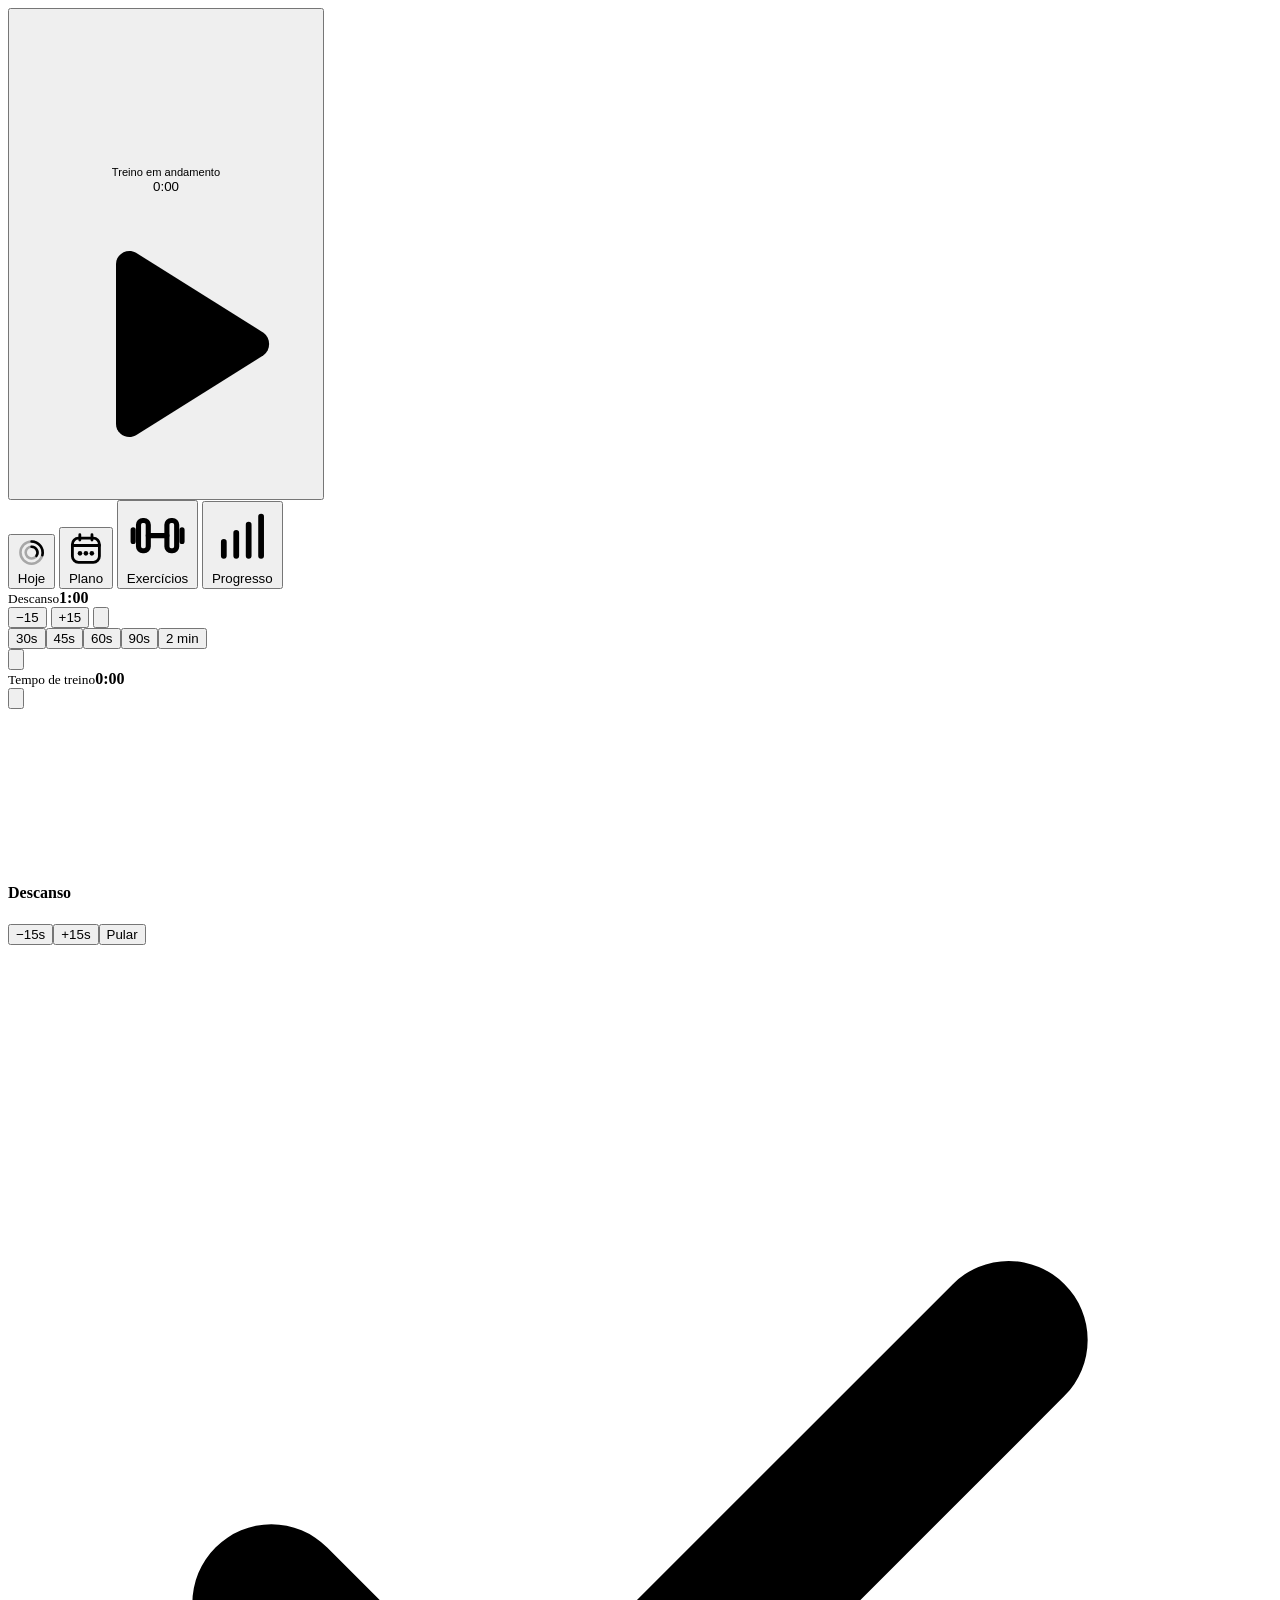
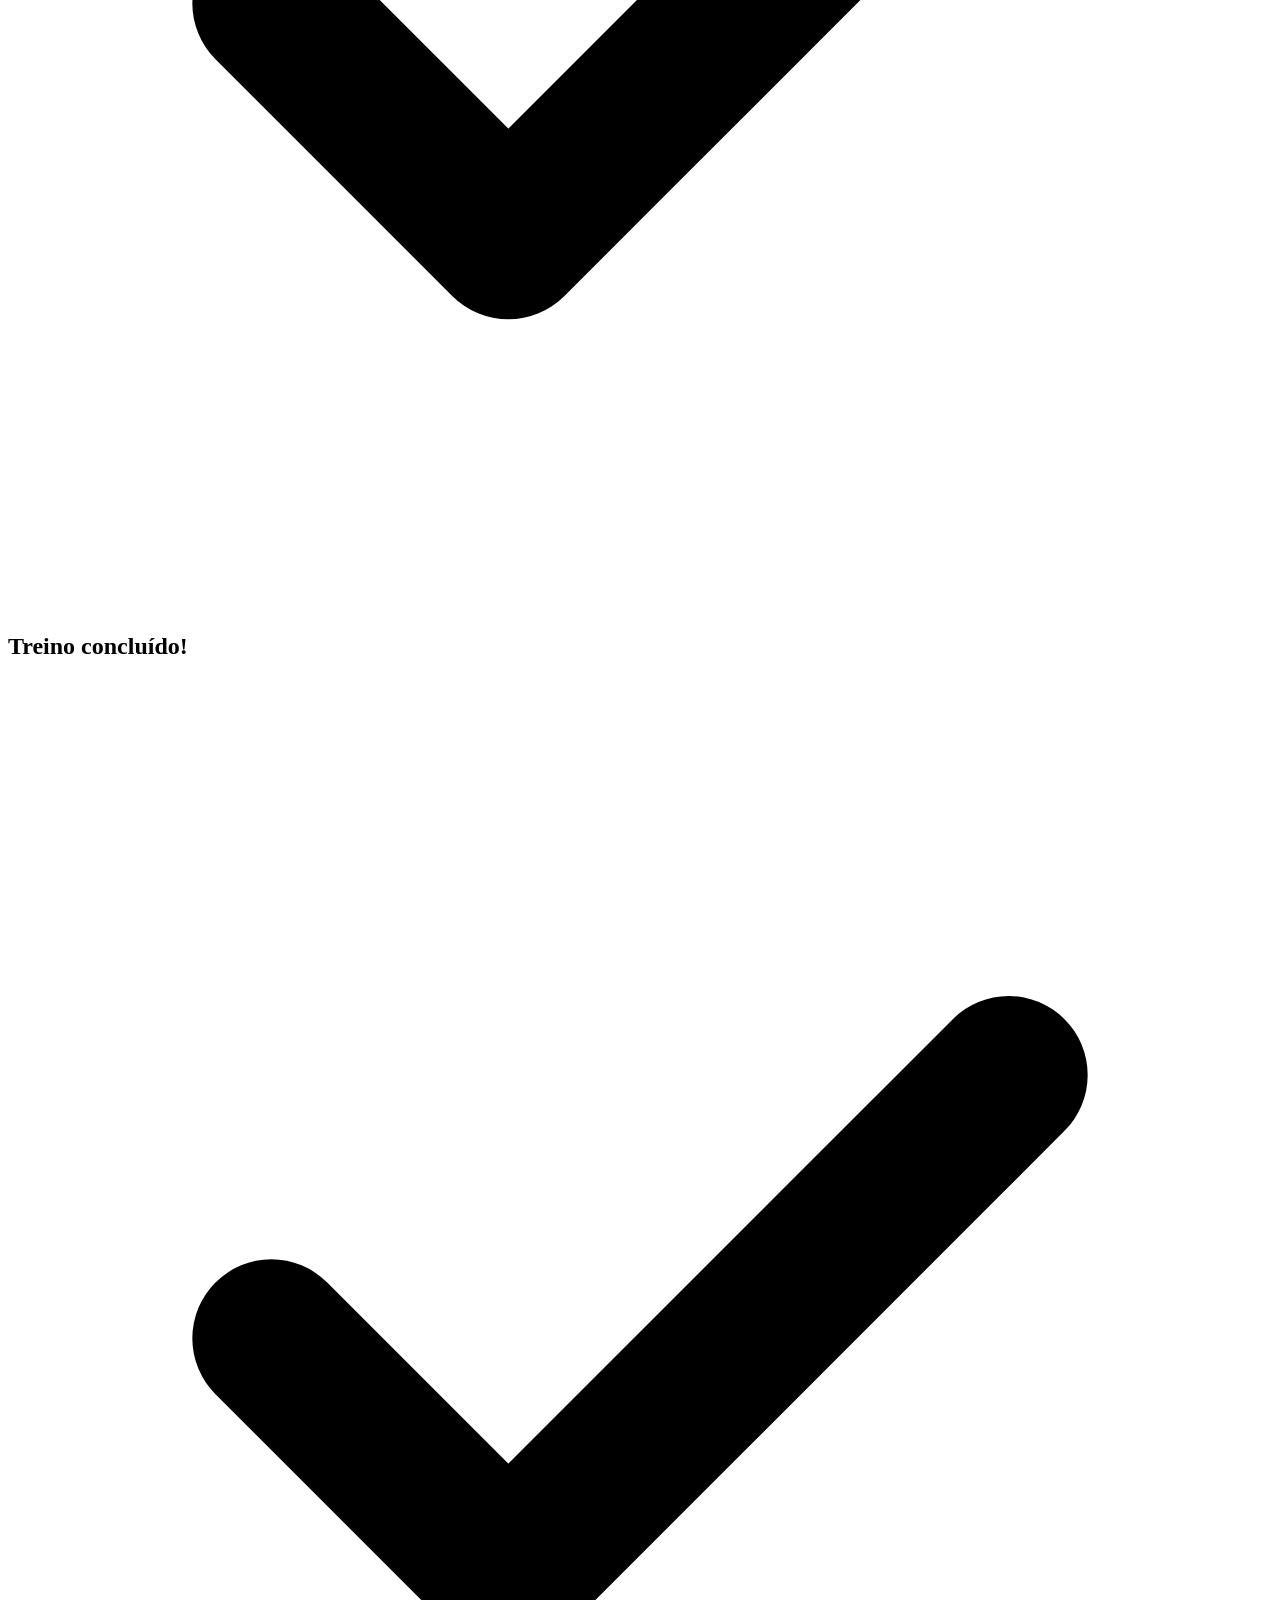
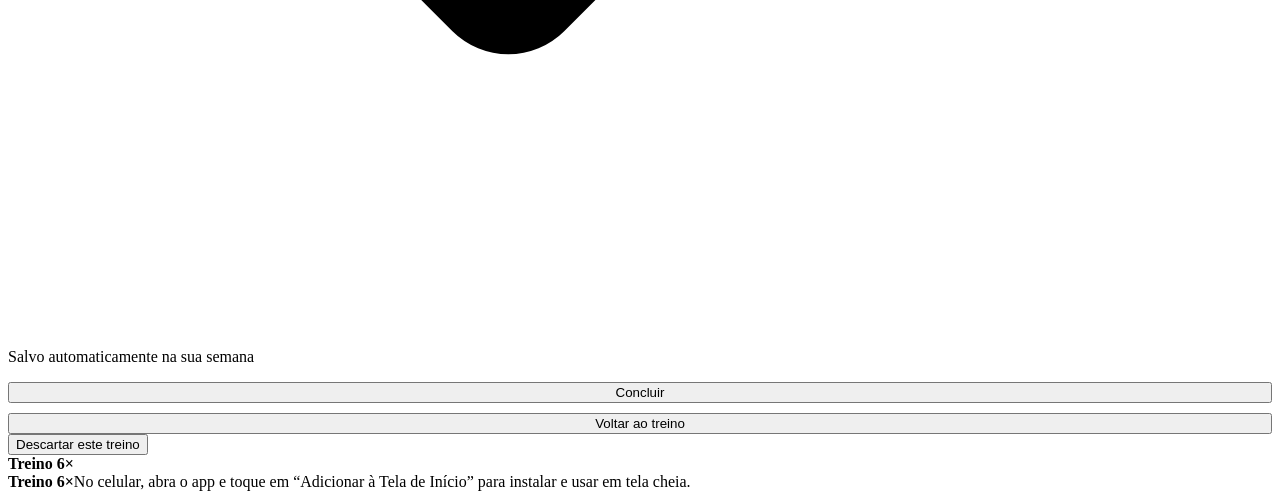
<file: src/index.html>
<!DOCTYPE html>
<html lang="pt-BR">
<head>
<meta charset="utf-8">
<meta name="viewport" content="width=device-width, initial-scale=1, viewport-fit=cover, user-scalable=no">
<meta name="theme-color" content="#F2F4F7">
<meta name="apple-mobile-web-app-capable" content="yes">
<meta name="mobile-web-app-capable" content="yes">
<meta name="apple-mobile-web-app-status-bar-style" content="default">
<meta name="apple-mobile-web-app-title" content="Treino 6×">
<meta name="application-name" content="Treino 6×">
<meta name="description" content="App de treino de 6 dias com animações, cronômetro e timer de descanso.">
<title>Treino 6×</title>
<link rel="apple-touch-icon" href="icons/apple-touch-icon.png">
<link rel="icon" href="data:image/svg+xml,%3Csvg xmlns='http://www.w3.org/2000/svg' viewBox='0 0 32 32'%3E%3Crect width='32' height='32' rx='9' fill='%230B1B3A'/%3E%3Cpath d='M11 16h10M8.5 12v8M23.5 12v8M5.5 14v4M26.5 14v4' stroke='%235AC8FA' stroke-width='2.6' stroke-linecap='round'/%3E%3C/svg%3E">
<style>
/*__CSS__*/
</style>
</head>
<body>
<div class="app" id="app">
  <div class="views">
    <div class="view" data-tab="hoje"></div>
    <div class="view" data-tab="plano" hidden></div>
    <div class="view" data-tab="exercicios" hidden></div>
    <div class="view" data-tab="progresso" hidden></div>
  </div>

  <!-- treino em andamento (minimizado) -->
  <button class="mini" id="mini" aria-label="Voltar ao treino em andamento">
    <div class="thumb stage"><canvas id="mini-canvas" aria-hidden="true"></canvas></div>
    <div class="tx"><small>Treino em andamento</small><b id="mini-title"></b></div>
    <span class="tm tnum" id="mini-time">0:00</span>
    <span class="go"><svg viewBox="0 0 24 24" fill="currentColor"><path d="M8 5.6v12.8c0 .8.9 1.3 1.6.9l10.2-6.4c.6-.4.6-1.4 0-1.8L9.6 4.7C8.9 4.3 8 4.8 8 5.6z"/></svg></span>
  </button>

  <!-- barra de abas -->
  <nav class="tabbar" id="tabbar" role="tablist" aria-label="Seções do app">
    <button role="tab" data-tab="hoje" aria-selected="true">
      <svg viewBox="0 0 28 28" fill="none" stroke="currentColor" stroke-width="2.3" stroke-linecap="round"><circle cx="14" cy="14" r="10" stroke-opacity=".3"/><path class="a" d="M14 4a10 10 0 0 1 9.7 12.4"/><circle cx="14" cy="14" r="5.3" stroke-opacity=".3"/><path class="a" d="M14 8.7a5.3 5.3 0 0 1 4.4 8.3"/></svg>
      Hoje
    </button>
    <button role="tab" data-tab="plano" aria-selected="false">
      <svg viewBox="0 0 28 28" fill="none" stroke="currentColor" stroke-width="2.1" stroke-linecap="round" stroke-linejoin="round"><rect x="4" y="6" width="20" height="18" rx="4.5"/><path d="M4 11.5h20M9.5 3.5v4M18.5 3.5v4"/><circle class="af" cx="9.6" cy="17.3" r="1.7" fill="currentColor" stroke="none"/><circle class="af" cx="14" cy="17.3" r="1.7" fill="currentColor" stroke="none"/><circle class="af" cx="18.4" cy="17.3" r="1.7" fill="currentColor" stroke="none"/></svg>
      Plano
    </button>
    <button role="tab" data-tab="exercicios" aria-selected="false">
      <svg viewBox="0 0 28 28" fill="none" stroke="currentColor" stroke-width="2.2" stroke-linecap="round" stroke-linejoin="round"><path d="M10 14h8M3.5 11.5v5M24.5 11.5v5"/><rect class="a" x="5.8" y="7.5" width="4.2" height="13" rx="1.8"/><rect class="a" x="18" y="7.5" width="4.2" height="13" rx="1.8"/></svg>
      Exercícios
    </button>
    <button role="tab" data-tab="progresso" aria-selected="false">
      <svg viewBox="0 0 28 28" fill="none" stroke="currentColor" stroke-width="2.5" stroke-linecap="round"><path d="M6 22.5v-6M11.4 22.5V12.5M16.8 22.5V9"/><path class="a" d="M22.2 22.5V5.5"/></svg>
      Progresso
    </button>
  </nav>

  <!-- timer de descanso avulso -->
  <div class="dock" id="dock" role="timer" aria-hidden="true">
    <div class="dock-row">
      <div class="mini-ring"></div>
      <div class="dock-t"><small id="dock-label">Descanso</small><b class="tnum" id="dock-time">1:00</b></div>
      <button class="ctl" data-add="-15" aria-label="Menos 15 segundos">−15</button>
      <button class="ctl" data-add="15" aria-label="Mais 15 segundos">+15</button>
      <button class="ctl" data-act="close" aria-label="Fechar timer"><svg viewBox="0 0 24 24" fill="none" stroke="currentColor" stroke-width="2.6" stroke-linecap="round"><path d="M6 6l12 12M18 6L6 18"/></svg></button>
    </div>
    <div class="presets"><button data-s="30">30s</button><button data-s="45">45s</button><button data-s="60">60s</button><button data-s="90">90s</button><button data-s="120">2 min</button></div>
  </div>

  <!-- modo treino -->
  <div class="session" id="session" role="dialog" aria-modal="true" aria-label="Modo treino" aria-hidden="true">
    <div class="s-top">
      <button class="icon-btn" id="ses-close" aria-label="Minimizar treino"><svg viewBox="0 0 24 24" fill="none" stroke="currentColor" stroke-width="2.6" stroke-linecap="round" stroke-linejoin="round"><path d="M6 9l6 6 6-6"/></svg></button>
      <div class="s-clock" id="ses-clockwrap"><small id="ses-clocklabel">Tempo de treino</small><b class="tnum" id="ses-clock" role="timer">0:00</b><small class="day" id="ses-day"></small></div>
      <button class="icon-btn" id="ses-pause" aria-label="Pausar treino"><svg viewBox="0 0 24 24" fill="currentColor"><rect x="6" y="5" width="4.2" height="14" rx="1.4"/><rect x="13.8" y="5" width="4.2" height="14" rx="1.4"/></svg></button>
    </div>
    <div class="s-prog" id="ses-prog"></div>
    <div class="s-main">
      <div class="stage s-stage">
        <canvas id="ses-canvas" aria-hidden="true"></canvas>
        <div class="stage-ui"><div class="phase" aria-live="polite"><span id="ses-phase"></span></div></div>
      </div>
      <div class="s-info" id="ses-info"></div>
    </div>
    <div class="rest-panel" id="rest" aria-hidden="true">
      <div class="rest-in">
        <div class="big-ring" id="rest-ring"></div>
        <h4>Descanso</h4>
        <p class="next" id="rest-next"></p>
        <div class="rest-btns"><button data-rest="-15">−15s</button><button data-rest="15">+15s</button><button class="skip" data-rest="skip">Pular</button></div>
      </div>
    </div>
    <div class="summary" id="summary">
      <div class="sum-in">
        <div class="sum-badge"><svg viewBox="0 0 24 24" fill="none" stroke="currentColor" stroke-width="3" stroke-linecap="round" stroke-linejoin="round"><path d="M5 12.5l4.5 4.5L19 7.5"/></svg></div>
        <h2 id="sum-title">Treino concluído!</h2>
        <p id="sum-sub"></p>
        <div class="sum-stats" id="sum-stats"></div>
        <p class="sum-saved"><svg viewBox="0 0 24 24" fill="none" stroke="currentColor" stroke-width="3" stroke-linecap="round" stroke-linejoin="round"><path d="M5 12.5l4.5 4.5L19 7.5"/></svg>Salvo automaticamente na sua semana</p>
        <button class="main-btn" id="sum-save" style="width:100%">Concluir</button>
        <button class="main-btn alt" id="sum-back" style="width:100%;margin-top:10px">Voltar ao treino</button>
        <button class="link-btn" id="sum-discard">Descartar este treino</button>
      </div>
    </div>
  </div>

  <div class="toast" id="toast" role="status" aria-live="polite"></div>

  <div class="launch" id="launch" aria-hidden="true">
    <div class="logo">
      <!--__ICON__-->
      <b>Treino 6×</b>
    </div>
  </div>
</div>
<div class="desk-note"><b>Treino 6×</b>No celular, abra o app e toque em “Adicionar à Tela de Início” para instalar e usar em tela cheia.</div>

<script>
//__JS__
</script>
</body>
</html>
</file>
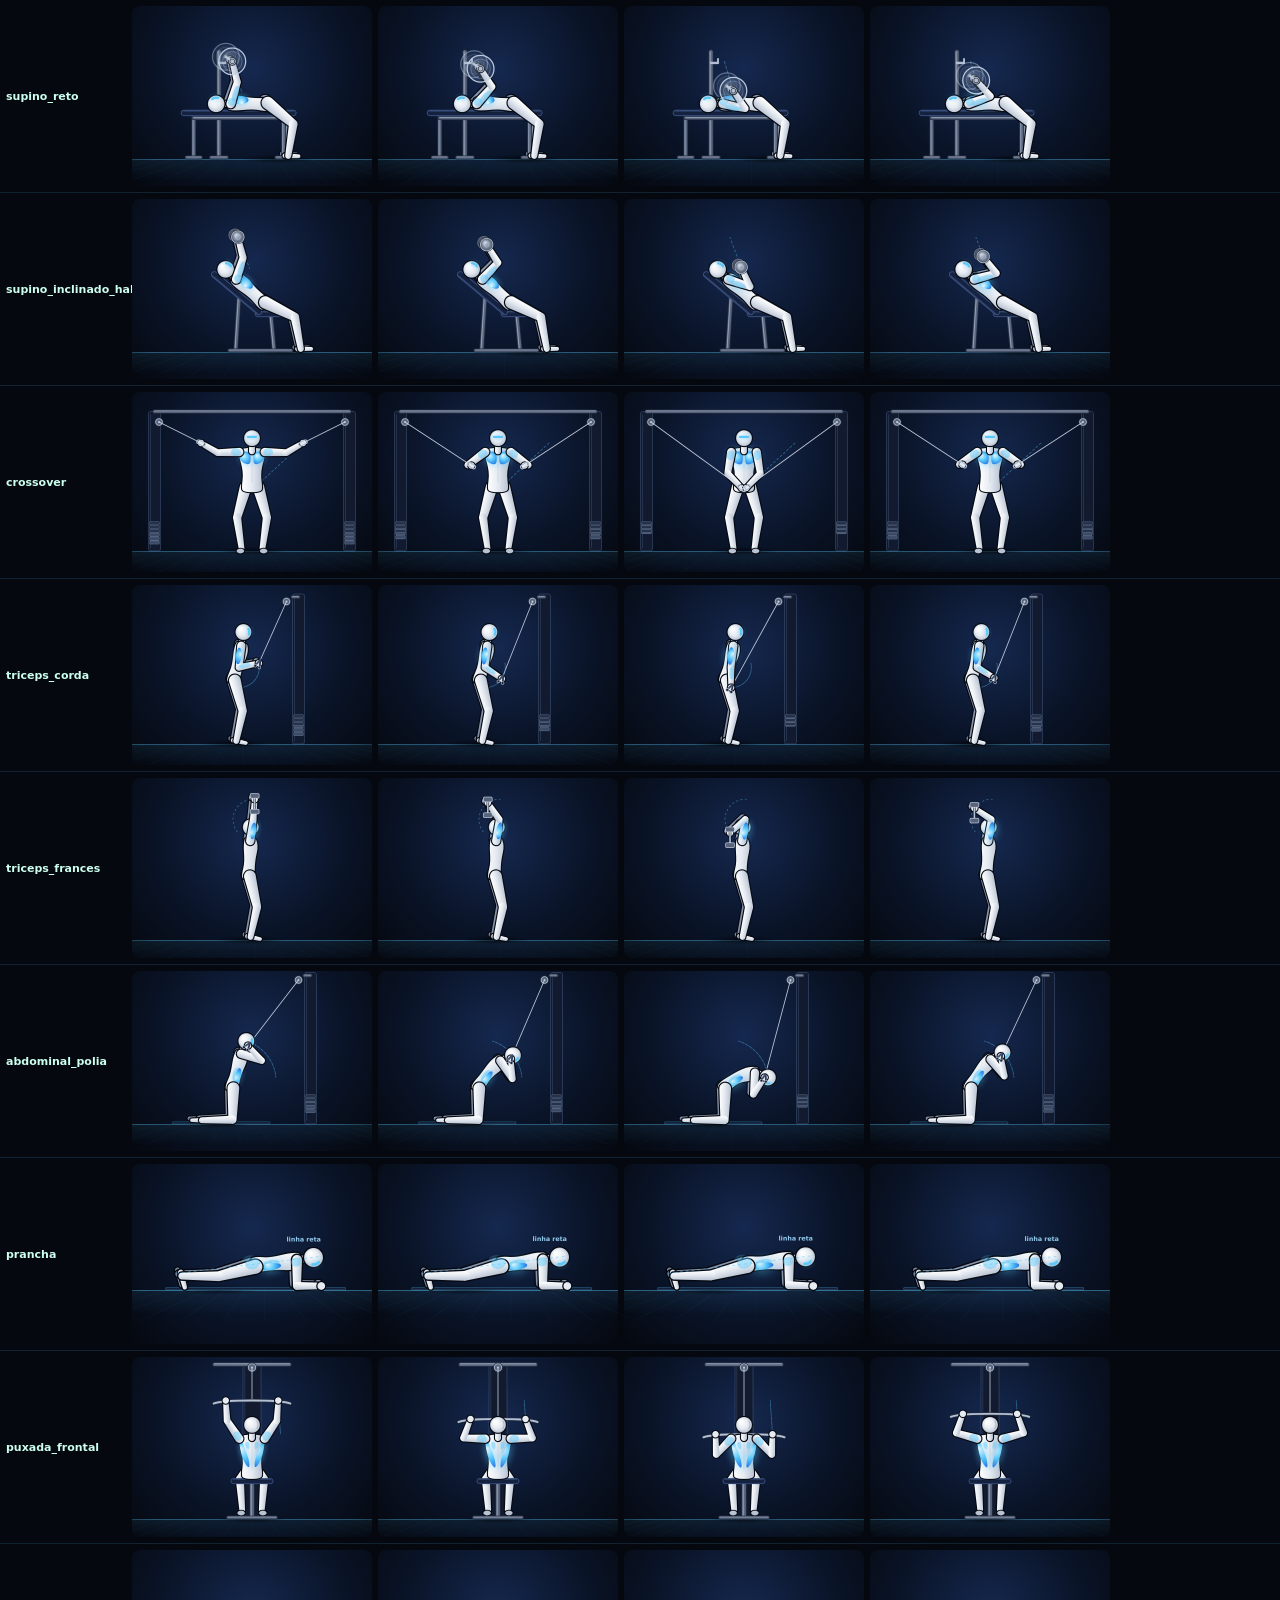
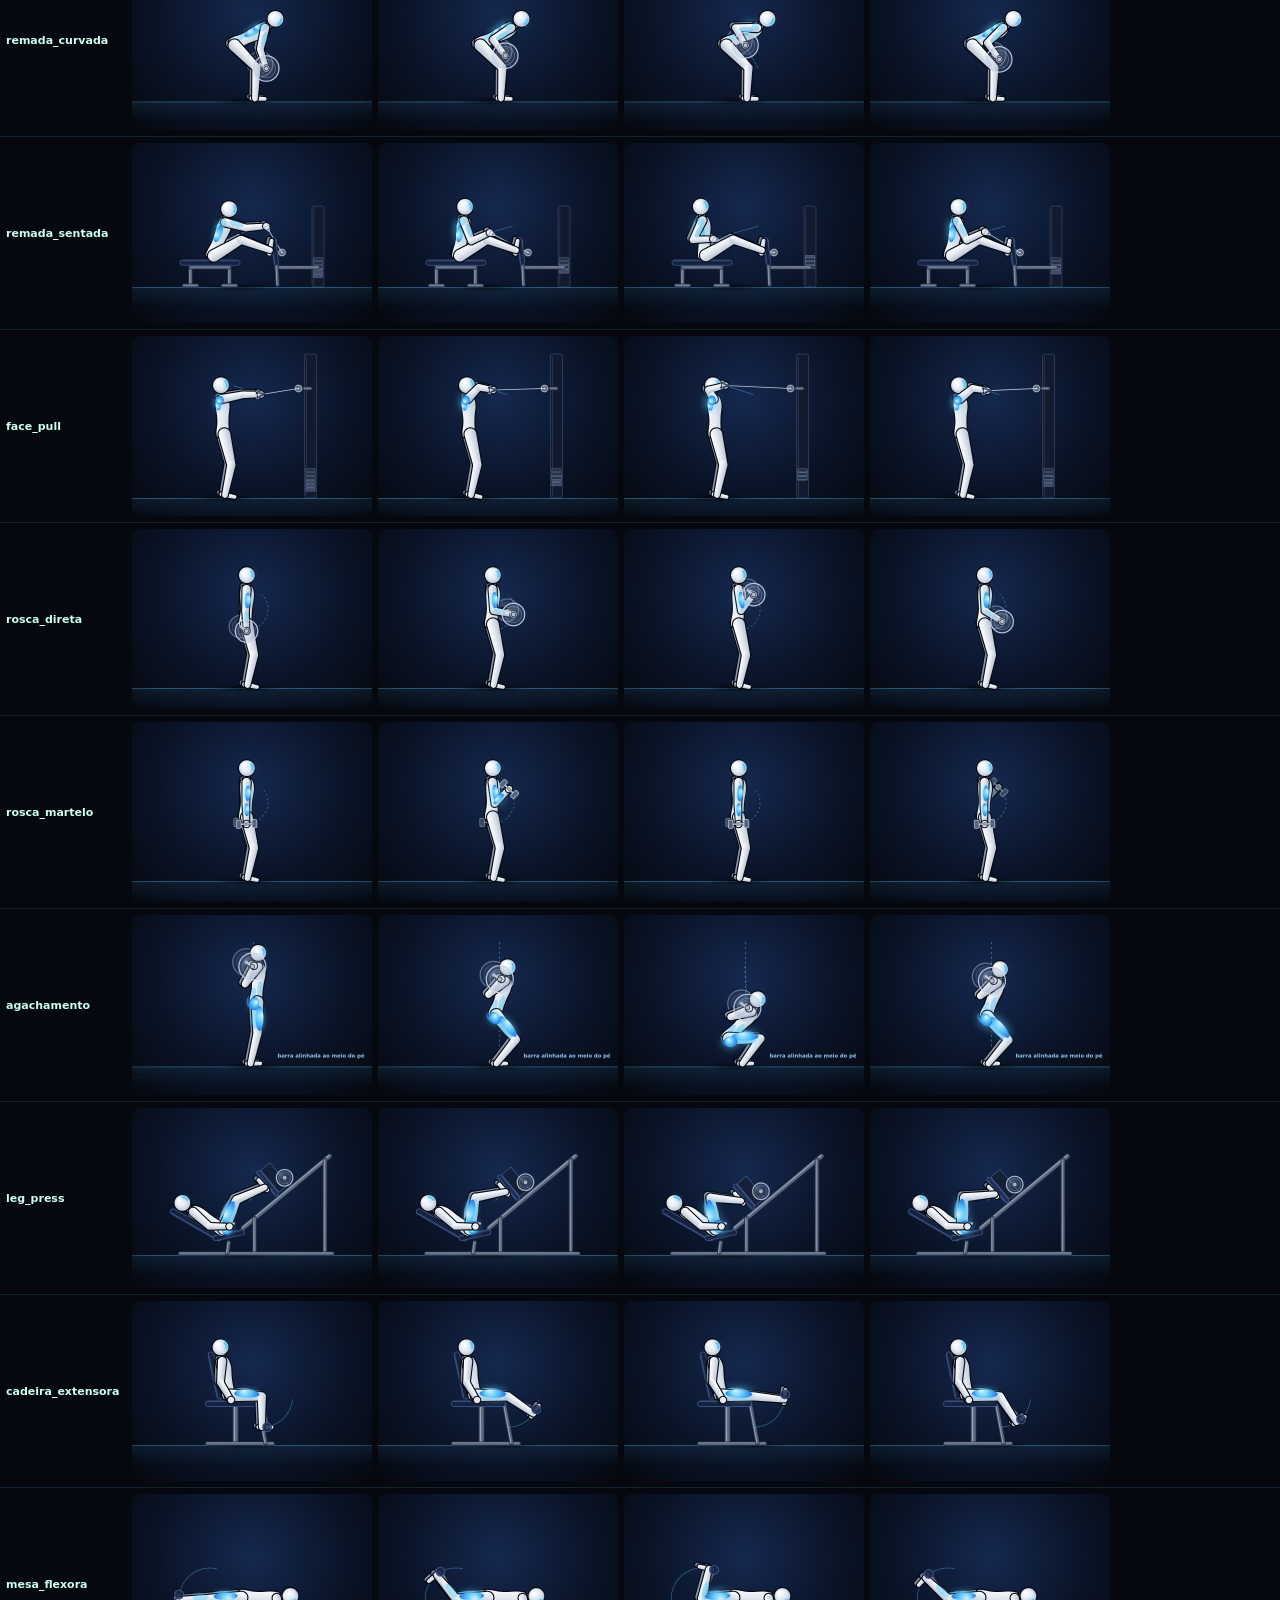
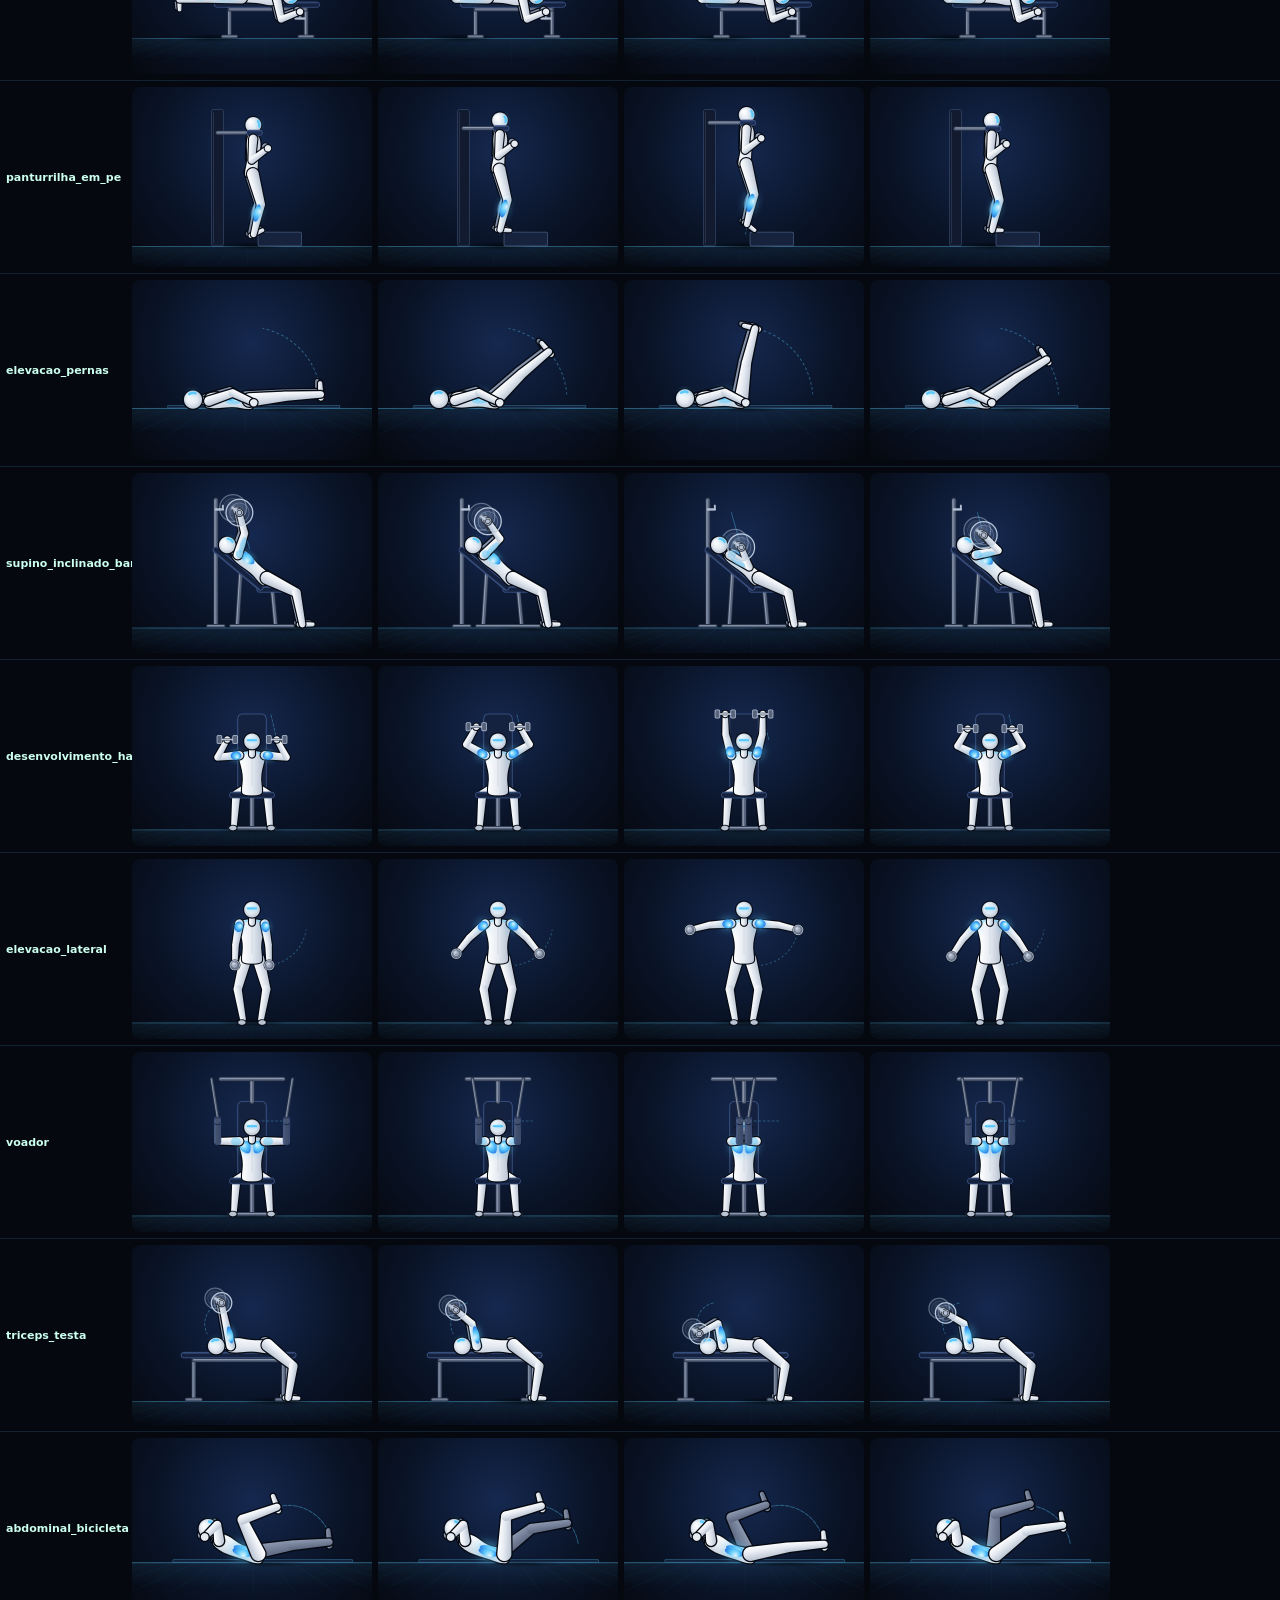
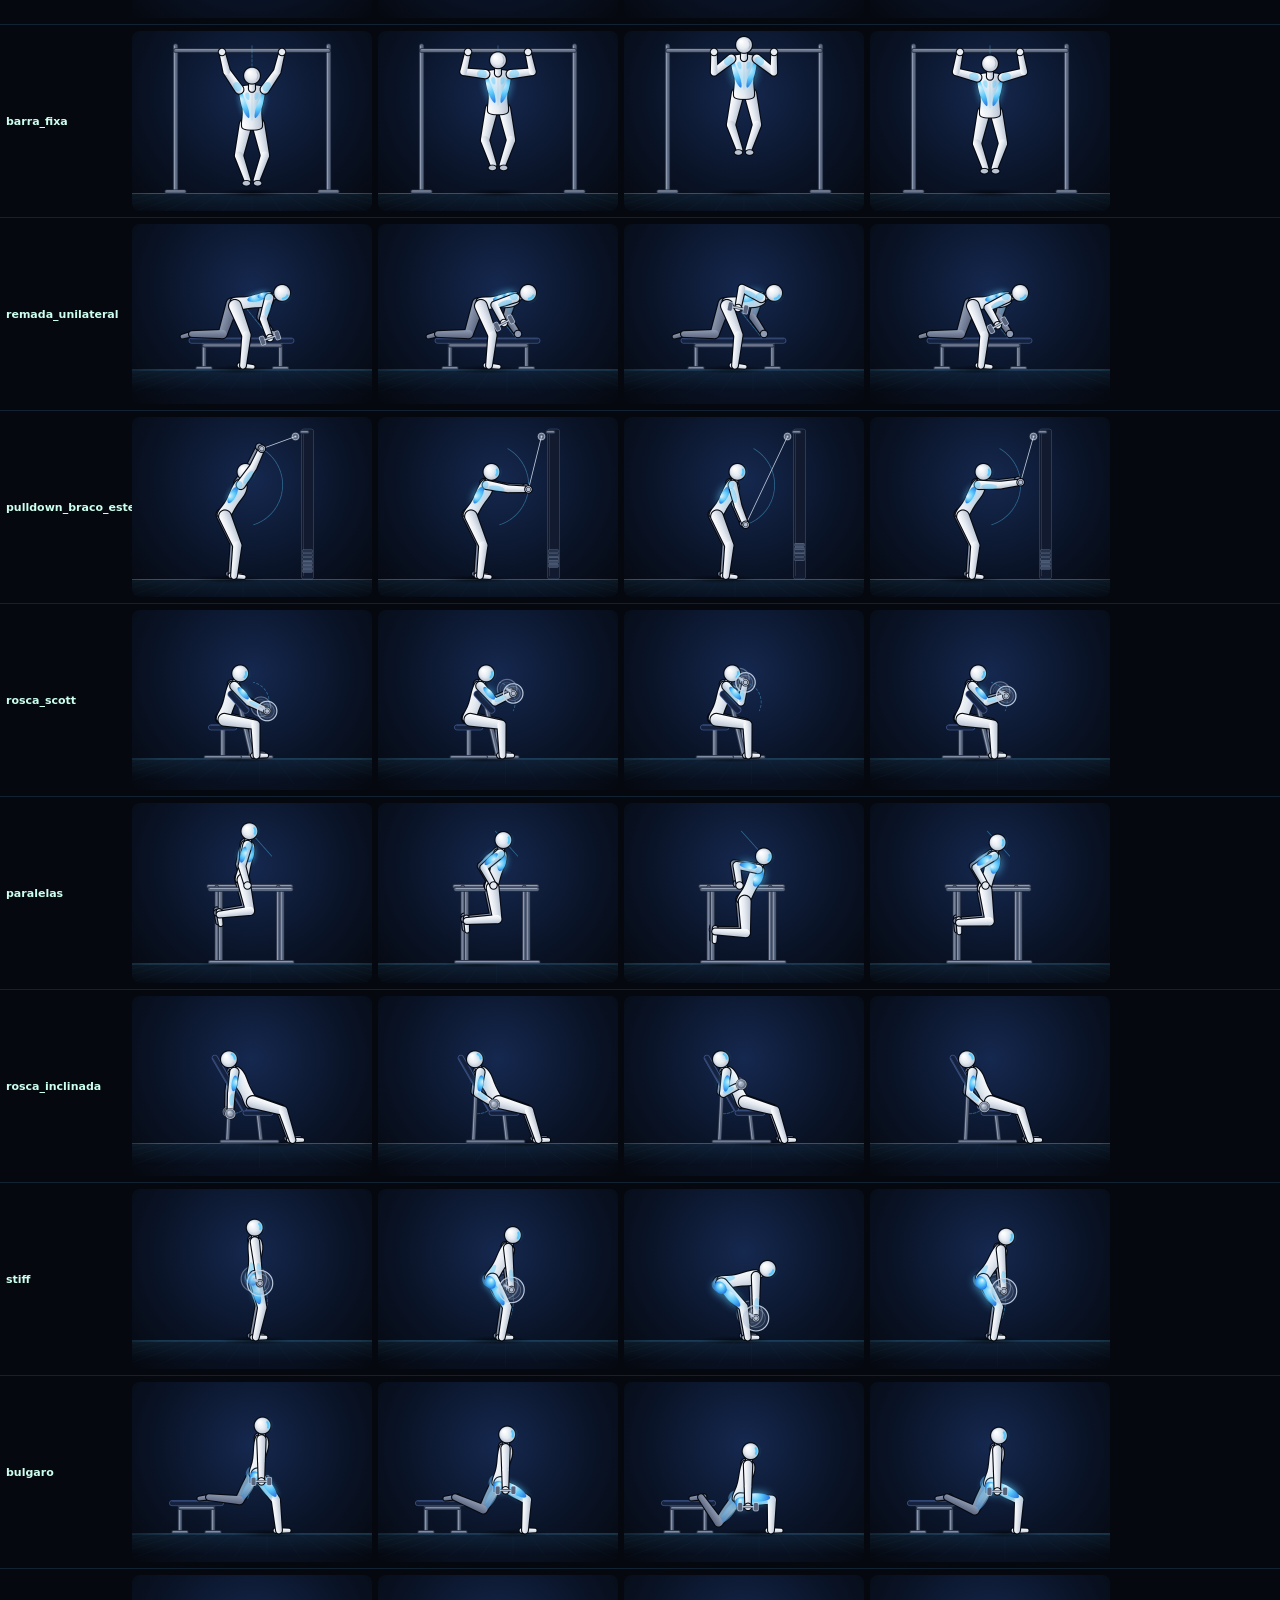
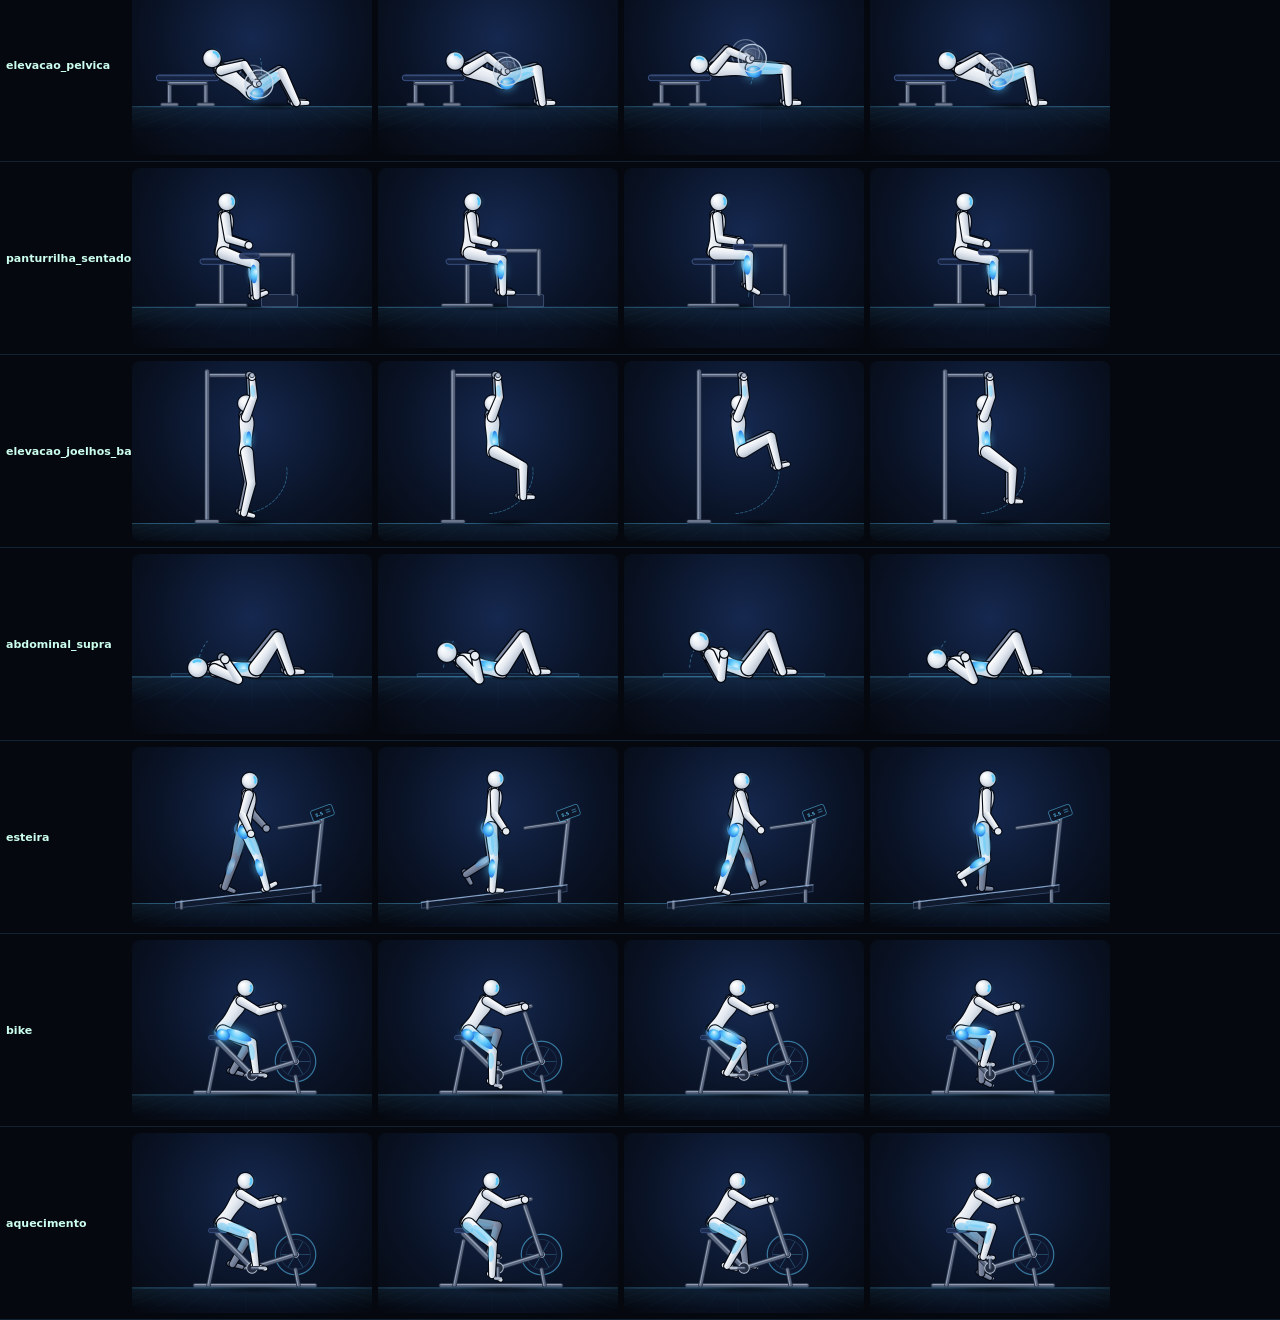
<file: tools/preview.html>
<!DOCTYPE html>
<html lang="pt-BR">
<head>
<meta charset="utf-8">
<title>Preview das animações</title>
<style>
  body { margin: 0; background: #05080F; color: #cfe; font: 12px -apple-system, system-ui, sans-serif; }
  .row { display: flex; gap: 6px; padding: 6px; align-items: center; border-bottom: 1px solid #123; }
  .row h3 { width: 120px; margin: 0; font-size: 11px; }
  canvas { width: var(--w, 240px); aspect-ratio: 4/3; background: radial-gradient(ellipse at 50% 35%, #15284F 0%, #0A1428 55%, #05080F 100%); border-radius: 8px; }
</style>
</head>
<body>
<div id="out"></div>
<script src="../src/rig.js"></script>
<script src="../src/exercises.js"></script>
<script>
  const params = new URLSearchParams(location.search);
  const only = params.get('ids') ? params.get('ids').split(',') : Rig.all();
  const ts = (params.get('t') || '0,0.25,0.5,0.75').split(',').map(Number);
  const out = document.getElementById('out'); if (params.get('w')) document.body.style.setProperty('--w', params.get('w') + 'px');
  const errors = [];
  for (const id of only) {
    const row = document.createElement('div'); row.className = 'row';
    const h = document.createElement('h3'); h.textContent = id; row.appendChild(h);
    for (const t of ts) {
      const c = document.createElement('canvas');
      row.appendChild(c);
      try { Rig.renderAt(c, id, t, +(params.get("s") || 1.5)); } catch (e) { errors.push(id + ': ' + e.message); }
    }
    out.appendChild(row);
  }
  window.__errors = errors;
</script>
</body>
</html>
</file>
